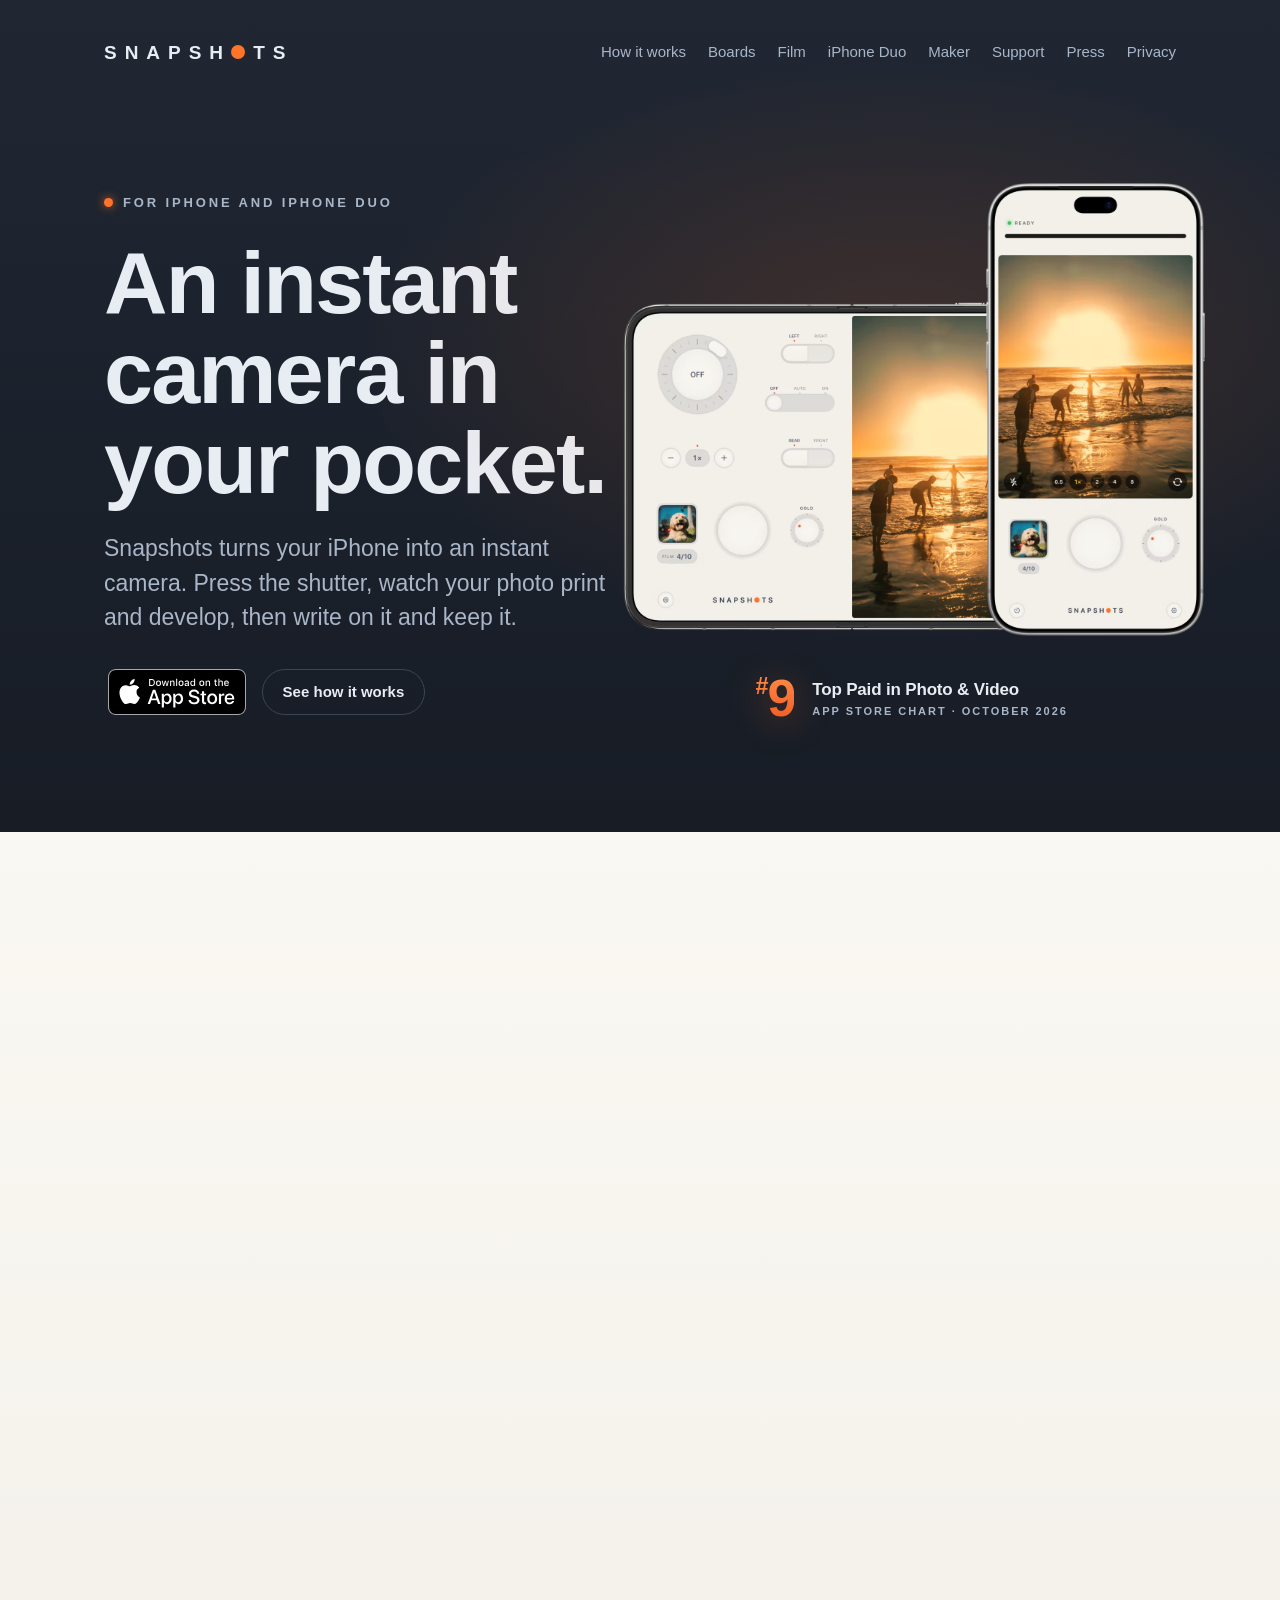
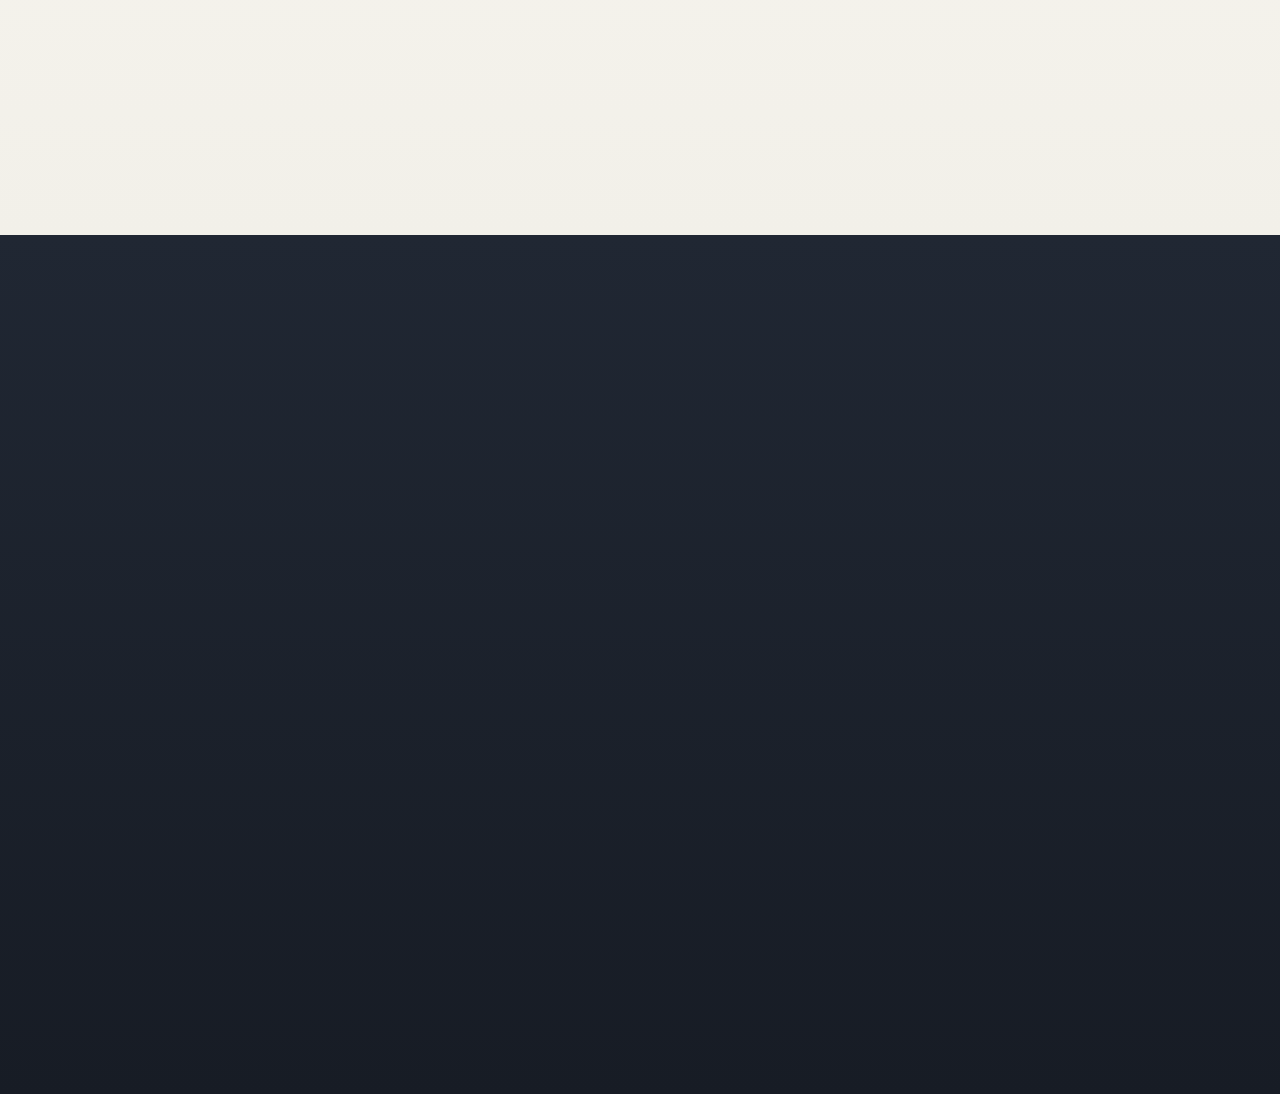
<file: index.html>
<!doctype html>
<html lang="en">
<head>
  <meta charset="utf-8">
  <title>Snapshots: Instant Film Camera</title>
  <link rel="icon" href="icons/favicon.svg" type="image/svg+xml">
  <link rel="icon" href="icons/favicon-32.png" type="image/png" sizes="32x32">
  <link rel="icon" href="icons/favicon-192.png" type="image/png" sizes="192x192">
  <link rel="apple-touch-icon" href="icons/apple-touch-icon.png">
  <link rel="canonical" href="https://cocktail5555.github.io/snapshots/app/">
  <meta http-equiv="refresh" content="0; url=app/">
</head>
<body>
<p><a href="app/">Snapshots: Instant Film Camera</a></p>
</body>
</html>
</file>
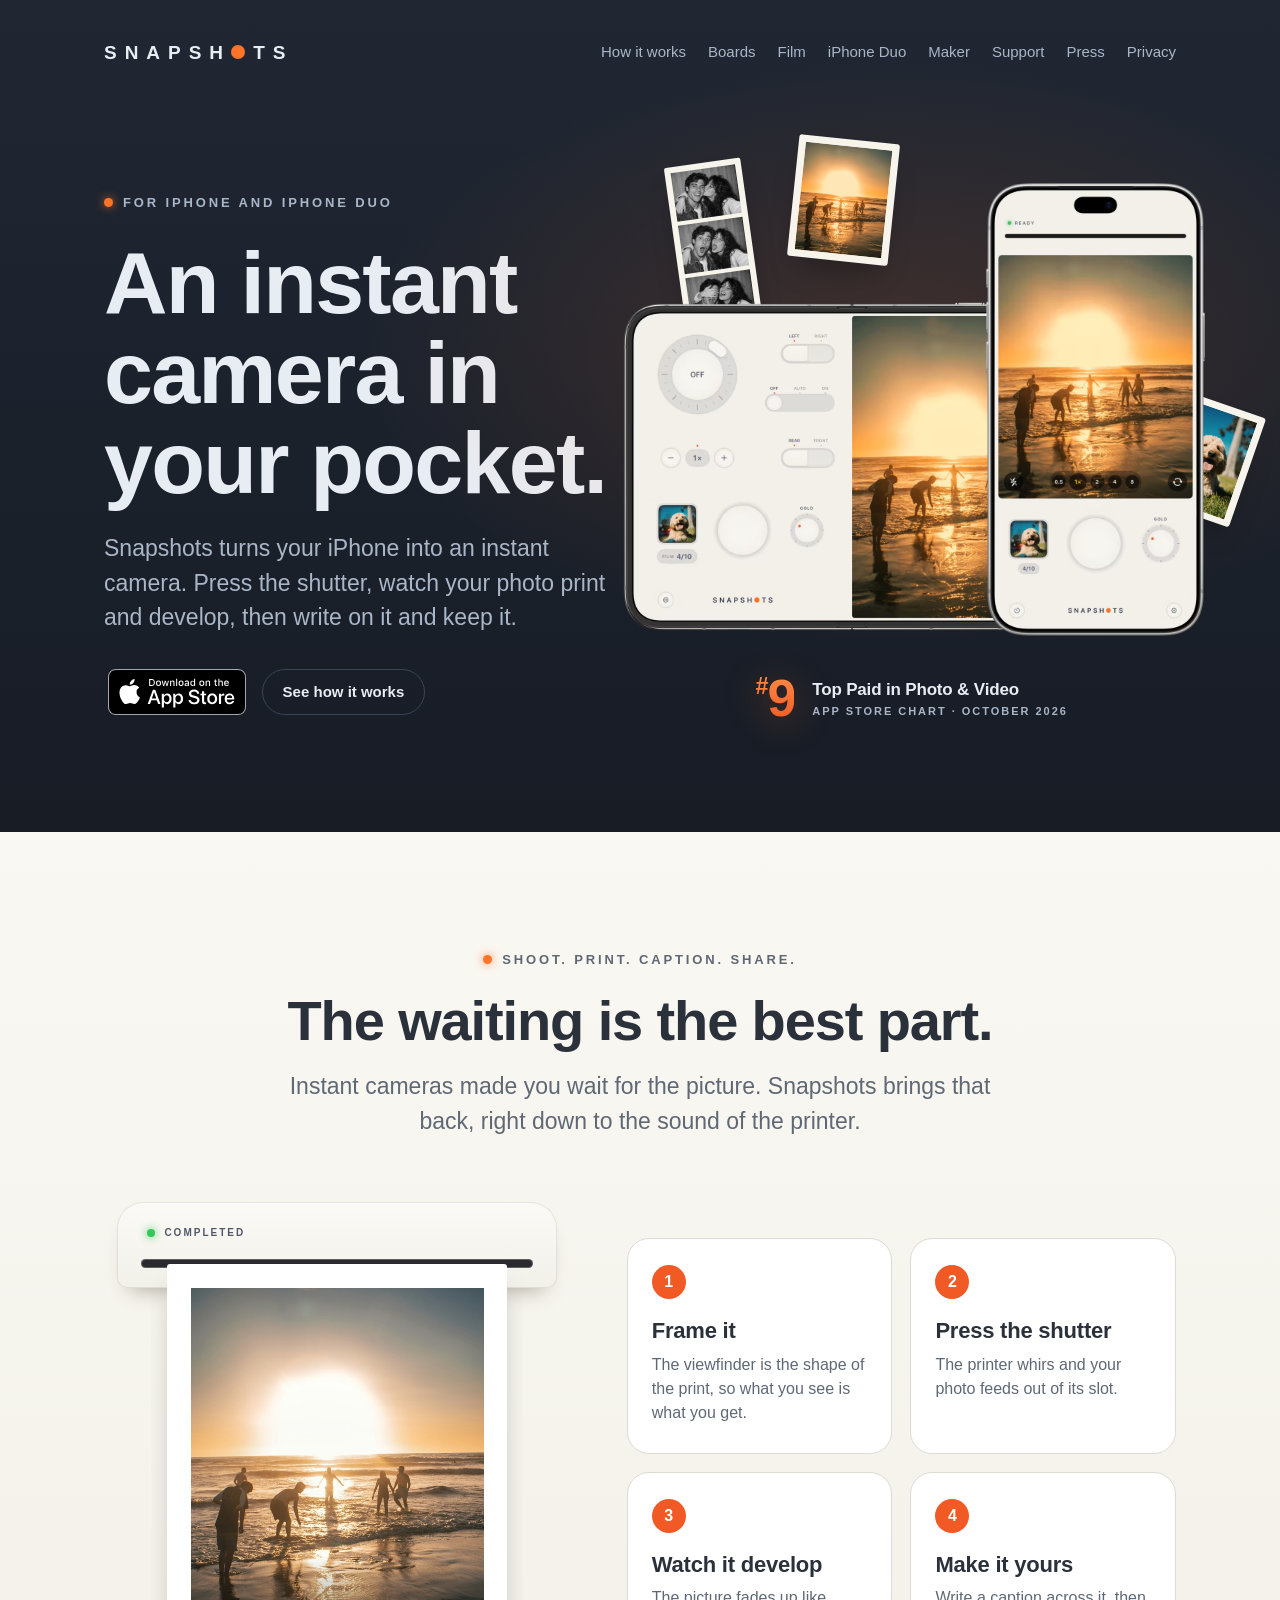
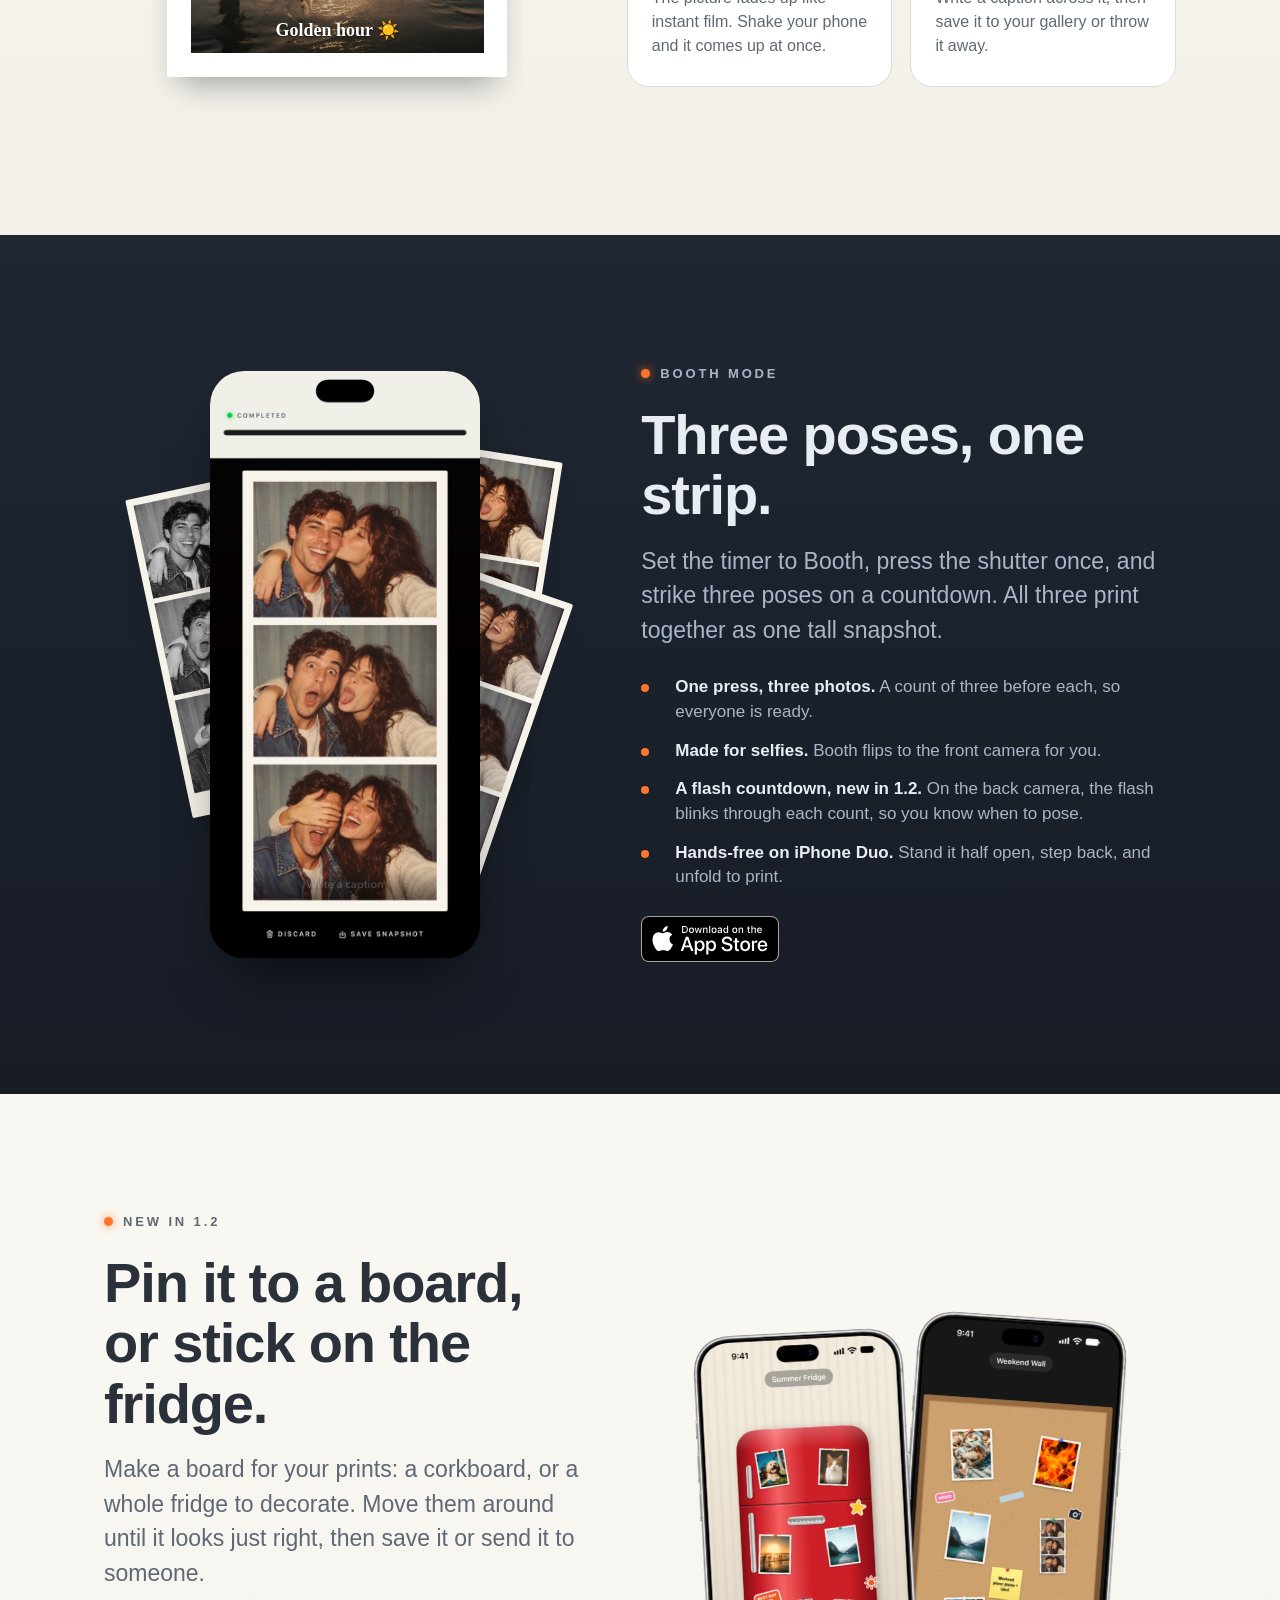
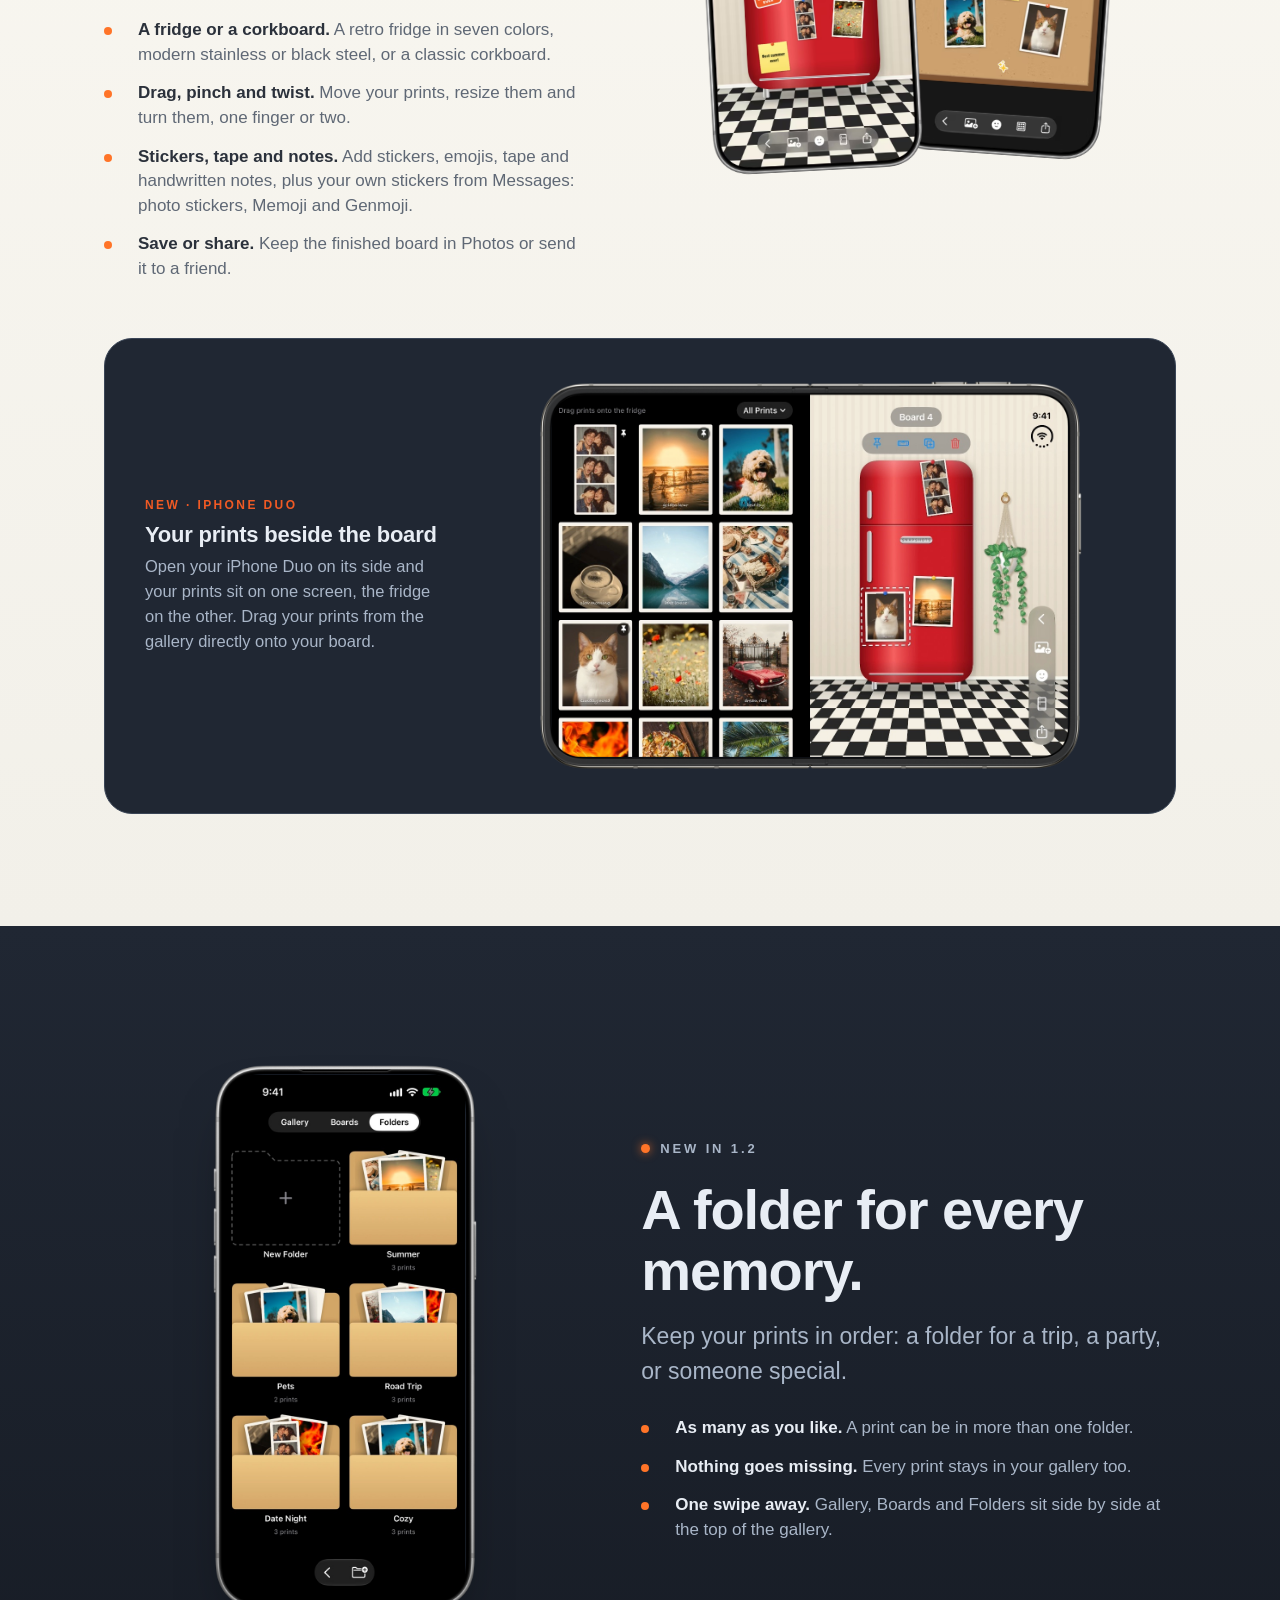
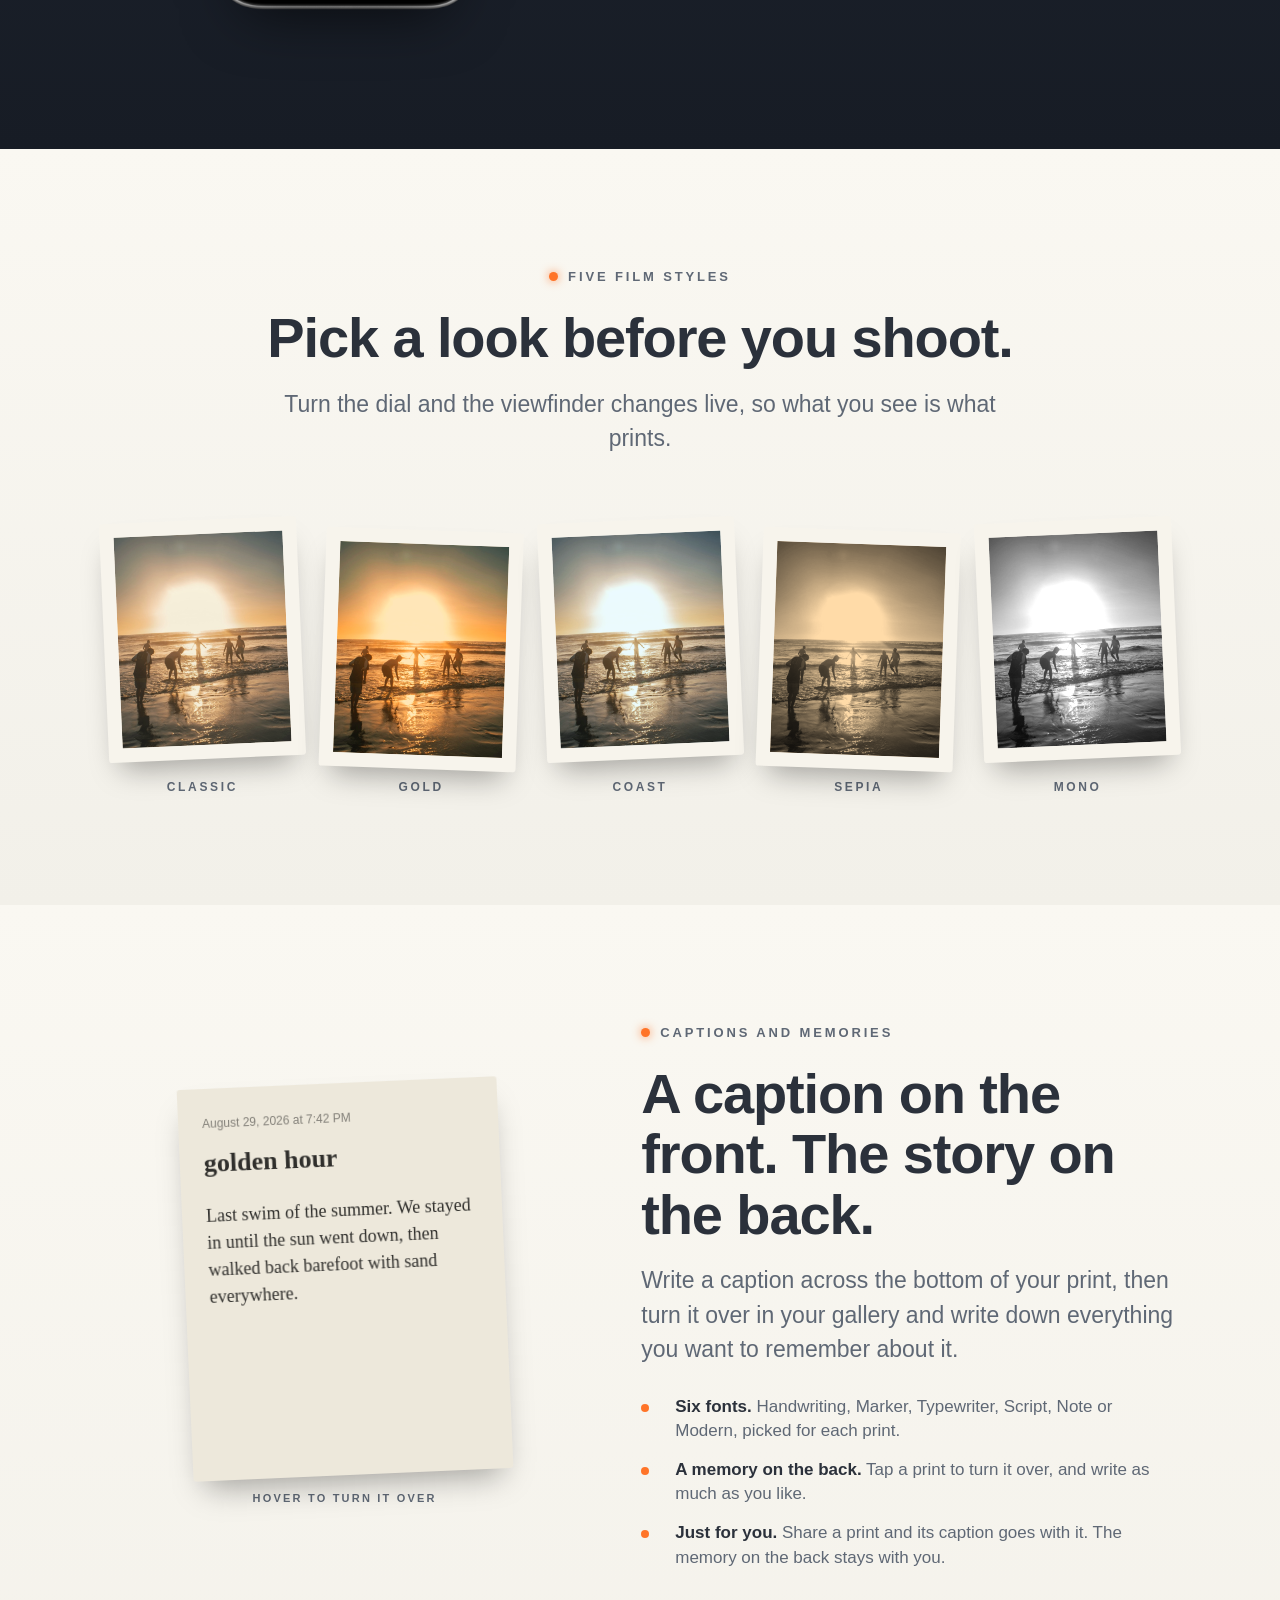
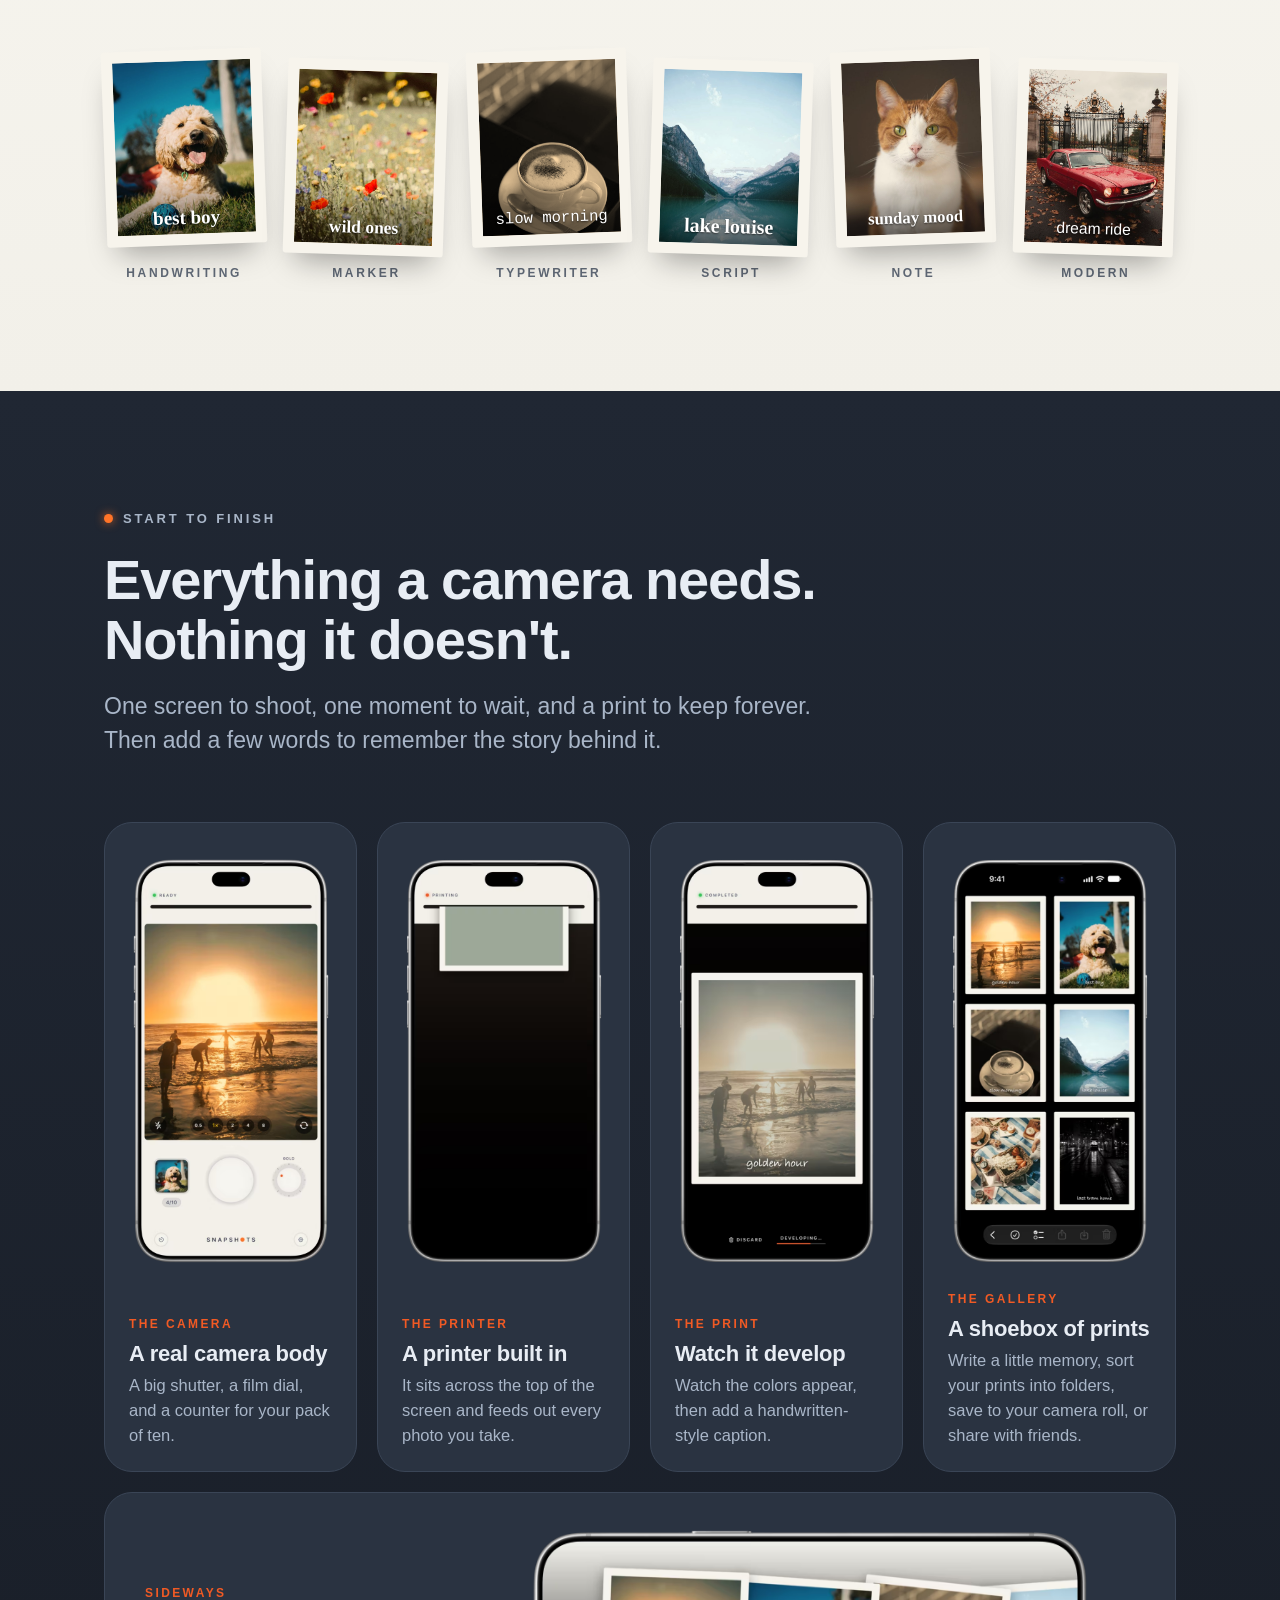
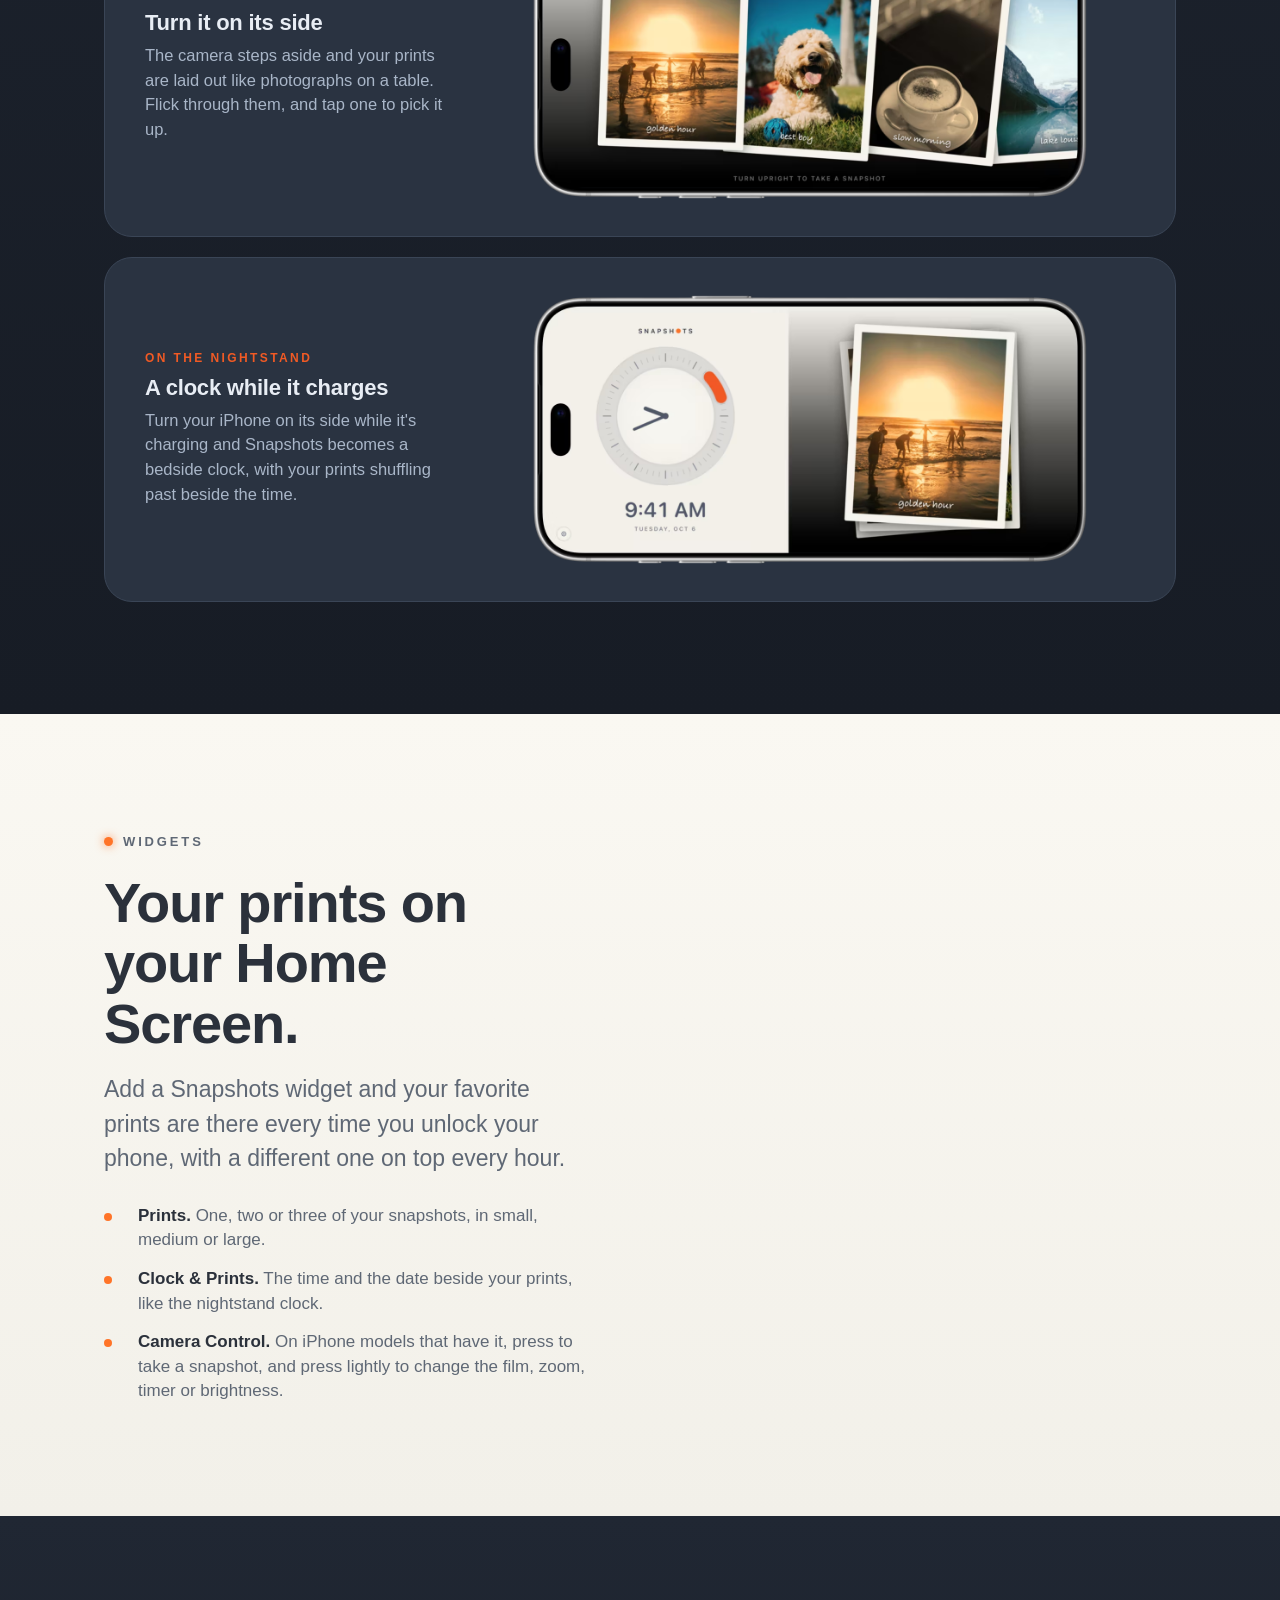
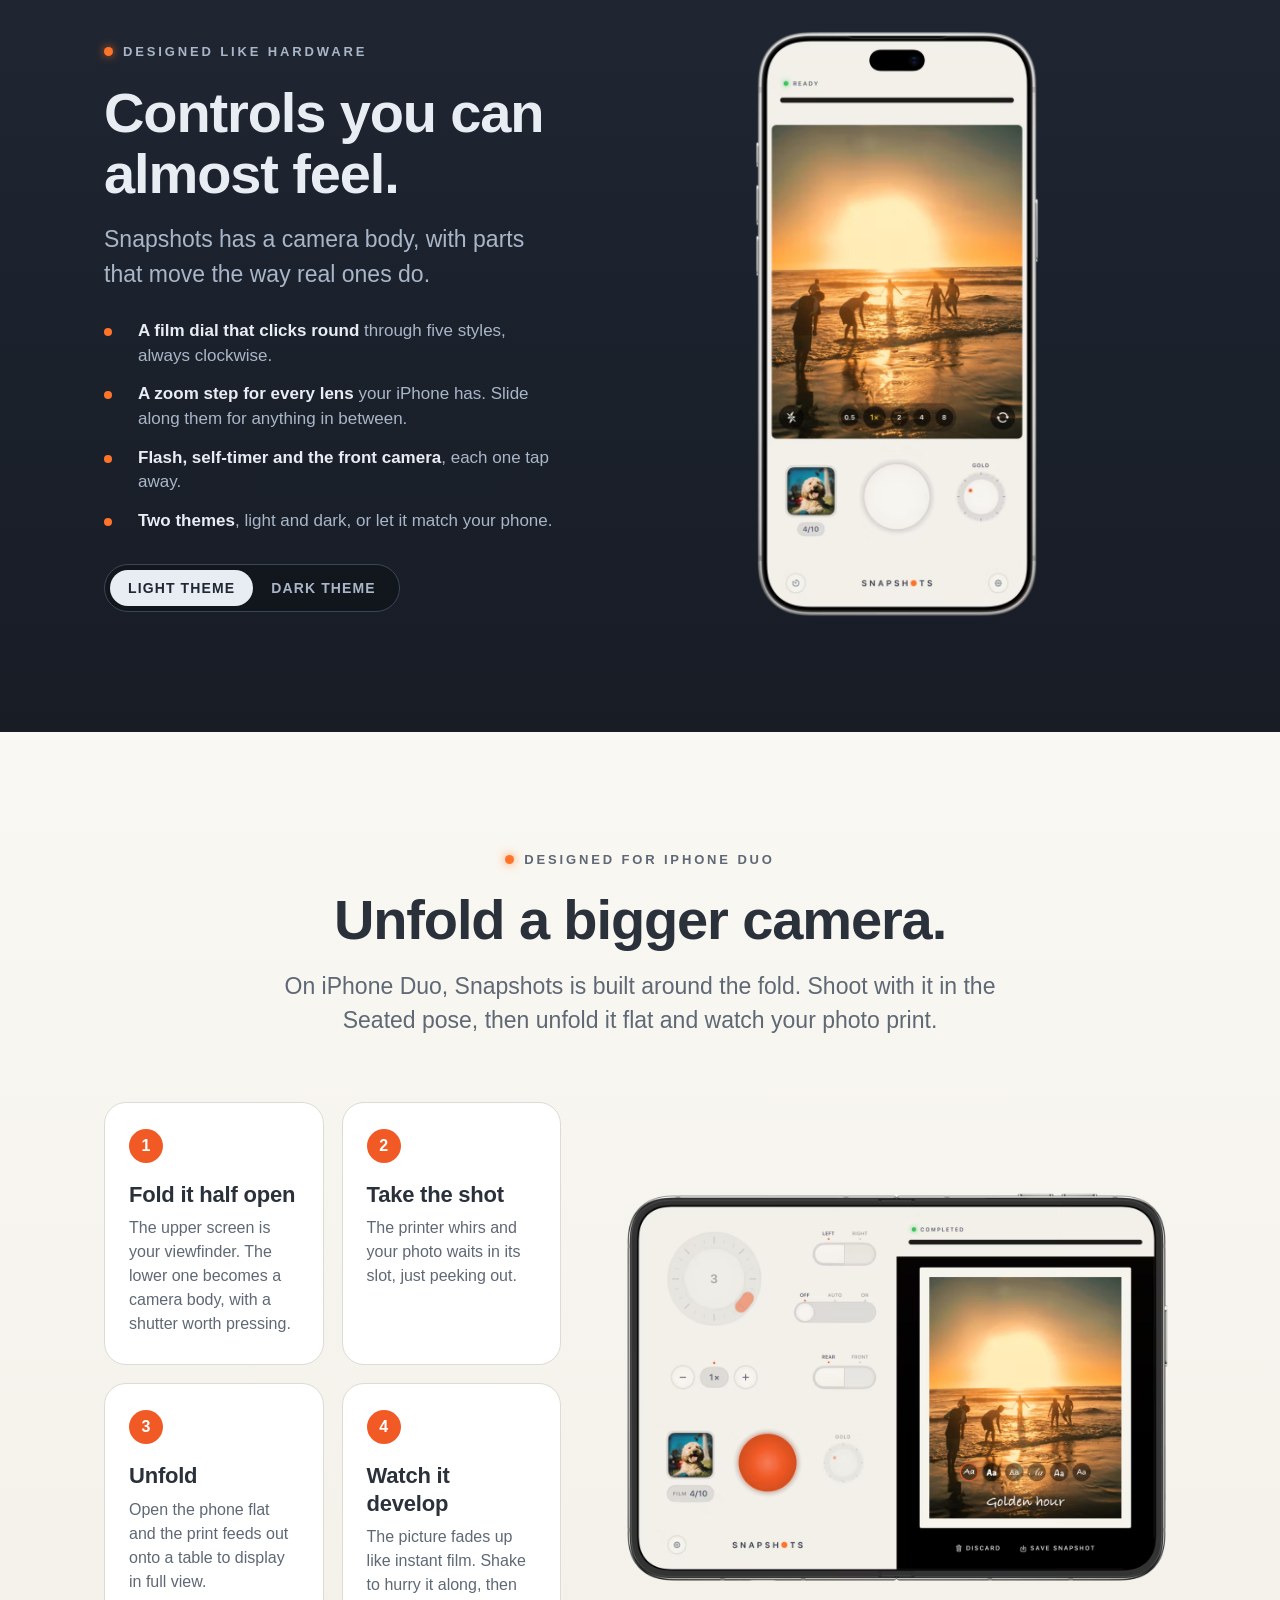
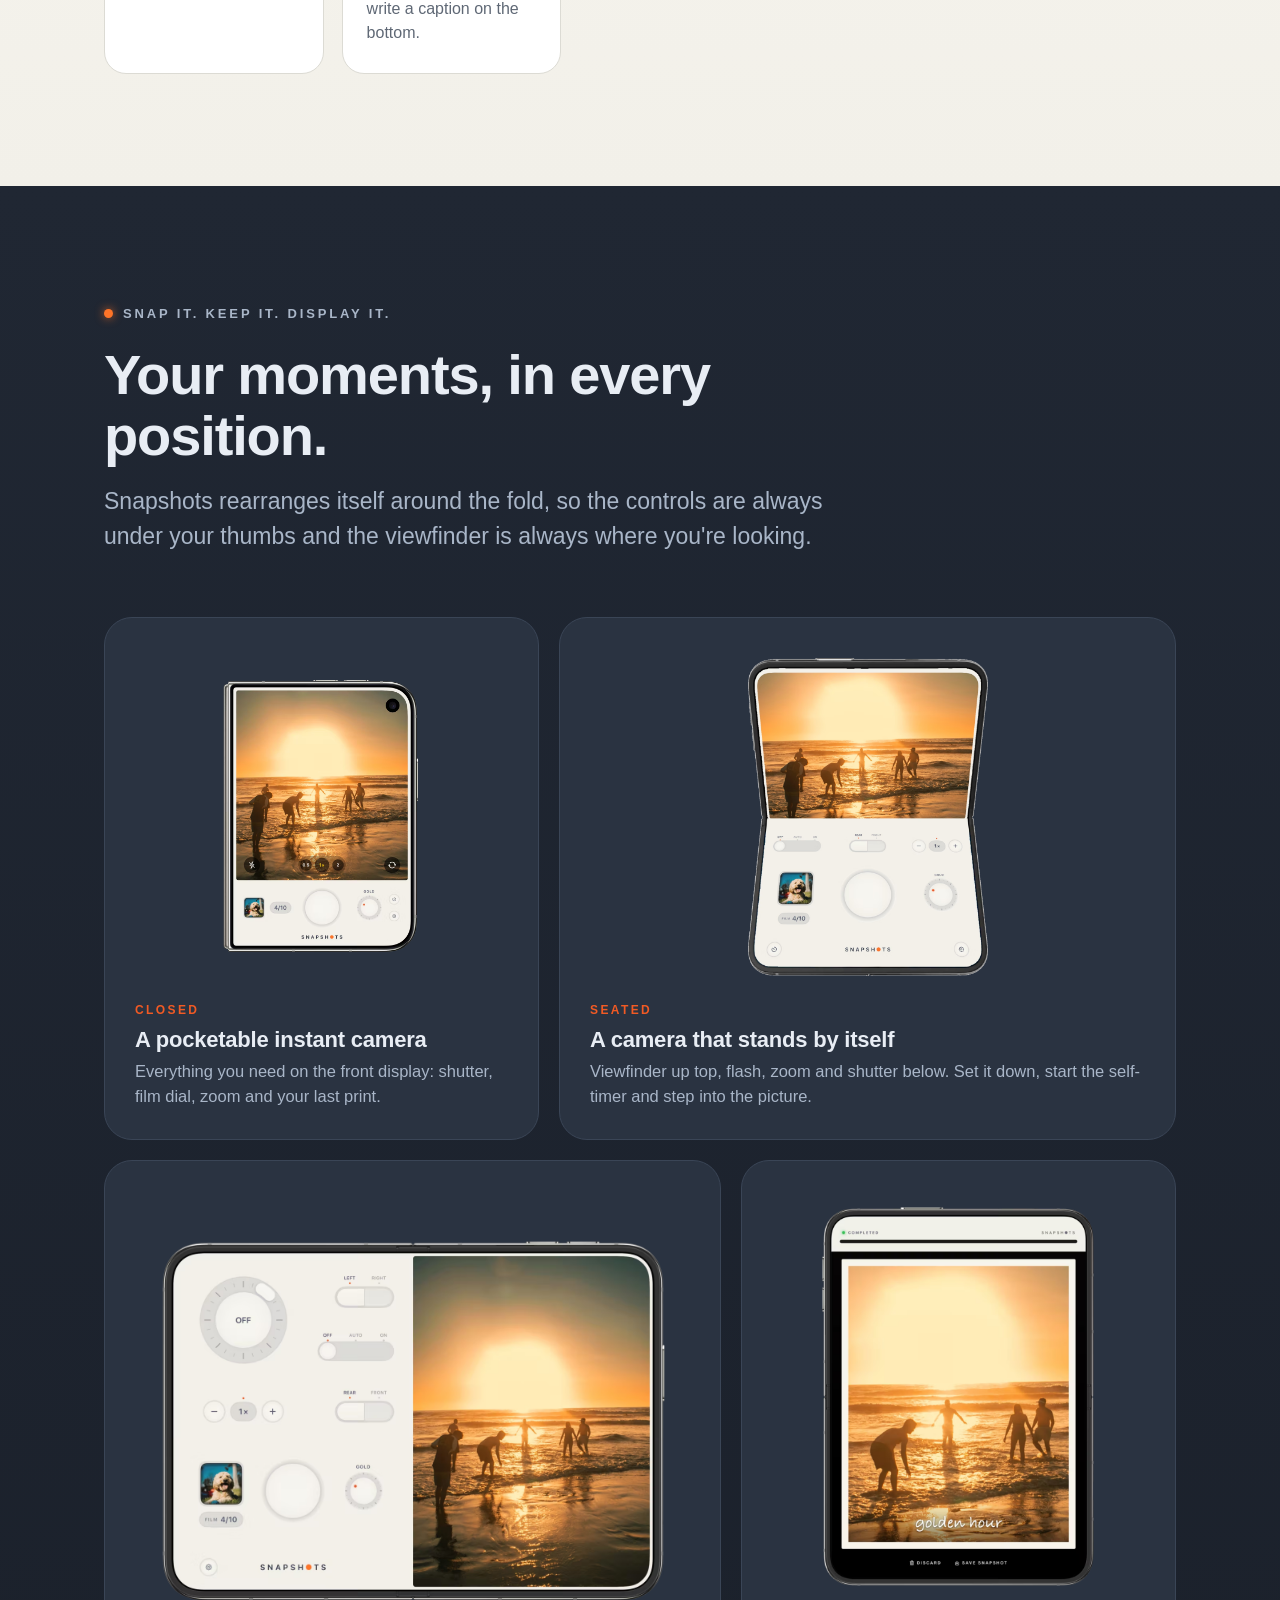
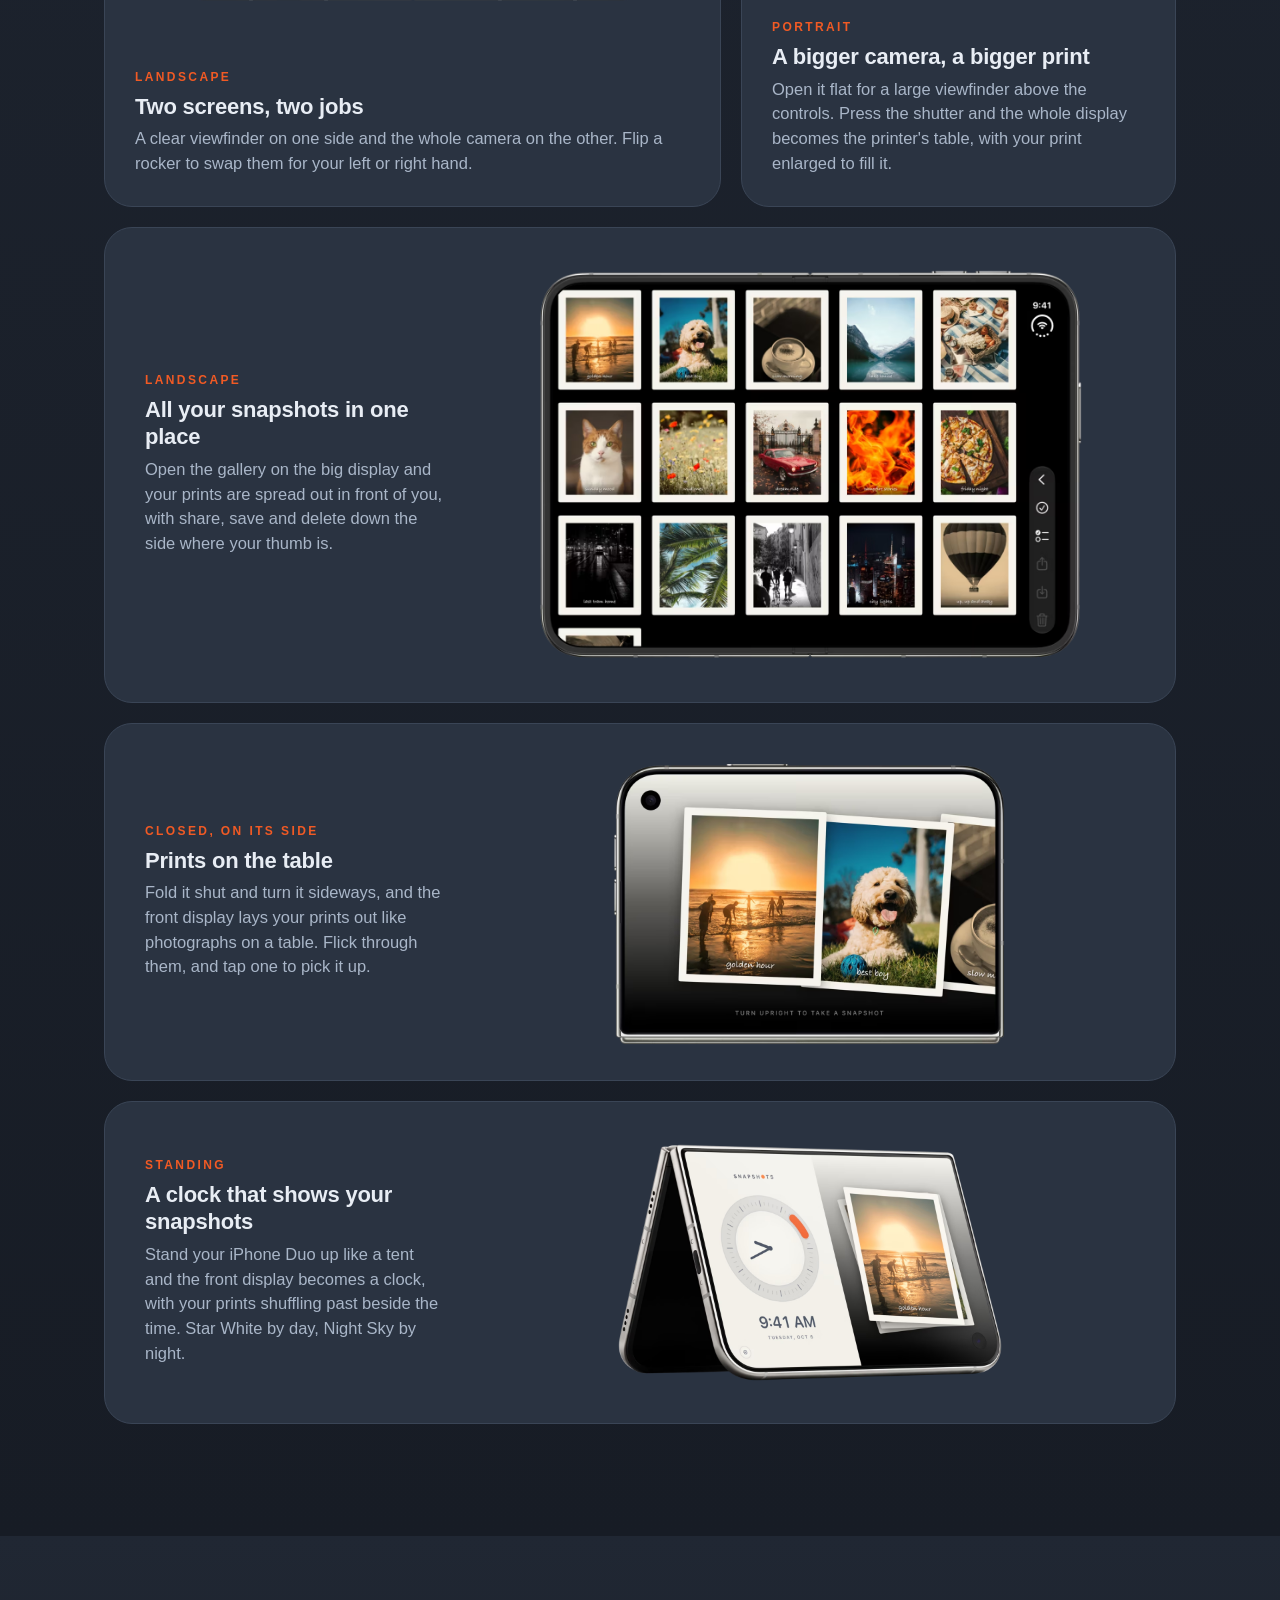
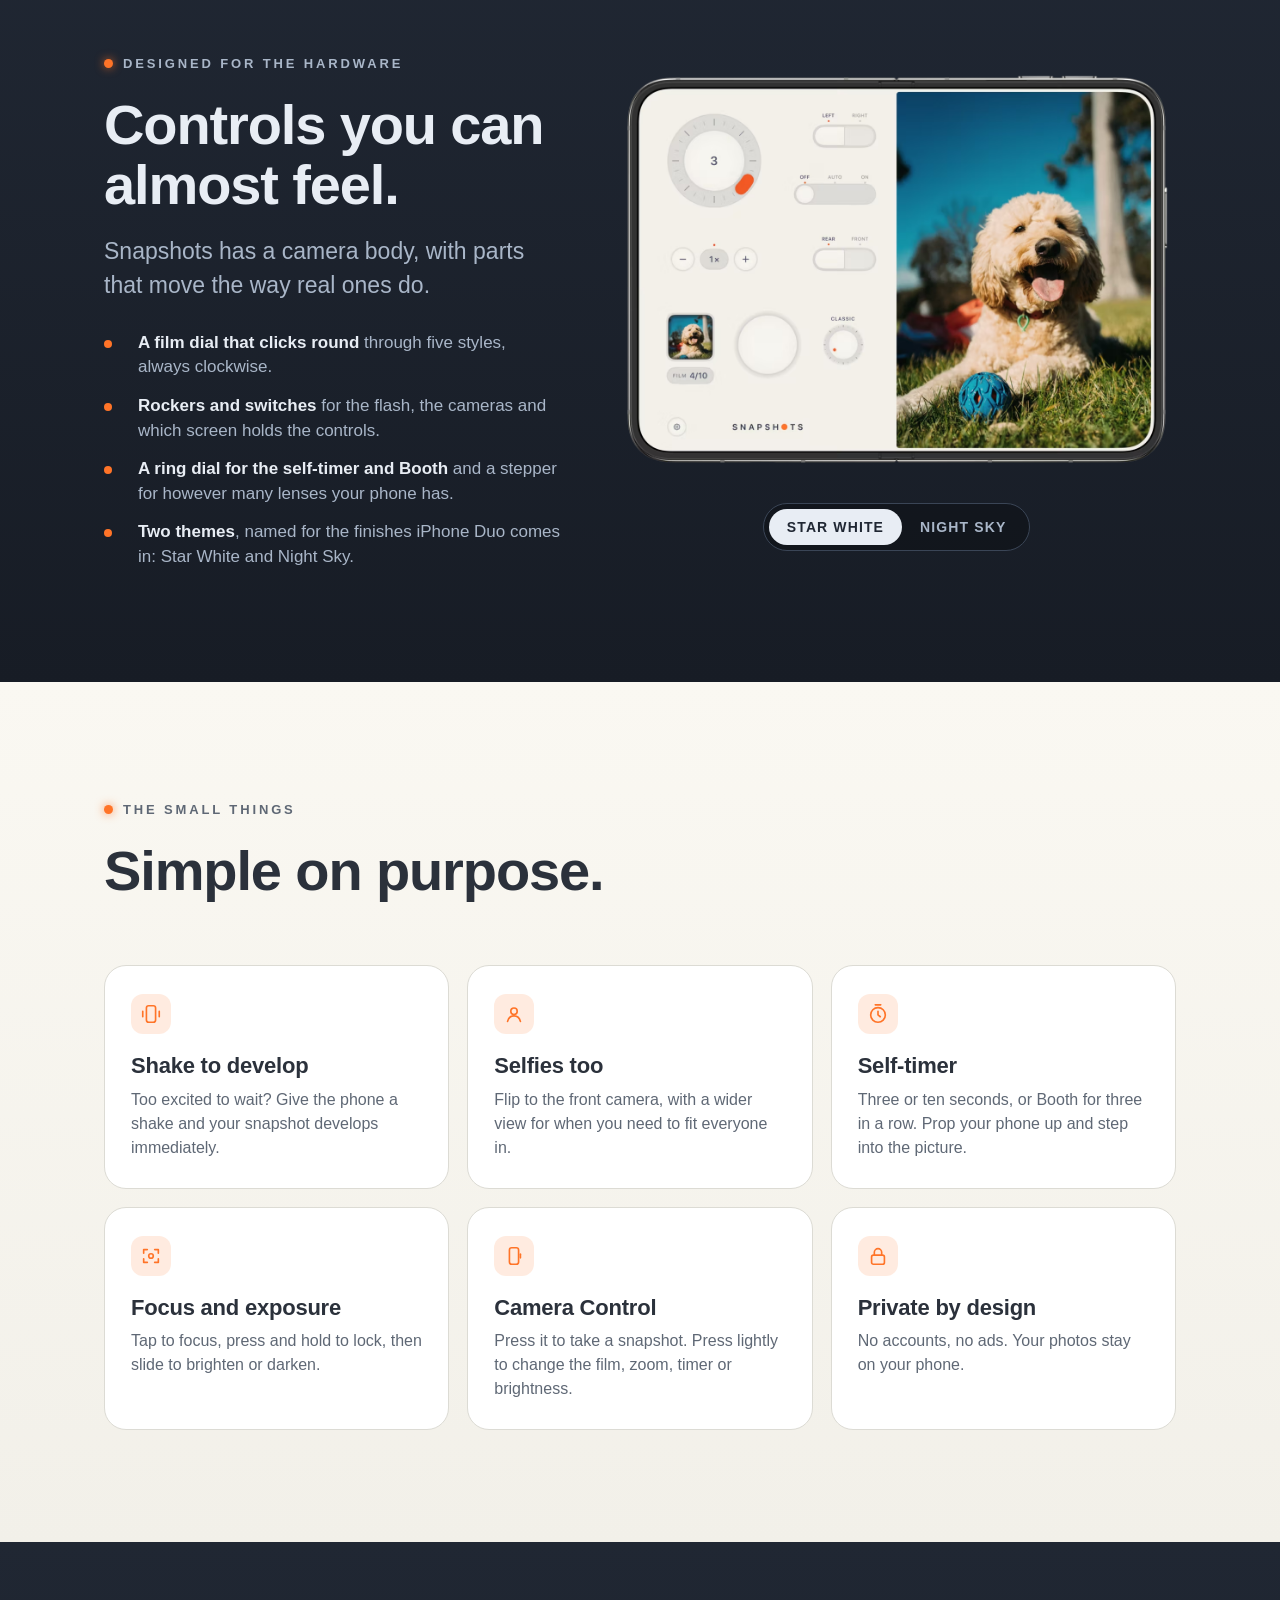
<file: app/index.html>
<!doctype html>
<html lang="en">
<head>
  <meta charset="utf-8">
  <meta name="viewport" content="width=device-width, initial-scale=1">
  <title>Snapshots: Instant Film Camera</title>
  <link rel="icon" href="../icons/favicon.svg" type="image/svg+xml">
  <link rel="icon" href="../icons/favicon-32.png" type="image/png" sizes="32x32">
  <link rel="icon" href="../icons/favicon-192.png" type="image/png" sizes="192x192">
  <link rel="apple-touch-icon" href="../icons/apple-touch-icon.png">
  <meta name="description" content="Snapshots turns your iPhone into an instant camera. Press the shutter, watch your photo print and develop, then write on it, keep it, and pin it to a board or stick it on the fridge. Designed for iPhone Duo, too.">
  <meta name="theme-color" content="#202733">
  <meta property="og:type" content="website">
  <meta property="og:site_name" content="Snapshots">
  <meta property="og:title" content="Snapshots: Instant Film Camera">
  <meta property="og:description" content="An instant camera in your pocket. Press the shutter, watch your photo print and develop, then write on it, keep it, and stick it on the fridge. For iPhone and iPhone Duo.">
  <meta property="og:url" content="https://cocktail5555.github.io/snapshots/app/">
  <meta property="og:image" content="https://cocktail5555.github.io/snapshots/share.png?v=3">
  <meta property="og:image:width" content="2400">
  <meta property="og:image:height" content="1260">
  <meta property="og:image:alt" content="Snapshots on an iPhone and an iPhone Duo, under the words: An instant camera in your pocket.">
  <meta name="twitter:card" content="summary_large_image">
  <meta name="twitter:image" content="https://cocktail5555.github.io/snapshots/share.png?v=3">
  <link rel="canonical" href="https://cocktail5555.github.io/snapshots/app/">
  <link rel="stylesheet" href="../duo.css?v=20261101a">
  <style>
    /* New in 1.1: the widgets, in turn, beside the copy. */
    .widgets { position: relative; width: min(100%, 340px); aspect-ratio: 364 / 430; margin: 0 auto; }
    .widgets .w { position: absolute; inset: 0 0 40px; margin: 0; display: grid; place-items: center; opacity: 0; animation: widget-turn 17.5s infinite; }
    .widgets .w img { display: block; width: 100%; height: auto; filter: drop-shadow(0 16px 24px rgba(0, 0, 0, 0.25)); }
    .widgets .p-small img { width: 50%; margin: 0 auto; }
    .widgets figcaption { position: absolute; left: 0; right: 0; bottom: -32px; text-align: center; font-size: 11px; font-weight: 600; letter-spacing: 0.16em; text-transform: uppercase; color: var(--muted); }
    .widgets .w2 { animation-delay: 3.5s; } .widgets .w3 { animation-delay: 7s; } .widgets .w4 { animation-delay: 10.5s; } .widgets .w5 { animation-delay: 14s; }
    @keyframes widget-turn { 0% { opacity: 0; transform: translateX(20px); } 3% { opacity: 1; transform: none; } 17% { opacity: 1; transform: none; } 20% { opacity: 0; transform: translateX(-20px); } 100% { opacity: 0; } }
    @media (prefers-reduced-motion: reduce) { .widgets .w { animation: none; } .widgets .w1 { opacity: 1; } }
    /* Captions and memories: the back of a print beside the copy, then a print in each font. */
    .memory-back { box-sizing: border-box; width: min(100%, 320px); aspect-ratio: 4 / 4.9; display: flex; flex-direction: column; gap: 14px; padding: 26px 24px; background: #EDE8DB; color: rgba(0, 0, 0, 0.8); border-radius: 3px; box-shadow: 0 18px 30px -12px rgba(0, 0, 0, 0.35); transform: rotate(-2.5deg); }
    .memory-back time { font-size: 12px; color: rgba(0, 0, 0, 0.45); }
    .memory-back .cap { font-size: 26px; line-height: 1.2; }
    .memory-back p { margin: 10px 0 0; font: 400 18px/1.5 "New York", "Iowan Old Style", Georgia, serif; }
    /* The print shows its back; hover (or tap) turns it over to the photo and its caption. */
    .flip { width: min(100%, 320px); aspect-ratio: 4 / 4.9; perspective: 1400px; transform: rotate(-2.5deg); cursor: pointer; outline: none; }
    .flip-inner { position: relative; width: 100%; height: 100%; transform-style: preserve-3d; transition: transform 0.8s cubic-bezier(0.3, 0.1, 0.2, 1); }
    @media (hover: hover) { .flip:hover .flip-inner { transform: rotateY(180deg); } }
    .flip.turned .flip-inner { transform: rotateY(180deg); }
    .flip .face { position: absolute; inset: 0; -webkit-backface-visibility: hidden; backface-visibility: hidden; }
    .flip .memory-back { width: 100%; height: 100%; transform: none; }
    .flip .front { transform: rotateY(180deg); box-sizing: border-box; }
    .flip .front .photo img { display: block; width: 100%; aspect-ratio: 4 / 5; object-fit: cover; }
    .flip .front .photo span { font-size: 24px; }
    .flip-hint { margin-top: 18px; font: 600 11px/1 var(--round); letter-spacing: 0.2em; text-transform: uppercase; color: var(--muted); text-align: center; }
    .flip-hint .by-tap { display: none; }
    @media (hover: none) { .flip-hint .by-hover { display: none; } .flip-hint .by-tap { display: inline; } }
    .flip:focus-visible { outline: 2px solid var(--orange-deep); outline-offset: 6px; }
    @media (prefers-reduced-motion: reduce) { .flip-inner { transition: none; } }
    .font-row { display: grid; grid-template-columns: repeat(6, minmax(0, 1fr)); gap: 22px; align-items: start; margin-top: 80px; }
    .font-row figure { margin: 0; }
    .font-row figure:nth-child(odd) .print { transform: rotate(-2deg); }
    .font-row figure:nth-child(even) .print { transform: rotate(1.8deg) translateY(10px); }
    .font-row figure:hover .print { transform: rotate(0) scale(1.04); }
    .font-row .photo img { display: block; width: 100%; height: auto; }
    .font-row .print .photo span { font-size: calc(clamp(14px, 1.5vw, 19px) * var(--s, 1)); }
    .font-row figcaption { text-align: center; margin-top: 22px; font: 600 12px/1 var(--round); letter-spacing: 0.22em; text-transform: uppercase; color: var(--muted); }
    #captions .cap.hand { font-family: "Bradley Hand", "Segoe Print", cursive; font-weight: 700; --s: 1; }
    #captions .cap.marker { font-family: "Marker Felt", "Comic Sans MS", fantasy; font-weight: 700; --s: 0.92; }
    #captions .cap.typewriter { font-family: "American Typewriter", "Courier New", monospace; font-weight: 400; --s: 0.82; }
    #captions .cap.script { font-family: "Snell Roundhand", "Brush Script MT", cursive; font-weight: 700; --s: 1.05; }
    #captions .cap.note { font-family: "Noteworthy", "Segoe Print", cursive; font-weight: 700; --s: 0.88; }
    #captions .cap.modern { font-family: "Avenir Next", "Segoe UI", sans-serif; font-weight: 500; --s: 0.82; }
    @media (max-width: 980px) { .font-row { grid-template-columns: repeat(3, minmax(0, 1fr)); row-gap: 40px; } }
    @media (max-width: 560px) { .font-row { grid-template-columns: repeat(2, minmax(0, 1fr)); margin-top: 56px; } .memory-back, .flip { width: min(100%, 280px); } .memory-back p { font-size: 16.5px; } }
    /* New in 1.2: two phones on a board, one behind the other. */
    .board-pair { position: relative; width: min(100%, 420px); aspect-ratio: 1 / 1.1; margin: 0 auto; }
    .board-pair .device.mock { position: absolute; width: 52%; }
    .board-pair .front { left: 0; bottom: 0; z-index: 2; transform: rotate(-3deg); }
    .board-pair .back { right: 0; top: 0; z-index: 1; transform: rotate(4deg); }
    #boards .pose.across { margin-top: 56px; }
    /* The Duo board clip: the screen recording, with Apple's bezel laid over it, on a navy card. */
    .pose.navy { --card: var(--night); --ink: var(--night-ink); --muted: var(--night-muted); --line: var(--night-line); color: var(--night-ink); }
    .duo-clip { position: relative; }
    .duo-clip video { position: absolute; left: 3.88%; top: 5.34%; width: 92.25%; height: 89.36%; object-fit: cover; border-radius: 3%; background: #000; }
    .duo-clip .bezel { position: relative; display: block; width: 100%; height: auto; pointer-events: none; }
    .folders-art .iphone-clip { width: min(100%, 270px); margin: 0 auto; }
    .iphone-clip video { left: 5.1%; top: 2.2%; width: 89.8%; height: 95.6%; border-radius: 12% / 5.6%; }
    @media (max-width: 560px) { .board-pair { width: min(100%, 330px); } #boards .pose.across { margin-top: 40px; } }
    /* The chart position, under the hero's buttons. */
    .chart-rank { display: inline-flex; align-items: center; gap: 18px; margin-top: 30px; padding-top: 26px; border-top: 1px solid var(--line); }
    .chart-rank .rank { font: 800 clamp(40px, 4.4vw, 52px)/0.9 var(--round); letter-spacing: -0.04em; background: linear-gradient(180deg, #FF8A45, var(--orange-deep)); -webkit-background-clip: text; background-clip: text; color: transparent; filter: drop-shadow(0 6px 18px rgba(255, 116, 40, 0.35)); }
    .chart-rank .rank sup { font-size: 0.45em; vertical-align: 0.95em; margin-right: 0.04em; }
    .chart-rank .rank-text { display: grid; gap: 6px; }
    .chart-rank strong { font: 700 clamp(15px, 1.4vw, 17px)/1.2 var(--round); color: var(--ink); letter-spacing: -0.01em; }
    .chart-rank small { font: 600 11px/1 var(--round); letter-spacing: 0.18em; text-transform: uppercase; color: var(--muted); white-space: nowrap; }
    .chart-rank .rank-text { text-align: left; }
    @media (max-width: 420px) { .chart-rank { gap: 14px; } .chart-rank small { font-size: 10.5px; letter-spacing: 0.14em; } }
    /* On a wide screen it sits centred under the phones; on a narrow one, under the buttons. */
    .hero-art { display: grid; justify-items: center; }
    .chart-rank-art { margin-top: 6px; border-top: 0; padding-top: 0; }
    @media (min-width: 901px) { .chart-rank-copy { display: none; } }
    @media (max-width: 900px) { .chart-rank-art { display: none; } }
    /* In the spotlight: the chart position, with the chart itself beside it. */
    .spotlight .wrap { display: grid; grid-template-columns: minmax(0, 1fr) minmax(0, 1.05fr); gap: 64px; align-items: center; }
    .spotlight h2 { margin: 18px 0 22px; }
    .spotlight h2 em { font-style: normal; color: var(--orange-deep); }
    .spotlight .store-badge img { height: 54px; }
    .spotlight .actions { margin-top: 30px; }
    .spotlight .rank-note { margin: 18px 0 0; font: 600 12px/1.4 var(--round); letter-spacing: 0.16em; text-transform: uppercase; color: var(--muted); }
    .spotlight .rank-note b { color: var(--orange-deep); font-weight: 700; }
    .chart-card { position: relative; margin: 0; padding: 22px 22px 16px; border-radius: 30px; background: linear-gradient(180deg, #232A35, #161B23); box-shadow: 0 40px 80px -30px rgba(23, 27, 35, 0.55), 0 0 0 1px rgba(255, 255, 255, 0.04) inset; }
    .chart-card .bar { display: flex; align-items: center; gap: 12px; margin: 0 4px 16px; font: 600 11px/1 var(--round); letter-spacing: 0.2em; text-transform: uppercase; color: #A9B6C8; }
    .chart-card .bar::before { content: ""; width: 8px; height: 8px; border-radius: 50%; background: var(--orange); box-shadow: 0 0 10px rgba(255, 116, 40, 0.8); }
    .chart-card .bar span { flex: 1; height: 1px; background: rgba(255, 255, 255, 0.1); }
    .chart-card img { display: block; width: 100%; height: auto; border-radius: 16px; }
    .chart-card figcaption { margin: 14px 4px 0; font-size: 12px; color: #8C97A8; }
    .chart-card .closer { position: absolute; right: 36px; bottom: 54px; display: inline-flex; align-items: center; gap: 8px; padding: 10px 16px; border: 0; border-radius: 12px; background: #F7F5EE; color: #2B313B; font: 600 13px/1 var(--round); box-shadow: 0 10px 24px -8px rgba(0, 0, 0, 0.5); cursor: zoom-in; }
    .chart-card .closer svg { width: 14px; height: 14px; fill: none; stroke: currentColor; stroke-width: 2; stroke-linecap: round; }
    .chart-zoom { padding: 0; border: 0; border-radius: 18px; background: #161B23; max-width: min(92vw, 900px); max-height: 92vh; }
    .chart-zoom::backdrop { background: rgba(10, 12, 16, 0.75); }
    .chart-zoom img { display: block; max-width: 100%; max-height: 92vh; width: auto; height: auto; }
    .chart-zoom form { position: absolute; top: 10px; right: 10px; margin: 0; }
    .chart-zoom button { border: 0; border-radius: 999px; width: 34px; height: 34px; background: rgba(0, 0, 0, 0.55); color: #fff; font-size: 18px; cursor: pointer; }
    @media (max-width: 900px) { .spotlight .wrap { grid-template-columns: 1fr; gap: 40px; } .chart-card .closer { right: 30px; bottom: 50px; } }
    @media (max-width: 560px) { .spotlight .rank-note { font-size: 10.5px; letter-spacing: 0.12em; } .chart-card { padding: 16px 14px 12px; border-radius: 24px; } .chart-card .bar { font-size: 9.5px; letter-spacing: 0.14em; white-space: nowrap; gap: 8px; } .chart-card .closer { right: 22px; bottom: 42px; padding: 8px 12px; font-size: 12px; } }
    /* The other apps a little softened, so Snapshots' tile (row 2, column 4 of the chart) stands out. */
    .chart-card .shot, .chart-zoom .shot { position: relative; }
    .chart-card .soft, .chart-zoom .soft { filter: blur(1px) saturate(0.75) brightness(0.8); }
    .chart-card .sharp, .chart-zoom .sharp { position: absolute; inset: 0; clip-path: inset(26.5% 20.8% 56.3% 60.5% round 2.2%); }

    /* The hero: Booth strips and prints, only ever behind the two phones. They fade in, one after another, and stay put. */
    .hero-pair { position: relative; }
    .hero-pair .device.mock.hero-iphone { width: 38%; justify-self: end; z-index: 2; }
    .hero-pair .device.mock.hero-duo { width: 80%; justify-self: start; z-index: 1; }
    .hero-prints { position: absolute; inset: 0 0 30px; z-index: 0; pointer-events: none; }
    .hp { position: absolute; width: var(--w); left: var(--l); top: var(--t); animation: hp-fade 3s ease var(--in) both; }
    .hp .print, .hp .hstrip { transform: rotate(var(--r)); }
    .hp .print { padding: 7%; }
    .hp .print .photo img { display: block; width: 100%; aspect-ratio: 4 / 5; object-fit: cover; }
    .hstrip { display: flex; flex-direction: column; gap: 4px; padding: 6px; background: var(--paper); border-radius: 2px; box-shadow: 0 18px 30px -14px rgba(0, 0, 0, 0.5); }
    .hstrip img { display: block; width: 100%; aspect-ratio: 4 / 3; object-fit: cover; }
    .hstrip.mono img { filter: grayscale(1) contrast(1.12); }
    @keyframes hp-fade { from { opacity: 0; } to { opacity: 1; } }
    /* Where each one sits, as a share of the phones' frame. */
    .hp.a { --w: 13%; --l: 10%;  --t: -4%;  --r: -8deg; --in: 0.5s; }
    .hp.b { --w: 17%; --l: 30%;  --t: -9%;  --r: 6deg;  --in: 1.5s; }
    .hp.c { --w: 16%; --l: 91%;  --t: 48%;  --r: 19deg; --in: 2.5s; }
    @media (max-width: 560px) { .hp.c { display: none; } .hp.a { --w: 15%; --l: 8%; --t: 2%; } .hp.b { --w: 20%; --l: 29%; --t: -2%; } }
    @media (prefers-reduced-motion: reduce) { .hp { animation: none; } }
    /* Reviews: quoted from the App Store as written, shortened only where a sentence is left out. */
    .rating { display: inline-flex; align-items: center; gap: 16px; margin-top: 8px; }
    .rating .score { font: 800 clamp(40px, 4.4vw, 52px)/0.9 var(--round); letter-spacing: -0.04em; color: var(--ink); }
    .rating .rating-text { display: grid; gap: 6px; text-align: left; }
    .rating small { font: 600 11px/1 var(--round); letter-spacing: 0.18em; text-transform: uppercase; color: var(--muted); white-space: nowrap; }
    .stars { color: var(--orange-deep); font-size: 17px; letter-spacing: 0.12em; line-height: 1; }
    .reviews { columns: 3; column-gap: 18px; }
    .review { break-inside: avoid; margin: 0 0 18px; background: var(--card); border: 1px solid var(--line); border-radius: 22px; padding: 26px 26px 24px; }
    .review h3 { font-size: 19px; margin: 14px 0 8px; }
    .review blockquote { margin: 0; color: var(--muted); font-size: 16px; line-height: 1.55; }
    .review figcaption { margin-top: 16px; font: 600 13px/1 var(--round); color: var(--ink); }
    .reviews-more { margin-top: 26px; text-align: center; }
    @media (max-width: 980px) { .reviews { columns: 2; } }
    /* On a phone, one row to swipe through. */
    @media (max-width: 560px) {
      .reviews { columns: auto; display: flex; gap: 14px; overflow-x: auto; scroll-snap-type: x mandatory; align-items: flex-start; margin: 0 -16px; padding: 0 16px 8px; scrollbar-width: none; }
      .reviews::-webkit-scrollbar { display: none; }
      .review { flex: 0 0 84%; margin: 0; scroll-snap-align: center; }
      .rating small { font-size: 10.5px; letter-spacing: 0.14em; }
    }
  </style>
<!-- X conversion tracking base code -->
<script>
!function(e,t,n,s,u,a){e.twq||(s=e.twq=function(){s.exe?s.exe.apply(s,arguments):s.queue.push(arguments);
},s.version='1.1',s.queue=[],u=t.createElement(n),u.async=!0,u.src='https://static.ads-twitter.com/uwt.js',
a=t.getElementsByTagName(n)[0],a.parentNode.insertBefore(u,a))}(window,document,'script');
twq('config','rhuu8');
</script>
<!-- End X conversion tracking base code -->
<!-- X conversion tracking event code: a click on any App Store link counts as a conversion. The
     App Store opens a moment later, so the event has time to send. -->
<script>
document.addEventListener('click', function (e) {
  var a = e.target.closest && e.target.closest('a[href^="https://apps.apple.com/"]');
  if (!a) return;
  twq('event', 'tw-rhuu8-rhuum', {
    conversion_id: null // unique ID for deduplication (e.g. order id '1a2b3c')
  });
  if (e.defaultPrevented || e.button !== 0 || e.metaKey || e.ctrlKey || e.shiftKey || e.altKey || a.target === '_blank') return;
  e.preventDefault();
  setTimeout(function () { location.href = a.href; }, 300);
});
</script>
<!-- End X conversion tracking event code -->
</head>
<body>

<nav>
  <div class="wrap">
    <a class="wordmark" href="./" aria-label="Snapshots">SNAPSH<span class="o"></span>TS</a>
    <div class="links">
      <a href="#how">How it works</a>
      <a href="#boards">Boards</a>
      <a href="#films">Film</a>
      <a href="#duo">iPhone Duo</a>
      <a href="#maker">Maker</a>
      <a href="../support/">Support</a>
      <a href="../press/">Press</a>
      <a href="../privacy/">Privacy</a>
    </div>
  </div>
</nav>

<section class="hero night">
  <div class="wrap">
    <div class="copy">
      <span class="eyebrow">For iPhone and iPhone Duo</span>
      <h1>An instant camera in your pocket.</h1>
      <p class="lead">Snapshots turns your iPhone into an instant camera. Press the shutter, watch your photo print and develop, then write on it and keep it.</p>
      <div class="actions">
        <a class="store-badge" href="https://apps.apple.com/app/id6818673560" aria-label="Download Snapshots on the App Store"><img src="badges/download-on-the-app-store.svg" width="160" height="53" alt="Download on the App Store"></a>
        <a class="pill ghost" href="#how">See how it works</a>
      </div>
      <div class="chart-rank chart-rank-copy" role="note" aria-label="Number 9 Top Paid in Photo and Video, App Store chart, October 2026">
        <span class="rank" aria-hidden="true"><sup>#</sup>9</span>
        <span class="rank-text" aria-hidden="true"><strong>Top Paid in Photo &amp; Video</strong><small>App Store chart · October 2026</small></span>
      </div>
    </div>
    <div class="hero-art">
      <figure class="hero-pair">
        <div class="hero-prints back" aria-hidden="true">
          <div class="hp a"><div class="hstrip mono"><img src="booth-1.jpg" alt=""><img src="booth-2.jpg" alt=""><img src="booth-3.jpg" alt=""></div></div>
          <div class="hp b"><div class="print gold"><div class="photo"><img src="photo.jpg" alt=""></div></div></div>
          <div class="hp c"><div class="print classic"><div class="photo"><img src="fonts/best-boy.jpg" alt=""></div></div></div>
        </div>
        <div class="device mock hero-iphone"><picture><source srcset="m/camera-hero.avif?v=4" type="image/avif"><img src="m/camera-hero.png?v=4" width="600" height="1224" alt="Snapshots on an iPhone: the camera."></picture></div>
        <div class="device mock hero-duo"><picture><source srcset="../duo/m/landscape.avif?v=5" type="image/avif"><img src="../duo/m/landscape.png?v=5" width="1300" height="944" alt="Snapshots on an iPhone Duo open in Landscape: viewfinder on one screen, camera controls on the other."></picture></div>
      </figure>
        <div class="chart-rank chart-rank-art" role="note" aria-label="Number 9 Top Paid in Photo and Video, App Store chart, October 2026">
        <span class="rank" aria-hidden="true"><sup>#</sup>9</span>
        <span class="rank-text" aria-hidden="true"><strong>Top Paid in Photo &amp; Video</strong><small>App Store chart · October 2026</small></span>
      </div>
    </div>
  </div>
</section>

<section class="white" id="how">
  <div class="wrap">
    <div class="head center reveal">
      <span class="eyebrow">Shoot. Print. Caption. Share.</span>
      <h2>The waiting is the best part.</h2>
      <p class="lead">Instant cameras made you wait for the picture. Snapshots brings that back, right down to the sound of the printer.</p>
    </div>
    <div class="how-cols">
      <figure class="printer reveal" aria-label="The Snapshots printer, with a print feeding out of its slot.">
        <div class="edge"><span class="status"><b>PRINTING</b><b>COMPLETED</b></span><span class="slot"></span></div>
        <div class="feed"><div class="print"><div class="photo"><img src="photo.jpg" alt="" loading="lazy"><span aria-hidden="true"><i style="--n:0">G</i><i style="--n:1">o</i><i style="--n:2">l</i><i style="--n:3">d</i><i style="--n:4">e</i><i style="--n:5">n</i> <i style="--n:7">h</i><i style="--n:8">o</i><i style="--n:9">u</i><i style="--n:10">r</i> <i style="--n:12">☀️</i></span></div></div></div>
      </figure>
      <div class="steps reveal">
        <div class="step">
          <h3>Frame it</h3>
          <p>The viewfinder is the shape of the print, so what you see is what you get.</p>
        </div>
        <div class="step">
          <h3>Press the shutter</h3>
          <p>The printer whirs and your photo feeds out of its slot.</p>
        </div>
        <div class="step">
          <h3>Watch it develop</h3>
          <p>The picture fades up like instant film. Shake your phone and it comes up at once.</p>
        </div>
        <div class="step">
          <h3>Make it yours</h3>
          <p>Write a caption across it, then save it to your gallery or throw it away.</p>
        </div>
      </div>
    </div>
  </div>
</section>

<section class="night" id="booth">
  <div class="wrap">
    <div class="booth-row reveal">
      <figure class="booth-art">
        <div class="strips" aria-hidden="true">
          <div class="strip s1 mono"><img src="booth-1.jpg" alt="" loading="lazy"><img src="booth-2.jpg" alt="" loading="lazy"><img src="booth-3.jpg" alt="" loading="lazy"></div>
          <div class="strip s2 gold"><img src="booth-2.jpg" alt="" loading="lazy"><img src="booth-3.jpg" alt="" loading="lazy"><img src="booth-1.jpg" alt="" loading="lazy"></div>
          <div class="strip s3 classic"><img src="booth-3.jpg" alt="" loading="lazy"><img src="booth-1.jpg" alt="" loading="lazy"><img src="booth-2.jpg" alt="" loading="lazy"></div>
        </div>
        <video autoplay muted loop playsinline preload="metadata" poster="booth-poster.jpg" aria-label="Booth in use: a countdown before each of three selfies of two friends, then the three printing and developing together as one tall snapshot.">
          <source src="booth.mp4?v=2" type="video/mp4">
        </video>
      </figure>
      <div class="booth-text">
        <span class="eyebrow">Booth Mode</span>
        <h2 style="margin: 18px 0">Three poses, one strip.</h2>
        <p class="lead">Set the timer to Booth, press the shutter once, and strike three poses on a countdown. All three print together as one tall snapshot.</p>
        <ul class="list">
          <li><span><strong>One press, three photos.</strong> A count of three before each, so everyone is ready.</span></li>
          <li><span><strong>Made for selfies.</strong> Booth flips to the front camera for you.</span></li>
          <li><span><strong>A flash countdown, new in 1.2.</strong> On the back camera, the flash blinks through each count, so you know when to pose.</span></li>
          <li><span><strong>Hands-free on iPhone Duo.</strong> Stand it half open, step back, and unfold to print.</span></li>
        </ul>
        <a class="store-badge booth-badge" href="https://apps.apple.com/app/id6818673560" aria-label="Download Snapshots on the App Store"><img src="badges/download-on-the-app-store.svg" width="160" height="53" alt="Download on the App Store" loading="lazy"></a>
      </div>
    </div>
  </div>
</section>

<section class="white" id="boards">
  <div class="wrap">
    <div class="booth-row reveal">
      <div class="booth-text">
        <span class="eyebrow">New in 1.2</span>
        <h2 style="margin: 18px 0">Pin it to a board, or stick on the fridge.</h2>
        <p class="lead">Make a board for your prints: a corkboard, or a whole fridge to decorate. Move them around until it looks just right, then save it or send it to someone.</p>
        <ul class="list">
          <li><span><strong>A fridge or a corkboard.</strong> A retro fridge in seven colors, modern stainless or black steel, or a classic corkboard.</span></li>
          <li><span><strong>Drag, pinch and twist.</strong> Move your prints, resize them and turn them, one finger or two.</span></li>
          <li><span><strong>Stickers, tape and notes.</strong> Add stickers, emojis, tape and handwritten notes, plus your own stickers from Messages: photo stickers, Memoji and Genmoji.</span></li>
          <li><span><strong>Save or share.</strong> Keep the finished board in Photos or send it to a friend.</span></li>
        </ul>
      </div>
      <figure class="booth-art">
        <div class="board-pair">
          <div class="device mock back"><picture><source srcset="m/board-cork.avif?v=1" type="image/avif"><img src="m/board-cork.png?v=1" width="560" height="1142" alt="A corkboard in Snapshots with prints pinned to it." loading="lazy"></picture></div>
          <div class="device mock front"><picture><source srcset="m/board-fridge.avif?v=1" type="image/avif"><img src="m/board-fridge.png?v=1" width="560" height="1142" alt="A red retro fridge in Snapshots, decorated with prints, stickers and notes." loading="lazy"></picture></div>
        </div>
      </figure>
    </div>
    <article class="pose across reveal navy">
      <div class="words">
        <div class="tag">New · iPhone Duo</div>
        <h3>Your prints beside the board</h3>
        <p>Open your iPhone Duo on its side and your prints sit on one screen, the fridge on the other. Drag your prints from the gallery directly onto your board.</p>
      </div>
      <div class="art"><div class="device mock duo-clip"><video autoplay muted loop playsinline preload="metadata" width="1200" height="844" poster="../duo/board-poster.jpg?v=3" aria-label="Snapshots on an iPhone Duo open on its side: three prints dragged one after another from the left screen onto a red fridge on the right."><source src="../duo/board.mp4?v=3" type="video/mp4"></video><img class="bezel" src="../duo/m/bezel-landscape.png?v=1" width="1300" height="944" alt="" loading="lazy"></div></div>
    </article>
  </div>
</section>

<section class="night" id="folders">
  <div class="wrap">
    <div class="booth-row reveal">
      <figure class="booth-art folders-art">
        <div class="device mock duo-clip iphone-clip"><video autoplay muted loop playsinline preload="metadata" poster="folders-poster.jpg?v=1" aria-label="The Folders tab in Snapshots on an iPhone: the Road Trip folder is tapped, its front falls open and its prints come out to fill the screen."><source src="folders.mp4?v=1" type="video/mp4"></video><img class="bezel" src="m/bezel-iphone.png?v=1" width="735" height="1500" alt="" aria-hidden="true"></div>
      </figure>
      <div class="booth-text">
        <span class="eyebrow">New in 1.2</span>
        <h2 style="margin: 18px 0">A folder for every memory.</h2>
        <p class="lead">Keep your prints in order: a folder for a trip, a party, or someone special.</p>
        <ul class="list">
          <li><span><strong>As many as you like.</strong> A print can be in more than one folder.</span></li>
          <li><span><strong>Nothing goes missing.</strong> Every print stays in your gallery too.</span></li>
          <li><span><strong>One swipe away.</strong> Gallery, Boards and Folders sit side by side at the top of the gallery.</span></li>
        </ul>
      </div>
    </div>
  </div>
</section>

<section class="white" id="films">
  <div class="wrap">
    <div class="head center reveal">
      <span class="eyebrow">Five film styles</span>
      <h2>Pick a look before you shoot.</h2>
      <p class="lead">Turn the dial and the viewfinder changes live, so what you see is what prints.</p>
    </div>
    <div class="films reveal">
      <figure class="classic"><div class="print"><div class="photo"><img src="photo.jpg" alt="A beach at sunset in the Classic film style." loading="lazy"></div></div><figcaption>CLASSIC</figcaption></figure>
      <figure class="gold"><div class="print"><div class="photo"><img src="photo.jpg" alt="The same photo in the Gold film style, warmer and richer." loading="lazy"></div></div><figcaption>GOLD</figcaption></figure>
      <figure class="coast"><div class="print"><div class="photo"><img src="photo.jpg" alt="The same photo in the Coast film style, cooler." loading="lazy"></div></div><figcaption>COAST</figcaption></figure>
      <figure class="sepia"><div class="print"><div class="photo"><img src="photo.jpg" alt="The same photo in the Sepia film style, brown-toned." loading="lazy"></div></div><figcaption>SEPIA</figcaption></figure>
      <figure class="mono"><div class="print"><div class="photo"><img src="photo.jpg" alt="The same photo in the Mono film style, black and white." loading="lazy"></div></div><figcaption>MONO</figcaption></figure>
    </div>
  </div>
</section>

<section class="white" id="captions">
  <div class="wrap">
    <div class="booth-row reveal">
      <figure class="booth-art">
        <div class="flip" tabindex="0" role="button" aria-pressed="false" aria-label="A print shown from the back, with its date, caption and memory. Hover or tap to turn it over to the photo.">
          <div class="flip-inner">
            <div class="memory-back face">
              <time datetime="2026-08-29T19:42">August 29, 2026 at 7:42 PM</time>
              <span class="cap hand">golden hour</span>
              <p>Last swim of the summer. We stayed in until the sun went down, then walked back barefoot with sand everywhere.</p>
            </div>
            <div class="print front face"><div class="photo"><img src="photo.jpg" alt="Friends in the sea at sunset, captioned golden hour with a sun emoji." loading="lazy"><span class="cap hand">golden hour ☀️</span></div></div>
          </div>
        </div>
        <figcaption class="flip-hint"><span class="by-hover">Hover to turn it over</span><span class="by-tap">Tap to turn it over</span></figcaption>
      </figure>
      <div class="booth-text">
        <span class="eyebrow">Captions and memories</span>
        <h2 style="margin: 18px 0">A caption on the front. The story on the back.</h2>
        <p class="lead">Write a caption across the bottom of your print, then turn it over in your gallery and write down everything you want to remember about it.</p>
        <ul class="list">
          <li><span><strong>Six fonts.</strong> Handwriting, Marker, Typewriter, Script, Note or Modern, picked for each print.</span></li>
          <li><span><strong>A memory on the back.</strong> Tap a print to turn it over, and write as much as you like.</span></li>
          <li><span><strong>Just for you.</strong> Share a print and its caption goes with it. The memory on the back stays with you.</span></li>
        </ul>
      </div>
    </div>
    <div class="font-row reveal">
      <figure class="classic"><div class="print"><div class="photo"><img src="fonts/best-boy.jpg" alt="A dog on the grass, captioned best boy in Handwriting." loading="lazy"><span class="cap hand">best boy</span></div></div><figcaption>Handwriting</figcaption></figure>
      <figure class="gold"><div class="print"><div class="photo"><img src="fonts/wild-ones.jpg" alt="Wildflowers, captioned wild ones in Marker." loading="lazy"><span class="cap marker">wild ones</span></div></div><figcaption>Marker</figcaption></figure>
      <figure class="sepia"><div class="print"><div class="photo"><img src="fonts/slow-morning.jpg" alt="A cappuccino, captioned slow morning in Typewriter." loading="lazy"><span class="cap typewriter">slow morning</span></div></div><figcaption>Typewriter</figcaption></figure>
      <figure class="coast"><div class="print"><div class="photo"><img src="fonts/lake-louise.jpg" alt="A mountain lake, captioned lake louise in Script." loading="lazy"><span class="cap script">lake louise</span></div></div><figcaption>Script</figcaption></figure>
      <figure class="classic"><div class="print"><div class="photo"><img src="fonts/sunday-mood.jpg" alt="A cat, captioned sunday mood in Note." loading="lazy"><span class="cap note">sunday mood</span></div></div><figcaption>Note</figcaption></figure>
      <figure class="classic"><div class="print"><div class="photo"><img src="fonts/dream-ride.jpg" alt="A red car by iron gates, captioned dream ride in Modern." loading="lazy"><span class="cap modern">dream ride</span></div></div><figcaption>Modern</figcaption></figure>
    </div>
  </div>
</section>

<section class="night" id="screens">
  <div class="wrap">
    <div class="head reveal">
      <span class="eyebrow">Start to finish</span>
      <h2>Everything a camera needs. Nothing it doesn't.</h2>
      <p class="lead">One screen to shoot, one moment to wait, and a print to keep forever. Then add a few words to remember the story behind it.</p>
    </div>
    <div class="poses">
      <article class="pose quarter reveal">
        <div class="art"><div class="device mock"><picture><source srcset="m/camera-light.avif?v=4" type="image/avif"><img src="m/camera-light.png?v=4" width="600" height="1224" alt="The Snapshots camera on an iPhone: viewfinder, shutter, film dial and film counter." loading="lazy"></picture></div></div>
        <div class="tag">The camera</div>
        <h3>A real camera body</h3>
        <p>A big shutter, a film dial, and a counter for your pack of ten.</p>
      </article>
      <article class="pose quarter reveal">
        <div class="art"><div class="device mock"><picture><source srcset="m/printing.avif?v=2" type="image/avif"><img src="m/printing.png?v=2" width="560" height="1142" alt="A print feeding out of the printer at the top of the screen." loading="lazy"></picture></div></div>
        <div class="tag">The printer</div>
        <h3>A printer built in</h3>
        <p>It sits across the top of the screen and feeds out every photo you take.</p>
      </article>
      <article class="pose quarter reveal">
        <div class="art"><div class="device mock"><picture><source srcset="m/developing.avif?v=3" type="image/avif"><img src="m/developing.png?v=3" width="560" height="1142" alt="A print part-way through developing, its colors still faint." loading="lazy"></picture></div></div>
        <div class="tag">The print</div>
        <h3>Watch it develop</h3>
        <p>Watch the colors appear, then add a handwritten-style caption.</p>
      </article>
      <article class="pose quarter reveal">
        <div class="art"><div class="device mock"><picture><source srcset="m/gallery.avif?v=3" type="image/avif"><img src="m/gallery.png?v=3" width="560" height="1142" alt="The Snapshots gallery: a grid of kept prints." loading="lazy"></picture></div></div>
        <div class="tag">The gallery</div>
        <h3>A shoebox of prints</h3>
        <p>Write a little memory, sort your prints into folders, save to your camera roll, or share with friends.</p>
      </article>
      <article class="pose across reveal">
        <div class="words">
          <div class="tag">Sideways</div>
          <h3>Turn it on its side</h3>
          <p>The camera steps aside and your prints are laid out like photographs on a table. Flick through them, and tap one to pick it up.</p>
        </div>
        <div class="art"><div class="device mock"><picture><source srcset="m/showcase.avif?v=2" type="image/avif"><img src="m/showcase.png?v=2" width="1300" height="638" alt="Snapshots on an iPhone turned sideways: prints laid out in an overlapping row." loading="lazy"></picture></div></div>
      </article>
      <article class="pose across reveal">
        <div class="words">
          <div class="tag">On the nightstand</div>
          <h3>A clock while it charges</h3>
          <p>Turn your iPhone on its side while it's charging and Snapshots becomes a bedside clock, with your prints shuffling past beside the time.</p>
        </div>
        <div class="art"><div class="device mock"><picture><source srcset="m/nightstand.avif?v=1" type="image/avif"><img src="m/nightstand.png?v=1" width="1300" height="638" alt="Snapshots on an iPhone on its side: a clock on the left and a small pile of prints on the right." loading="lazy"></picture></div></div>
      </article>
    </div>
  </div>
</section>

<section class="white" id="widgets">
  <div class="wrap">
    <div class="booth-row reveal">
      <div class="booth-text">
        <span class="eyebrow">Widgets</span>
        <h2 style="margin: 18px 0">Your prints on your Home Screen.</h2>
        <p class="lead">Add a Snapshots widget and your favorite prints are there every time you unlock your phone, with a different one on top every hour.</p>
        <ul class="list">
          <li><span><strong>Prints.</strong> One, two or three of your snapshots, in small, medium or large.</span></li>
          <li><span><strong>Clock &amp; Prints.</strong> The time and the date beside your prints, like the nightstand clock.</span></li>
          <li><span><strong>Camera Control.</strong> On iPhone models that have it, press to take a snapshot, and press lightly to change the film, zoom, timer or brightness.</span></li>
        </ul>
      </div>
      <figure class="booth-art">
        <div class="widgets" role="img" aria-label="The Snapshots widgets in turn: Clock and Prints in medium and large, and Prints in small, medium and large, each showing prints from the gallery.">
        <figure class="w w1 c-medium"><picture><source srcset="widgets/c-medium-dark.avif?v=2" media="(prefers-color-scheme: dark)"><img src="widgets/c-medium-light.avif?v=2" alt="" loading="lazy"></picture><figcaption>Clock &amp; Prints, medium</figcaption></figure>
        <figure class="w w2 c-large"><picture><source srcset="widgets/c-large-dark.avif?v=2" media="(prefers-color-scheme: dark)"><img src="widgets/c-large-light.avif?v=2" alt="" loading="lazy"></picture><figcaption>Clock &amp; Prints, large</figcaption></figure>
        <figure class="w w3 p-small"><picture><source srcset="widgets/p-small-dark.avif?v=2" media="(prefers-color-scheme: dark)"><img src="widgets/p-small-light.avif?v=2" alt="" loading="lazy"></picture><figcaption>Prints, small</figcaption></figure>
        <figure class="w w4 p-medium"><picture><source srcset="widgets/p-medium-dark.avif?v=2" media="(prefers-color-scheme: dark)"><img src="widgets/p-medium-light.avif?v=2" alt="" loading="lazy"></picture><figcaption>Prints, medium</figcaption></figure>
        <figure class="w w5 p-large"><picture><source srcset="widgets/p-large-dark.avif?v=2" media="(prefers-color-scheme: dark)"><img src="widgets/p-large-light.avif?v=2" alt="" loading="lazy"></picture><figcaption>Prints, large</figcaption></figure>
      </div>
      </figure>
    </div>
  </div>
</section>

<section class="night" id="finishes" data-finish="white">
  <div class="wrap finishes">
    <div class="reveal">
      <span class="eyebrow">Designed like hardware</span>
      <h2 style="margin: 18px 0">Controls you can almost feel.</h2>
      <p class="lead">Snapshots has a camera body, with parts that move the way real ones do.</p>
      <ul class="list">
        <li><span><strong>A film dial that clicks round</strong> through five styles, always clockwise.</span></li>
        <li><span><strong>A zoom step for every lens</strong> your iPhone has. Slide along them for anything in between.</span></li>
        <li><span><strong>Flash, self-timer and the front camera</strong>, each one tap away.</span></li>
        <li><span><strong>Two themes</strong>, light and dark, or let it match your phone.</span></li>
      </ul>
      <div class="toggle" role="group" aria-label="Theme">
        <button type="button" data-set="white" aria-pressed="true">LIGHT THEME</button>
        <button type="button" data-set="night" aria-pressed="false">DARK THEME</button>
      </div>
    </div>
    <div class="swap-col reveal">
      <div class="swap narrow">
        <div class="device mock light"><picture><source srcset="m/camera-light.avif?v=4" type="image/avif"><img src="m/camera-light.png?v=4" width="600" height="1224" alt="The Snapshots camera in its light theme." loading="lazy"></picture></div>
        <div class="device mock dark"><picture><source srcset="m/camera-dark.avif?v=4" type="image/avif"><img src="m/camera-dark.png?v=4" width="600" height="1224" alt="The Snapshots camera in its dark theme." loading="lazy"></picture></div>
      </div>
    </div>
  </div>
</section>

<section class="white" id="duo">
  <div class="wrap">
    <div class="head center reveal">
      <span class="eyebrow">Designed for iPhone Duo</span>
      <h2>Unfold a bigger camera.</h2>
      <p class="lead">On iPhone Duo, Snapshots is built around the fold. Shoot with it in the Seated pose, then unfold it flat and watch your photo print.</p>
    </div>
    <div class="how-cols wide-art">
      <div class="steps reveal">
        <div class="step">
          <h3>Fold it half open</h3>
          <p>The upper screen is your viewfinder. The lower one becomes a camera body, with a shutter worth pressing.</p>
        </div>
        <div class="step">
          <h3>Take the shot</h3>
          <p>The printer whirs and your photo waits in its slot, just peeking out.</p>
        </div>
        <div class="step">
          <h3>Unfold</h3>
          <p>Open the phone flat and the print feeds out onto a table to display in full view.</p>
        </div>
        <div class="step">
          <h3>Watch it develop</h3>
          <p>The picture fades up like instant film. Shake to hurry it along, then write a caption on the bottom.</p>
        </div>
      </div>
      <div class="device mock reveal"><picture><source srcset="../duo/m/landscape-print.avif?v=1" type="image/avif"><img src="../duo/m/landscape-print.png?v=1" width="1300" height="944" alt="Snapshots on an iPhone Duo open in Landscape: the camera controls on the left screen, a finished print captioned Golden hour on the right." loading="lazy"></picture></div>
    </div>
  </div>
</section>

<section class="night" id="poses">
  <div class="wrap">
    <div class="head reveal">
      <span class="eyebrow">Snap it. Keep it. Display it.</span>
      <h2>Your moments, in every position.</h2>
      <p class="lead">Snapshots rearranges itself around the fold, so the controls are always under your thumbs and the viewfinder is always where you're looking.</p>
    </div>
    <div class="poses">
      <article class="pose closed reveal">
        <div class="art"><div class="device mock"><picture><source srcset="../duo/m/closed.avif?v=4" type="image/avif"><img src="../duo/m/closed.png?v=4" width="760" height="1060" alt="Snapshots on the front display of a closed iPhone Duo." loading="lazy"></picture></div></div>
        <div class="tag">Closed</div>
        <h3>A pocketable instant camera</h3>
        <p>Everything you need on the front display: shutter, film dial, zoom and your last print.</p>
      </article>
      <article class="pose laptop reveal">
        <div class="art"><div class="device mock"><picture><source srcset="../duo/m/seated.avif?v=8" type="image/avif"><img src="../duo/m/seated.png?v=8" width="800" height="1058" alt="Snapshots on an iPhone Duo in the Seated pose: the viewfinder on the upper half of the screen, the camera controls on the lower half." loading="lazy"></picture></div></div>
        <div class="tag">Seated</div>
        <h3>A camera that stands by itself</h3>
        <p>Viewfinder up top, flash, zoom and shutter below. Set it down, start the self-timer and step into the picture.</p>
      </article>
      <article class="pose book reveal">
        <div class="art"><div class="device mock"><picture><source srcset="../duo/m/landscape.avif?v=5" type="image/avif"><img src="../duo/m/landscape.png?v=5" width="1300" height="944" alt="Snapshots on an iPhone Duo open in Landscape: controls on the left screen, viewfinder on the right." loading="lazy"></picture></div></div>
        <div class="tag">Landscape</div>
        <h3>Two screens, two jobs</h3>
        <p>A clear viewfinder on one side and the whole camera on the other. Flip a rocker to swap them for your left or right hand.</p>
      </article>
      <article class="pose flat reveal">
        <div class="art"><div class="device mock"><picture><source srcset="../duo/m/portrait.avif?v=3" type="image/avif"><img src="../duo/m/portrait.png?v=3" width="800" height="1102" alt="Snapshots on an iPhone Duo open in Portrait: a printer across the top of the display with a finished print below it." loading="lazy"></picture></div></div>
        <div class="tag">Portrait</div>
        <h3>A bigger camera, a bigger print</h3>
        <p>Open it flat for a large viewfinder above the controls. Press the shutter and the whole display becomes the printer's table, with your print enlarged to fill it.</p>
      </article>
      <article class="pose across reveal">
        <div class="words">
          <div class="tag">Landscape</div>
          <h3>All your snapshots in one place</h3>
          <p>Open the gallery on the big display and your prints are spread out in front of you, with share, save and delete down the side where your thumb is.</p>
        </div>
        <div class="art"><div class="device mock"><picture><source srcset="../duo/m/gallery.avif?v=3" type="image/avif"><img src="../duo/m/gallery.png?v=3" width="1300" height="944" alt="The Snapshots gallery on an iPhone Duo open in Landscape: three rows of prints across both screens." loading="lazy"></picture></div></div>
      </article>
      <article class="pose across reveal">
        <div class="words">
          <div class="tag">Closed, on its side</div>
          <h3>Prints on the table</h3>
          <p>Fold it shut and turn it sideways, and the front display lays your prints out like photographs on a table. Flick through them, and tap one to pick it up.</p>
        </div>
        <div class="art"><div class="device mock outer"><picture><source srcset="../duo/m/closed-landscape.avif?v=3" type="image/avif"><img src="../duo/m/closed-landscape.png?v=3" width="1100" height="790" alt="Snapshots on the front display of a closed iPhone Duo turned on its side: prints laid out in an overlapping row." loading="lazy"></picture></div></div>
      </article>
      <article class="pose across reveal">
        <div class="words">
          <div class="tag">Standing</div>
          <h3>A clock that shows your snapshots</h3>
          <p>Stand your iPhone Duo up like a tent and the front display becomes a clock, with your prints shuffling past beside the time. Star White by day, Night Sky by night.</p>
        </div>
        <div class="art"><div class="device mock outer"><picture><source srcset="../duo/m/tent.avif?v=6" type="image/avif"><img src="../duo/m/tent.png?v=6" width="1200" height="760" alt="Snapshots on the front display of an iPhone Duo: a clock on the left and a small pile of prints on the right." loading="lazy"></picture></div></div>
      </article>
    </div>
  </div>
</section>

<section class="night" id="duo-finishes" data-finish="white">
  <div class="wrap finishes">
    <div class="reveal">
      <span class="eyebrow">Designed for the hardware</span>
      <h2 style="margin: 18px 0">Controls you can almost feel.</h2>
      <p class="lead">Snapshots has a camera body, with parts that move the way real ones do.</p>
      <ul class="list">
        <li><span><strong>A film dial that clicks round</strong> through five styles, always clockwise.</span></li>
        <li><span><strong>Rockers and switches</strong> for the flash, the cameras and which screen holds the controls.</span></li>
        <li><span><strong>A ring dial for the self-timer and Booth</strong> and a stepper for however many lenses your phone has.</span></li>
        <li><span><strong>Two themes</strong>, named for the finishes iPhone Duo comes in: Star White and Night Sky.</span></li>
      </ul>
    </div>
    <div class="swap-col reveal">
      <div class="swap">
        <div class="device mock light"><picture><source srcset="../duo/m/controls-white.avif?v=4" type="image/avif"><img src="../duo/m/controls-white.png?v=4" width="1300" height="944" alt="The Snapshots camera body in Star White." loading="lazy"></picture></div>
        <div class="device mock dark"><picture><source srcset="../duo/m/controls-night.avif?v=4" type="image/avif"><img src="../duo/m/controls-night.png?v=4" width="1300" height="944" alt="The Snapshots camera body in Night Sky." loading="lazy"></picture></div>
      </div>
      <div class="toggle" role="group" aria-label="Theme">
        <button type="button" data-set="white" aria-pressed="true">STAR WHITE</button>
        <button type="button" data-set="night" aria-pressed="false">NIGHT SKY</button>
      </div>
    </div>
  </div>
</section>

<section class="white">
  <div class="wrap">
    <div class="head reveal">
      <span class="eyebrow">The small things</span>
      <h2>Simple on purpose.</h2>
    </div>
    <div class="grid reveal">
      <div class="cell">
        <div class="dot"><svg viewBox="0 0 24 24"><rect x="7" y="3" width="10" height="18" rx="2.5"/><path d="M3 9v6M21 9v6"/></svg></div>
        <h3>Shake to develop</h3>
        <p>Too excited to wait? Give the phone a shake and your snapshot develops immediately.</p>
      </div>
      <div class="cell">
        <div class="dot"><svg viewBox="0 0 24 24"><circle cx="12" cy="9" r="3.5"/><path d="M5 20c1-4 4-6 7-6s6 2 7 6"/></svg></div>
        <h3>Selfies too</h3>
        <p>Flip to the front camera, with a wider view for when you need to fit everyone in.</p>
      </div>
      <div class="cell">
        <div class="dot"><svg viewBox="0 0 24 24"><circle cx="12" cy="13" r="8"/><path d="M12 9v4l2.5 2M9 2h6"/></svg></div>
        <h3>Self-timer</h3>
        <p>Three or ten seconds, or Booth for three in a row. Prop your phone up and step into the picture.</p>
      </div>
      <div class="cell">
        <div class="dot"><svg viewBox="0 0 24 24"><path d="M4 9V5h4M20 9V5h-4M4 15v4h4M20 15v4h-4"/><circle cx="12" cy="12" r="2.5"/></svg></div>
        <h3>Focus and exposure</h3>
        <p>Tap to focus, press and hold to lock, then slide to brighten or darken.</p>
      </div>
      <div class="cell">
        <div class="dot"><svg viewBox="0 0 24 24"><rect x="7" y="3" width="10" height="18" rx="2.5"/><path d="M19 10v4"/></svg></div>
        <h3>Camera Control</h3>
        <p>Press it to take a snapshot. Press lightly to change the film, zoom, timer or brightness.</p>
      </div>
      <div class="cell">
        <div class="dot"><svg viewBox="0 0 24 24"><rect x="5" y="11" width="14" height="10" rx="2"/><path d="M8 11V8a4 4 0 0 1 8 0v3"/></svg></div>
        <h3>Private by design</h3>
        <p>No accounts, no ads. Your photos stay on your phone.</p>
      </div>
    </div>
  </div>
</section>

<section class="night spotlight" id="spotlight">
  <div class="wrap">
    <div class="copy reveal">
      <span class="eyebrow">In the spotlight</span>
      <h2>A little camera.<br>A little <em>main character energy.</em></h2>
      <p class="lead">For the moments that deserve more than a camera roll. Shoot, print, caption, and keep a little piece of your day.</p>
      <div class="actions">
        <a class="store-badge" href="https://apps.apple.com/app/id6818673560" aria-label="Download Snapshots on the App Store"><img src="badges/download-on-the-app-store.svg" width="160" height="53" alt="Download on the App Store" loading="lazy"></a>
      </div>
      <p class="rank-note"><b>#9 Top Paid</b> · Photo &amp; Video · October 2026</p>
    </div>
    <figure class="chart-card reveal">
      <div class="bar" aria-hidden="true">App Store chart<span></span>Photo &amp; Video · Top Paid</div>
      <div class="shot">
      <img class="soft" src="chart-top-paid-2026-10.jpg" width="1662" height="1790" alt="The App Store's Top Paid chart for Photo and Video in October 2026, with Snapshots: Instant Film Camera at number 9." loading="lazy">
      <img class="sharp" src="chart-top-paid-2026-10.jpg" width="1662" height="1790" alt="" aria-hidden="true" loading="lazy">
      </div>
      <button class="closer" type="button" onclick="document.getElementById('chart-zoom').showModal()"><svg viewBox="0 0 16 16" aria-hidden="true"><path d="M10 2h4v4M14 2l-5 5M6 14H2v-4M2 14l5-5"/></svg>Take a closer look</button>
      <figcaption>Screenshot of the App Store's Top Paid chart, Photo &amp; Video, October 2026.</figcaption>
    </figure>
  </div>
  <dialog class="chart-zoom" id="chart-zoom" aria-label="The App Store chart, full size" onclick="if (event.target === this) this.close()">
    <div class="shot"><img class="soft" src="chart-top-paid-2026-10.jpg" width="1662" height="1790" alt="The App Store's Top Paid chart for Photo and Video in October 2026, with Snapshots at number 9."><img class="sharp" src="chart-top-paid-2026-10.jpg" width="1662" height="1790" alt="" aria-hidden="true"></div>
    <form method="dialog"><button aria-label="Close">×</button></form>
  </dialog>
</section>

<section class="white" id="reviews">
  <div class="wrap">
    <div class="head center reveal">
      <span class="eyebrow">Reviews</span>
      <h2>Five stars, one print at a time.</h2>
      <div class="rating">
        <span class="score">5.0</span>
        <span class="rating-text"><span class="stars" aria-label="5 out of 5 stars">★★★★★</span><small>App Store Reviews</small></span>
      </div>
    </div>
    <div class="reviews reveal">
      <figure class="review">
        <div class="stars" aria-label="5 out of 5 stars">★★★★★</div>
        <h3>So cool!</h3>
        <blockquote>Very clean app, super fun to use. All the charm that Instagram USED to have and has been chipped away at throughout the years. I especially like the unique share-ability with the photo boards and fridge.</blockquote>
        <figcaption>BudYourLife</figcaption>
      </figure>
      <figure class="review">
        <div class="stars" aria-label="5 out of 5 stars">★★★★★</div>
        <h3>Replaced My Camera App!</h3>
        <blockquote>I absolutely LOVE this app. … It lets me stay in the moment and not take multiple pics of the same thing to find the “best” one. … I also found a cool feature that if you turn the phone on its side, it shows you a gallery of all your pics. Love, love, love. I put the app in place of my native camera app!</blockquote>
        <figcaption>NamasteOuttaBed</figcaption>
      </figure>
      <figure class="review">
        <div class="stars" aria-label="5 out of 5 stars">★★★★★</div>
        <h3>a MUST download! 💯</h3>
        <blockquote>this camera app is so fun! love how user friendly it is! it’s been so fun taking pictures &amp; i love the nostalgic feel to it!</blockquote>
        <figcaption>tessa wade</figcaption>
      </figure>
      <figure class="review">
        <div class="stars" aria-label="5 out of 5 stars">★★★★★</div>
        <h3>Fun!!</h3>
        <blockquote>Okay this is a FUN little app!! Straightforward and easy to use. … My toddler loves the way the phone vibrates when you snap a pic. We’re having a lot of fun with photobooth mode!!</blockquote>
        <figcaption>Eileen Hollis</figcaption>
      </figure>
      <figure class="review">
        <div class="stars" aria-label="5 out of 5 stars">★★★★★</div>
        <h3>Love it!</h3>
        <blockquote>Fricking love this app! The photos are great but the interface itself is next level. My photos are gonna finally find their way off my camera roll!</blockquote>
        <figcaption>L U X Y</figcaption>
      </figure>
      <figure class="review">
        <div class="stars" aria-label="5 out of 5 stars">★★★★★</div>
        <h3>Great photo app</h3>
        <blockquote>What an amazing photo app to use with my new folding iPhone. … Totally worth the low price for this app. Go for it!</blockquote>
        <figcaption>No Hassles</figcaption>
      </figure>
      <figure class="review">
        <div class="stars" aria-label="5 out of 5 stars">★★★★★</div>
        <h3>Get this app!</h3>
        <blockquote>This app is so amazing for taking old school-style photos right from your phone. No need to carry another device around! The interface is simple and easy to use. The photo booth setting is so fun!!</blockquote>
        <figcaption>ceals3</figcaption>
      </figure>
      <figure class="review">
        <div class="stars" aria-label="5 out of 5 stars">★★★★★</div>
        <h3>Love it 😍</h3>
        <blockquote>Great app, simple minimal user interface. Love the nightstand mode …</blockquote>
        <figcaption>quinnandrew</figcaption>
      </figure>
    </div>
    <p class="reviews-more reveal"><a class="pill ghost" href="https://apps.apple.com/app/id6818673560?see-all=reviews">Read every review on the App Store</a></p>
  </div>
</section>

<section class="night" id="maker">
  <div class="wrap maker">
    <figure class="reveal">
      <div class="print"><div class="photo"><img src="../duo/ryan.jpg" alt="Ryan Fredericks, who made Snapshots, sitting on a stool and smiling, a camera lens in his hand." loading="lazy"><span>Hey there! 👋🏻</span></div></div>
    </figure>
    <div class="reveal">
      <span class="eyebrow">Meet the maker</span>
      <h2 style="margin: 18px 0 24px">Hi, I'm Ryan.</h2>
      <p>I've always been a huge fan of Apple products. I waited in line for the original iPhone, and I still remember the feeling of holding it for the first time: new, exciting and fun, like nothing I'd held before. It felt like the future!</p>
      <p>Ever since that day I've wanted to build an app of my own. I just never found a reason big enough to start. <strong>iPhone Duo is that reason.</strong></p>
      <p>It brings that same feeling back, and inspired me to create something for it straight away. Snapshots is my first app, and the first thing I've ever felt compelled to make and share with the world.</p>
      <p>I hope Snapshots gives you a little of that feeling too, and a shoebox full of memories worth keeping.</p>
      <p class="signature">Ryan Fredericks</p>
    </div>
  </div>
</section>

<footer>
  <div class="wrap">
    <div>
      <a class="wordmark" href="./" aria-label="Snapshots" style="margin-bottom: 18px">SNAPSH<span class="o"></span>TS</a>
      <p>Snapshots: Instant Film Camera. iPhone Duo screens shown were captured in Apple's iPhone Duo simulator. iPhone is a trademark of Apple Inc.</p>
    </div>
    <p>© 2026 Ryan Fredericks · <a href="../support/">Support</a> · <a href="../press/">Press</a> · <a href="../privacy/">Privacy</a></p>
  </div>
</footer>

<script>
// Light or dark, in each of the two sections that have the choice.
document.querySelectorAll('.toggle').forEach(function (toggle) {
  var buttons = toggle.querySelectorAll('button');
  buttons.forEach(function (button) {
    button.addEventListener('click', function () {
      toggle.closest('section').dataset.finish = button.dataset.set;
      buttons.forEach(function (other) { other.setAttribute('aria-pressed', String(other === button)); });
    });
  });
});

// Sections ease in as they are scrolled to.
if ('IntersectionObserver' in window) {
  var seen = new IntersectionObserver(function (entries) {
    entries.forEach(function (entry) { if (entry.isIntersecting) { entry.target.classList.add('in'); seen.unobserve(entry.target); } });
  }, { threshold: 0.12 });
  document.querySelectorAll('.reveal').forEach(function (el) { seen.observe(el); });
} else {
  document.querySelectorAll('.reveal').forEach(function (el) { el.classList.add('in'); });
}

</script>
<script>
  // Counts the visit, anonymously and without cookies. A link ending ?r=name is counted under that name.
  window.goatcounter = { path: function (p) {
    var r = new URLSearchParams(location.search).get('r');
    return r ? p + '?r=' + r.replace(/[^a-z0-9-]/gi, '') : p;
  } };
</script>
<script data-goatcounter="https://snapshots.goatcounter.com/count" async src="https://gc.zgo.at/count.js"></script>
<script>
  // Tap to turn the print over on touch screens (hover does it with a mouse).
  document.querySelectorAll('.flip').forEach(function (card) {
    function turn() { var on = card.classList.toggle('turned'); card.setAttribute('aria-pressed', on ? 'true' : 'false'); }
    card.addEventListener('click', function () { if (!window.matchMedia('(hover: hover)').matches) turn(); });
    card.addEventListener('keydown', function (e) { if (e.key === 'Enter' || e.key === ' ') { e.preventDefault(); turn(); } });
  });
</script>
</body>
</html>
</file>
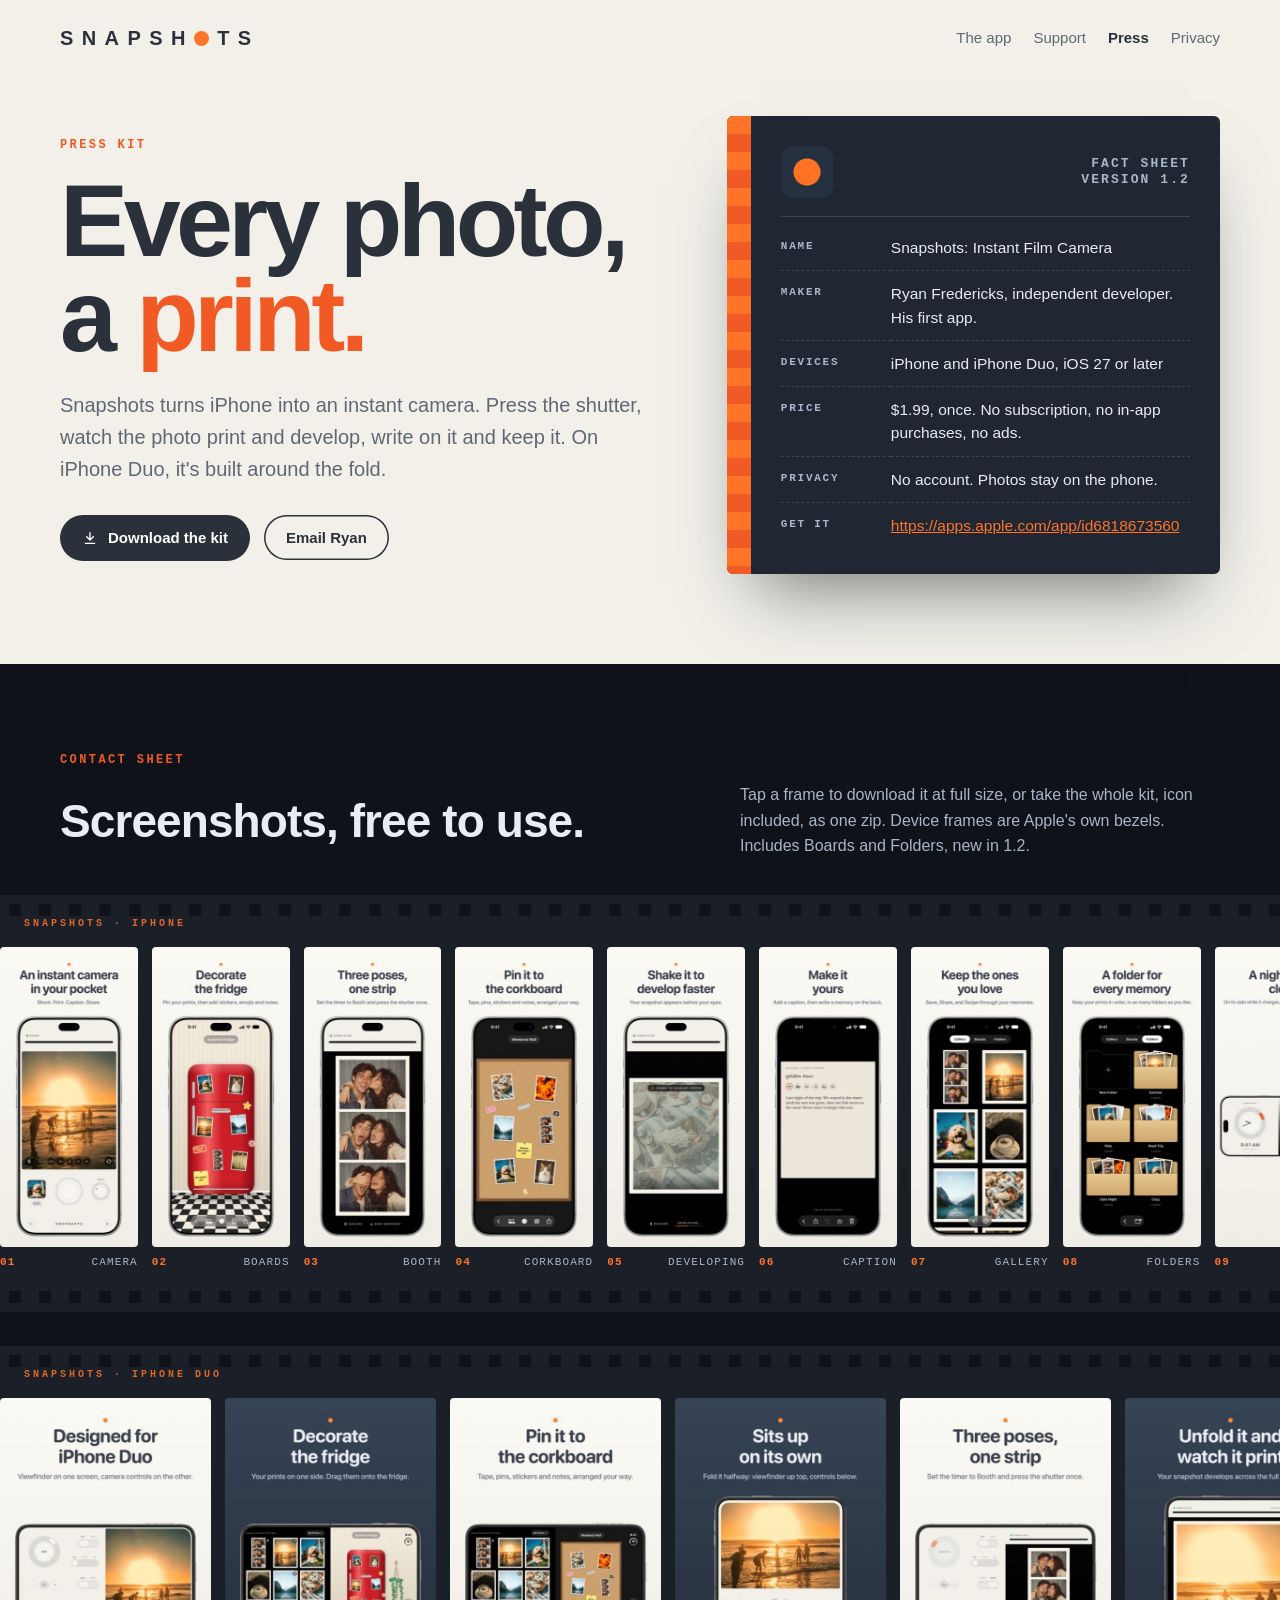
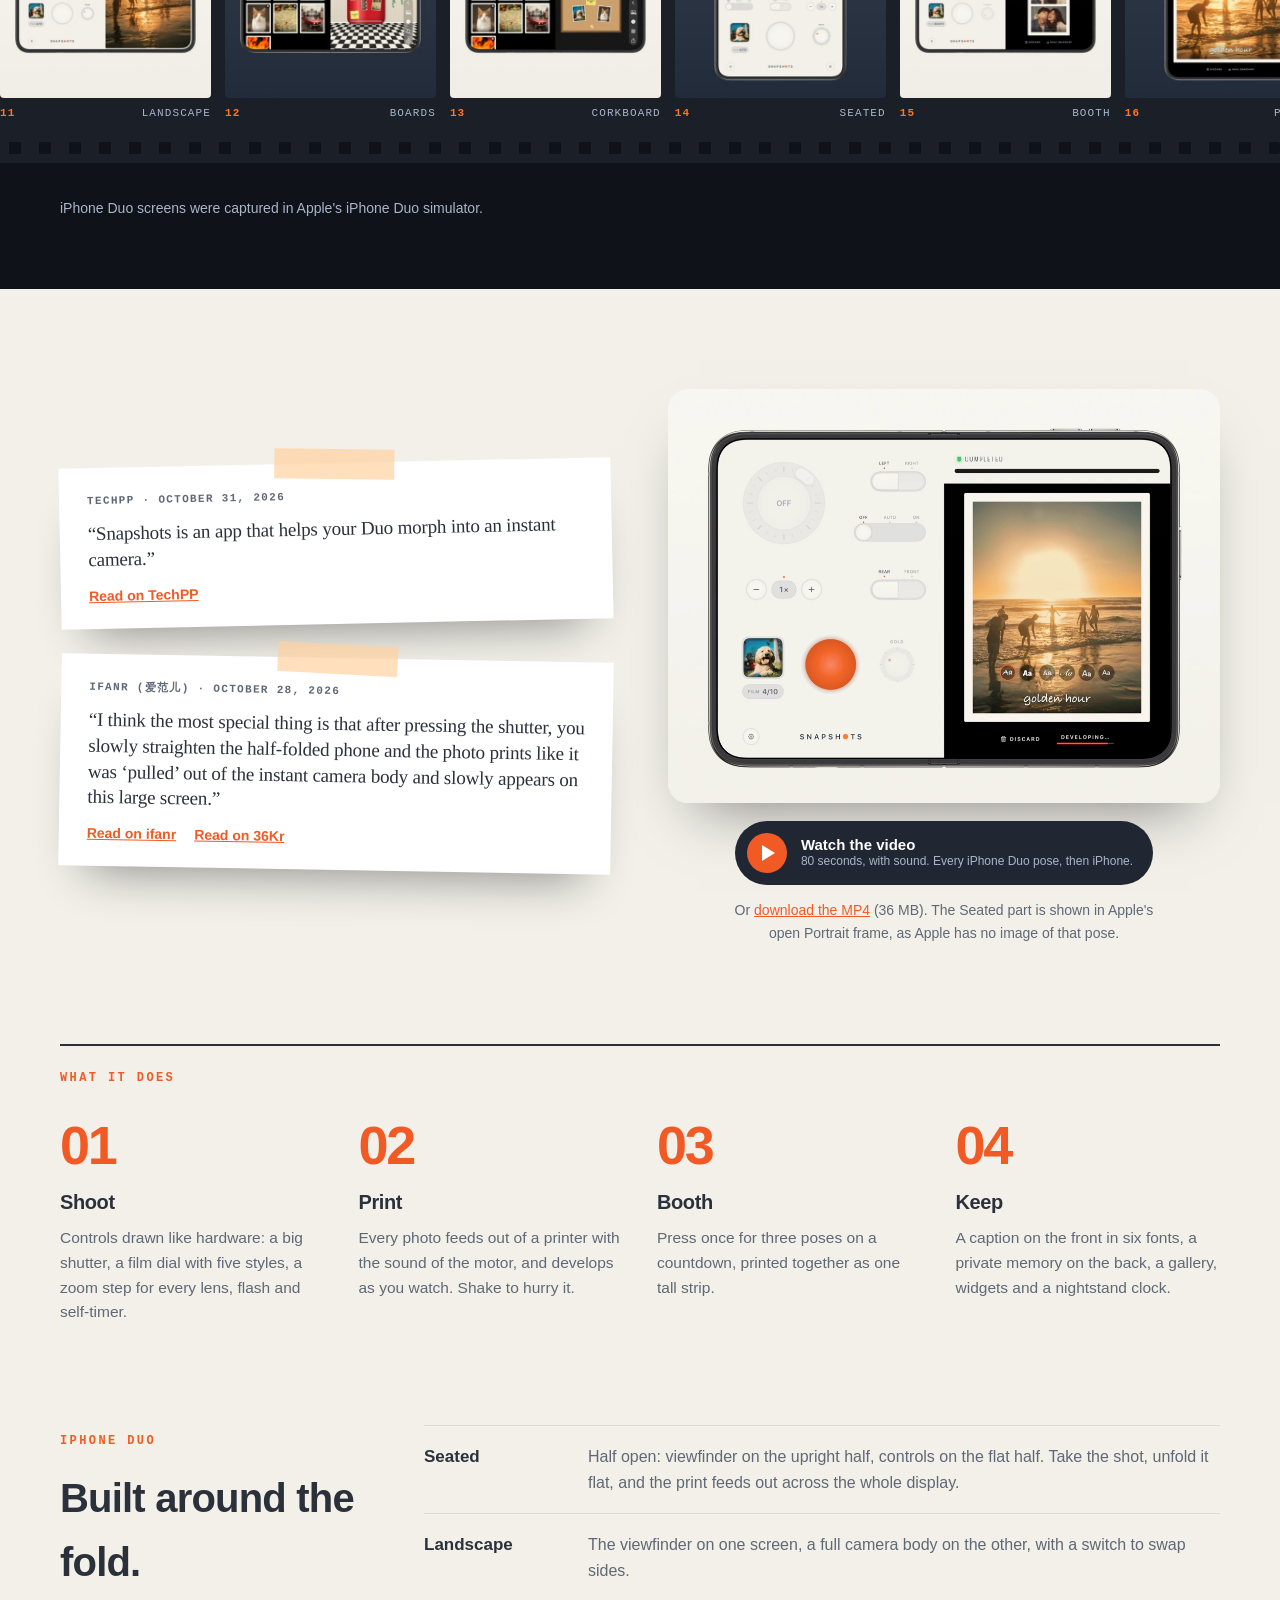
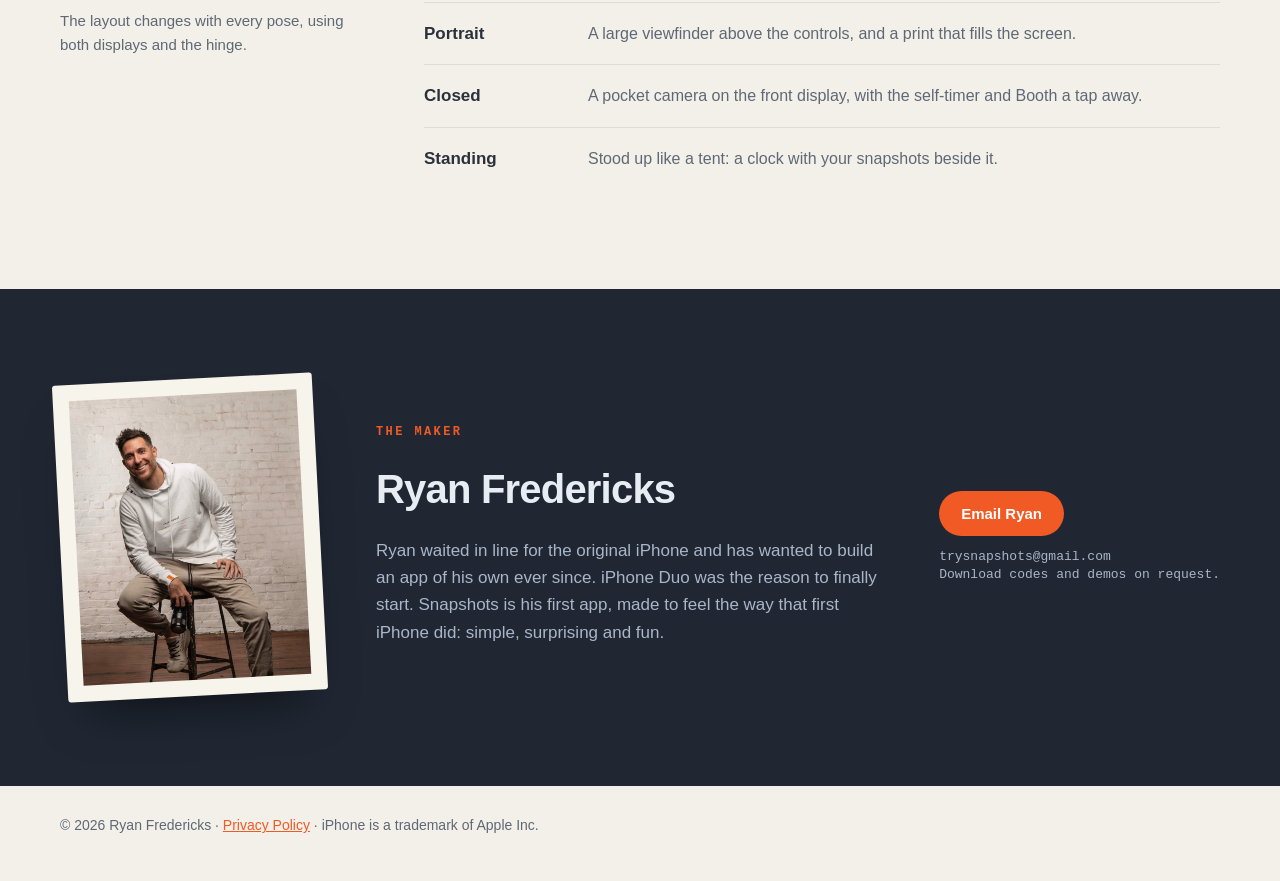
<file: press/index.html>
<!doctype html>
<html lang="en">
<head>
  <meta charset="utf-8">
  <meta name="viewport" content="width=device-width, initial-scale=1">
  <title>Snapshots Press Kit</title>
  <link rel="icon" href="../icons/favicon.svg" type="image/svg+xml">
  <link rel="icon" href="../icons/favicon-32.png" type="image/png" sizes="32x32">
  <link rel="icon" href="../icons/favicon-192.png" type="image/png" sizes="192x192">
  <link rel="apple-touch-icon" href="../icons/apple-touch-icon.png">
  <meta name="description" content="Press information, screenshots and contact for Snapshots: Instant Film Camera, for iPhone and iPhone Duo.">
  <style>
    :root {
      --night: #202733; --night-deep: #171C25; --night-ink: #E8EDF4; --night-muted: #A9B6C8; --night-line: #3A4556;
      --paper: #F2F0E9; --card: #FAF8F2; --ink: #2B313B; --muted: #5F6875; --line: #DCDBD4;
      --orange: #FF7428; --orange-deep: #F15A24; --print: #F7F4EC;
      --round: ui-rounded, "SF Pro Rounded", -apple-system, BlinkMacSystemFont, "Helvetica Neue", Arial, sans-serif;
      --text: -apple-system, BlinkMacSystemFont, "SF Pro Text", "Helvetica Neue", Arial, sans-serif;
      --mono: ui-monospace, "SF Mono", Menlo, monospace;
    }
    * { box-sizing: border-box; }
    body { margin: 0; background: var(--paper); color: var(--ink); font: 17px/1.6 var(--text); -webkit-font-smoothing: antialiased; }
    a { color: var(--orange-deep); }
    .wrap { width: min(1160px, 100% - 40px); margin: 0 auto; }
    h1, h2, h3 { font-family: var(--round); letter-spacing: -0.02em; margin: 0; }
    .label { font: 600 12px/1 var(--mono); letter-spacing: 0.2em; text-transform: uppercase; color: var(--orange-deep); }
    .muted { color: var(--muted); }

    nav { display: flex; justify-content: space-between; align-items: center; gap: 16px; flex-wrap: wrap; padding: 26px 0; }
    .wordmark { display: inline-flex; align-items: center; font: 600 20px/1 var(--round); letter-spacing: 0.42em; color: var(--ink); text-decoration: none; }
    .wordmark .o { width: 0.75em; height: 0.75em; border-radius: 50%; background: var(--orange); margin-right: 0.42em; }
    nav .links { display: flex; gap: 22px; font-size: 15px; }
    nav .links a { color: var(--muted); text-decoration: none; }
    nav .links a[aria-current] { color: var(--ink); font-weight: 600; }

    /* The top: the title on the left, and the facts printed like the label on the side of a film box. */
    .intro { display: grid; grid-template-columns: minmax(0, 1.1fr) minmax(0, 0.9fr); gap: 64px; align-items: center; padding: 40px 0 90px; }
    .intro h1 { font-size: clamp(56px, 8vw, 104px); line-height: 0.92; letter-spacing: -0.045em; margin: 18px 0 26px; }
    .intro h1 span { color: var(--orange-deep); }
    .intro .lead { font-size: 20px; color: var(--muted); max-width: 30em; margin: 0 0 30px; }
    .actions { display: flex; flex-wrap: wrap; align-items: center; gap: 14px; }
    .btn { display: inline-flex; align-items: center; gap: 10px; padding: 15px 22px; border-radius: 999px; background: var(--ink); color: #fff; font: 600 15px/1 var(--round); text-decoration: none; }
    .btn.line { background: transparent; color: var(--ink); box-shadow: inset 0 0 0 1.5px var(--ink); }
    .btn svg { width: 16px; height: 16px; stroke: currentColor; fill: none; stroke-width: 2; stroke-linecap: round; stroke-linejoin: round; }
    .box { position: relative; background: var(--night); color: var(--night-ink); border-radius: 6px; padding: 30px 30px 26px 54px; box-shadow: 0 40px 70px -30px rgba(23, 27, 35, 0.6); }
    .box::before { content: ""; position: absolute; left: 0; top: 0; bottom: 0; width: 24px; border-radius: 6px 0 0 6px; background: repeating-linear-gradient(180deg, var(--orange) 0 18px, var(--orange-deep) 18px 36px); }
    .box .top { display: flex; justify-content: space-between; align-items: center; padding-bottom: 18px; margin-bottom: 8px; border-bottom: 1px solid var(--night-line); }
    .box .top img { width: 52px; height: 52px; border-radius: 12px; }
    .box .top span { font: 700 13px/1.2 var(--mono); letter-spacing: 0.16em; text-align: right; color: var(--night-muted); }
    .box dl { margin: 0; display: grid; grid-template-columns: 110px minmax(0, 1fr); }
    .box dt, .box dd { margin: 0; padding: 11px 0; border-bottom: 1px dashed var(--night-line); }
    .box dt { font: 600 11px/1.9 var(--mono); letter-spacing: 0.16em; text-transform: uppercase; color: var(--night-muted); }
    .box dd { font-size: 15.5px; line-height: 1.5; }
    .box dd:last-of-type, .box dt:last-of-type { border-bottom: 0; }
    .box dd a { color: var(--orange); }

    /* The screenshots as a contact sheet: a length of film, frame numbers along the edge, each frame a download. */
    .sheet { background: #0F1218; color: var(--night-ink); padding: 80px 0 70px; }
    .sheet header { display: flex; justify-content: space-between; align-items: end; gap: 24px; flex-wrap: wrap; margin-bottom: 36px; }
    .sheet h2 { font-size: clamp(32px, 4vw, 46px); margin-top: 14px; }
    .sheet header p { margin: 0; color: var(--night-muted); max-width: 30em; font-size: 16px; }
    .film { position: relative; margin-bottom: 34px; background: #1B1F27; padding: 30px 0; }
    .film::before, .film::after { content: ""; position: absolute; left: 0; right: 0; height: 12px; background: repeating-linear-gradient(90deg, transparent 0 9px, #0F1218 9px 21px, transparent 21px 30px); border-radius: 2px; }
    .film::before { top: 9px; }
    .film::after { bottom: 9px; }
    .film .edge { position: absolute; top: 24px; left: 24px; font: 600 10px/1 var(--mono); letter-spacing: 0.3em; color: var(--orange); opacity: 0.85; }
    .frames { display: flex; gap: 14px; overflow-x: auto; padding: 22px 24px 14px; scroll-snap-type: x proximity; scrollbar-width: thin; scrollbar-color: var(--night-line) transparent; }
    .frame { flex: 0 0 auto; scroll-snap-align: start; text-decoration: none; color: var(--night-muted); }
    .frame img { display: block; height: 300px; width: auto; border-radius: 4px; background: #262B35; transition: transform 0.25s ease, box-shadow 0.25s ease; }
    .frame.duo img { height: 300px; }
    .frame:hover img { transform: translateY(-4px); box-shadow: 0 0 0 2px var(--orange); }
    .frame span { display: flex; justify-content: space-between; gap: 12px; margin-top: 10px; font: 500 11px/1 var(--mono); letter-spacing: 0.1em; text-transform: uppercase; }
    .frame span b { color: var(--orange); font-weight: 600; }
    .sheet .note { color: var(--night-muted); font-size: 14px; margin: 0; }

    /* Coverage, pinned up like a clipping; the video beside it. */
    .wall { display: grid; grid-template-columns: minmax(0, 1fr) minmax(0, 1fr); gap: 56px; align-items: center; padding: 100px 0; }
    .clip { position: relative; background: #fff; padding: 26px 28px 22px; transform: rotate(-1.2deg); box-shadow: 0 30px 50px -28px rgba(0, 0, 0, 0.45); }
    .clip::before { content: ""; position: absolute; top: -14px; left: 50%; width: 120px; height: 30px; margin-left: -60px; background: rgba(255, 210, 160, 0.7); transform: rotate(2deg); }
    .clip .src { font: 600 11px/1.4 var(--mono); letter-spacing: 0.12em; text-transform: uppercase; color: var(--muted); }
    .clip blockquote { margin: 12px 0 12px; font: 500 19px/1.35 "New York", "Iowan Old Style", Georgia, serif; letter-spacing: -0.01em; }
    .clip .links { display: flex; gap: 18px; font-size: 14px; font-weight: 600; }
    .clips { display: grid; gap: 34px; }
    .clips .clip:nth-child(2) { transform: rotate(1deg); }
    .reel { display: block; color: #fff; text-decoration: none; }
    .reel img { display: block; width: 100%; height: auto; aspect-ratio: 4 / 3; object-fit: cover; object-position: center 82%; border-radius: 20px; box-shadow: 0 30px 60px -30px rgba(0, 0, 0, 0.5); }
    .reel .play { width: fit-content; margin: 18px auto 0; display: flex; align-items: center; gap: 14px; padding: 12px 20px 12px 12px; border-radius: 999px; background: var(--night); font: 600 15px/1.2 var(--round); }
    .reel .play i { width: 40px; height: 40px; border-radius: 50%; background: var(--orange-deep); display: grid; place-items: center; }
    .reel .play i::after { content: ""; border-left: 13px solid #fff; border-top: 8px solid transparent; border-bottom: 8px solid transparent; margin-left: 4px; }
    .reel .play small { display: block; font: 500 12px/1.3 var(--text); color: var(--night-muted); }
    .reel-dl { margin: 14px auto 0; max-width: 32em; font-size: 14px; text-align: center; }

    /* What it does, in four frames across. */
    .story { border-top: 2px solid var(--ink); padding: 26px 0 100px; }
    .story > .label { display: block; margin-bottom: 34px; }
    .four { display: grid; grid-template-columns: repeat(4, minmax(0, 1fr)); gap: 34px; }
    .four b { display: block; font: 700 54px/1 var(--round); letter-spacing: -0.04em; color: var(--orange-deep); margin-bottom: 14px; }
    .four h3 { font-size: 20px; margin-bottom: 8px; }
    .four p { margin: 0; font-size: 15.5px; color: var(--muted); }

    /* iPhone Duo: each pose as a row. */
    .poses { display: grid; grid-template-columns: 300px minmax(0, 1fr); gap: 64px; padding-bottom: 100px; }
    .poses h2 { font-size: clamp(30px, 3.4vw, 40px); margin: 14px 0 14px; }
    .poses aside p { color: var(--muted); font-size: 15px; }
    .rows { margin: 0; }
    .rows div { display: grid; grid-template-columns: 140px minmax(0, 1fr); gap: 24px; padding: 18px 0; border-top: 1px solid var(--line); }
    .rows dt { font: 700 17px/1.5 var(--round); }
    .rows dd { margin: 0; color: var(--muted); font-size: 16px; }

    /* The maker, with his photo as a print. */
    .maker { background: var(--night); color: var(--night-ink); padding: 90px 0; }
    .maker .wrap { display: grid; grid-template-columns: 260px minmax(0, 1fr) auto; gap: 56px; align-items: center; }
    .maker .print { background: var(--print); padding: 16px; border-radius: 3px; transform: rotate(-3deg); box-shadow: 0 30px 50px -24px rgba(0, 0, 0, 0.6); }
    .maker .print img { display: block; width: 100%; aspect-ratio: 4 / 5; object-fit: cover; }
    .maker h2 { font-size: clamp(30px, 3.4vw, 40px); margin: 14px 0 16px; }
    .maker p { color: var(--night-muted); max-width: 34em; margin: 0 0 14px; }
    .maker .contact { display: grid; gap: 12px; justify-items: start; }
    .maker .btn { background: var(--orange-deep); }
    .maker .contact small { font: 500 13px/1.4 var(--mono); color: var(--night-muted); }
    footer { padding: 28px 0 44px; font-size: 14px; color: var(--muted); }

    @media (max-width: 1000px) {
      .intro, .wall { grid-template-columns: 1fr; gap: 48px; }
      .four { grid-template-columns: repeat(2, minmax(0, 1fr)); row-gap: 44px; }
      .poses { grid-template-columns: 1fr; gap: 24px; }
      .maker .wrap { grid-template-columns: 200px minmax(0, 1fr); }
      .maker .contact { grid-column: 2; }
    }
    @media (max-width: 600px) {
      .intro { padding-bottom: 60px; }
      .box { padding: 24px 20px 20px 42px; }
      .box::before { width: 18px; }
      .box dl { grid-template-columns: 1fr; }
      .box dt { padding-bottom: 0; border-bottom: 0; }
      .frame img, .frame.duo img { height: 230px; }
      .four { grid-template-columns: 1fr; }
      .rows div { grid-template-columns: 1fr; gap: 4px; }
      .clip { padding: 22px 20px 18px; }
      .clip blockquote { font-size: 17px; }
      .maker .wrap { grid-template-columns: 1fr; gap: 40px; }
      .maker .print { width: 220px; }
      .maker .contact { grid-column: auto; }
    }
    @media (prefers-reduced-motion: reduce) { .frame img { transition: none; } }
  </style>
<!-- X conversion tracking base code -->
<script>
!function(e,t,n,s,u,a){e.twq||(s=e.twq=function(){s.exe?s.exe.apply(s,arguments):s.queue.push(arguments);
},s.version='1.1',s.queue=[],u=t.createElement(n),u.async=!0,u.src='https://static.ads-twitter.com/uwt.js',
a=t.getElementsByTagName(n)[0],a.parentNode.insertBefore(u,a))}(window,document,'script');
twq('config','rhuu8');
</script>
<!-- End X conversion tracking base code -->
<!-- X conversion tracking event code: a click on any App Store link counts as a conversion. The
     App Store opens a moment later, so the event has time to send. -->
<script>
document.addEventListener('click', function (e) {
  var a = e.target.closest && e.target.closest('a[href^="https://apps.apple.com/"]');
  if (!a) return;
  twq('event', 'tw-rhuu8-rhuum', {
    conversion_id: null // unique ID for deduplication (e.g. order id '1a2b3c')
  });
  if (e.defaultPrevented || e.button !== 0 || e.metaKey || e.ctrlKey || e.shiftKey || e.altKey || a.target === '_blank') return;
  e.preventDefault();
  setTimeout(function () { location.href = a.href; }, 300);
});
</script>
<!-- End X conversion tracking event code -->
</head>
<body>

<div class="wrap">
  <nav>
    <a class="wordmark" href="../app/" aria-label="Snapshots">SNAPSH<span class="o"></span>TS</a>
    <div class="links">
      <a href="../app/">The app</a>
      <a href="../support/">Support</a>
      <a href="./" aria-current="page">Press</a>
      <a href="../privacy/">Privacy</a>
    </div>
  </nav>

  <section class="intro">
    <div>
      <span class="label">Press kit</span>
      <h1>Every photo,<br>a <span>print.</span></h1>
      <p class="lead">Snapshots turns iPhone into an instant camera. Press the shutter, watch the photo print and develop, write on it and keep it. On iPhone Duo, it's built around the fold.</p>
      <div class="actions">
        <a class="btn" href="snapshots-press-kit.zip"><svg viewBox="0 0 24 24" aria-hidden="true"><path d="M12 4v11M7 10l5 5 5-5M5 20h14"/></svg>Download the kit</a>
        <a class="btn line" href="mailto:trysnapshots@gmail.com?subject=Snapshots%20press">Email Ryan</a>
      </div>
    </div>

    <aside class="box" aria-label="Fact sheet">
      <div class="top">
        <img src="kit/snapshots-icon.png" width="52" height="52" alt="The Snapshots app icon">
        <span>FACT SHEET<br>VERSION 1.2</span>
      </div>
      <dl>
        <dt>Name</dt><dd>Snapshots: Instant Film Camera</dd>
        <dt>Maker</dt><dd>Ryan Fredericks, independent developer. His first app.</dd>
        <dt>Devices</dt><dd>iPhone and iPhone Duo, iOS 27 or later</dd>
        <dt>Price</dt><dd>$1.99, once. No subscription, no in-app purchases, no ads.</dd>
        <dt>Privacy</dt><dd>No account. Photos stay on the phone.</dd>
        <dt>Get it</dt><dd><a href="https://apps.apple.com/app/id6818673560">https://apps.apple.com/app/id6818673560</a></dd>
      </dl>
    </aside>
  </section>
</div>

<section class="sheet" aria-labelledby="sheet-title">
  <div class="wrap">
    <header>
      <div>
        <span class="label">Contact sheet</span>
        <h2 id="sheet-title">Screenshots, free to use.</h2>
      </div>
      <p>Tap a frame to download it at full size, or take the whole kit, icon included, as one zip. Device frames are Apple's own bezels. Includes Boards and Folders, new in 1.2.</p>
    </header>
  </div>

  <div class="film">
    <span class="edge">SNAPSHOTS · IPHONE</span>
    <div class="frames">
      <a class="frame" href="kit/iphone-1-camera.jpg" download><img src="kit/thumbs/iphone-1-camera.jpg" alt="Camera" loading="lazy" width="138" height="300"><span><b>01</b>Camera</span></a>
      <a class="frame" href="kit/iphone-2-boards.jpg" download><img src="kit/thumbs/iphone-2-boards.jpg" alt="Boards" loading="lazy" width="138" height="300"><span><b>02</b>Boards</span></a>
      <a class="frame" href="kit/iphone-3-booth.jpg" download><img src="kit/thumbs/iphone-3-booth.jpg" alt="Booth" loading="lazy" width="138" height="300"><span><b>03</b>Booth</span></a>
      <a class="frame" href="kit/iphone-4-corkboard.jpg" download><img src="kit/thumbs/iphone-4-corkboard.jpg" alt="Corkboard" loading="lazy" width="138" height="300"><span><b>04</b>Corkboard</span></a>
      <a class="frame" href="kit/iphone-5-developing.jpg" download><img src="kit/thumbs/iphone-5-developing.jpg" alt="Developing" loading="lazy" width="138" height="300"><span><b>05</b>Developing</span></a>
      <a class="frame" href="kit/iphone-6-caption.jpg" download><img src="kit/thumbs/iphone-6-caption.jpg" alt="Caption" loading="lazy" width="138" height="300"><span><b>06</b>Caption</span></a>
      <a class="frame" href="kit/iphone-7-gallery.jpg" download><img src="kit/thumbs/iphone-7-gallery.jpg" alt="Gallery" loading="lazy" width="138" height="300"><span><b>07</b>Gallery</span></a>
      <a class="frame" href="kit/iphone-8-folders.jpg" download><img src="kit/thumbs/iphone-8-folders.jpg" alt="Folders" loading="lazy" width="138" height="300"><span><b>08</b>Folders</span></a>
      <a class="frame" href="kit/iphone-9-nightstand.jpg" download><img src="kit/thumbs/iphone-9-nightstand.jpg" alt="Clock" loading="lazy" width="138" height="300"><span><b>09</b>Clock</span></a>
      <a class="frame" href="kit/iphone-10-widgets.jpg" download><img src="kit/thumbs/iphone-10-widgets.jpg" alt="Widgets" loading="lazy" width="138" height="300"><span><b>10</b>Widgets</span></a>
    </div>
  </div>

  <div class="film">
    <span class="edge">SNAPSHOTS · IPHONE DUO</span>
    <div class="frames">
      <a class="frame duo" href="kit/iphone-duo-1-landscape.jpg" download><img src="kit/thumbs/iphone-duo-1-landscape.jpg" alt="Landscape" loading="lazy" width="211" height="300"><span><b>11</b>Landscape</span></a>
      <a class="frame duo" href="kit/iphone-duo-2-boards.jpg" download><img src="kit/thumbs/iphone-duo-2-boards.jpg" alt="Boards" loading="lazy" width="211" height="300"><span><b>12</b>Boards</span></a>
      <a class="frame duo" href="kit/iphone-duo-3-corkboard.jpg" download><img src="kit/thumbs/iphone-duo-3-corkboard.jpg" alt="Corkboard" loading="lazy" width="211" height="300"><span><b>13</b>Corkboard</span></a>
      <a class="frame duo" href="kit/iphone-duo-4-seated.jpg" download><img src="kit/thumbs/iphone-duo-4-seated.jpg" alt="Seated" loading="lazy" width="211" height="300"><span><b>14</b>Seated</span></a>
      <a class="frame duo" href="kit/iphone-duo-5-booth.jpg" download><img src="kit/thumbs/iphone-duo-5-booth.jpg" alt="Booth" loading="lazy" width="211" height="300"><span><b>15</b>Booth</span></a>
      <a class="frame duo" href="kit/iphone-duo-6-portrait.jpg" download><img src="kit/thumbs/iphone-duo-6-portrait.jpg" alt="Portrait" loading="lazy" width="211" height="300"><span><b>16</b>Portrait</span></a>
      <a class="frame duo" href="kit/iphone-duo-7-memory.jpg" download><img src="kit/thumbs/iphone-duo-7-memory.jpg" alt="Memory" loading="lazy" width="211" height="300"><span><b>17</b>Memory</span></a>
      <a class="frame duo" href="kit/iphone-duo-8-closed.jpg" download><img src="kit/thumbs/iphone-duo-8-closed.jpg" alt="Closed" loading="lazy" width="211" height="300"><span><b>18</b>Closed</span></a>
      <a class="frame duo" href="kit/iphone-duo-9-gallery.jpg" download><img src="kit/thumbs/iphone-duo-9-gallery.jpg" alt="Gallery" loading="lazy" width="211" height="300"><span><b>19</b>Gallery</span></a>
      <a class="frame duo" href="kit/iphone-duo-10-gallery-portrait.jpg" download><img src="kit/thumbs/iphone-duo-10-gallery-portrait.jpg" alt="Gallery" loading="lazy" width="211" height="300"><span><b>20</b>Gallery</span></a>
      <a class="frame duo" href="kit/iphone-duo-11-folders.jpg" download><img src="kit/thumbs/iphone-duo-11-folders.jpg" alt="Folders" loading="lazy" width="211" height="300"><span><b>21</b>Folders</span></a>
      <a class="frame duo" href="kit/iphone-duo-12-tent.jpg" download><img src="kit/thumbs/iphone-duo-12-tent.jpg" alt="Standing" loading="lazy" width="211" height="300"><span><b>22</b>Standing</span></a>
      <a class="frame duo" href="kit/iphone-duo-13-widgets.jpg" download><img src="kit/thumbs/iphone-duo-13-widgets.jpg" alt="Widgets" loading="lazy" width="211" height="300"><span><b>23</b>Widgets</span></a>
    </div>
  </div>

  <div class="wrap">
    <p class="note">iPhone Duo screens were captured in Apple's iPhone Duo simulator.</p>
  </div>
</section>

<div class="wrap">
  <section class="wall">
    <div class="clips">
    <figure class="clip" style="margin: 0">
      <div class="src">TechPP · October 31, 2026</div>
      <blockquote>“Snapshots is an app that helps your Duo morph into an instant camera.”</blockquote>
      <div class="links"><a href="https://techpp.com/2026/10/31/iphone-duo-apps-fun" target="_blank" rel="noopener">Read on TechPP</a></div>
    </figure>
    <figure class="clip" style="margin: 0">
      <div class="src">ifanr (爱范儿) · October 28, 2026</div>
      <blockquote>“I think the most special thing is that after pressing the shutter, you slowly straighten the half-folded phone and the photo prints like it was ‘pulled’ out of the instant camera body and slowly appears on this large screen.”</blockquote>
      <div class="links"><a href="https://mp.weixin.qq.com/s?__biz=MjgzMTAwODI0MA==&amp;mid=2652472834&amp;idx=1&amp;sn=96b652eff23a03b74f58a1cbee2ba7aa" target="_blank" rel="noopener">Read on ifanr</a><a href="https://www.36kr.com/p/4045375582983301" target="_blank" rel="noopener">Read on 36Kr</a></div>
    </figure>
    </div>

    <div>
      <a class="reel" href="video/">
        <img src="video/poster.jpg" alt="Snapshots on iPhone Duo, with the viewfinder on one screen and the controls on the other." loading="lazy">
        <span class="play"><i aria-hidden="true"></i><span>Watch the video<small>80 seconds, with sound. Every iPhone Duo pose, then iPhone.</small></span></span>
      </a>
      <p class="reel-dl muted">Or <a href="snapshots-iphone-duo.mp4" download>download the MP4</a> (36 MB). The Seated part is shown in Apple's open Portrait frame, as Apple has no image of that pose.</p>
    </div>
  </section>

  <section class="story">
    <span class="label">What it does</span>
    <div class="four">
      <div><b>01</b><h3>Shoot</h3><p>Controls drawn like hardware: a big shutter, a film dial with five styles, a zoom step for every lens, flash and self-timer.</p></div>
      <div><b>02</b><h3>Print</h3><p>Every photo feeds out of a printer with the sound of the motor, and develops as you watch. Shake to hurry it.</p></div>
      <div><b>03</b><h3>Booth</h3><p>Press once for three poses on a countdown, printed together as one tall strip.</p></div>
      <div><b>04</b><h3>Keep</h3><p>A caption on the front in six fonts, a private memory on the back, a gallery, widgets and a nightstand clock.</p></div>
    </div>
  </section>

  <section class="poses">
    <aside>
      <span class="label">iPhone Duo</span>
      <h2>Built around the fold.</h2>
      <p>The layout changes with every pose, using both displays and the hinge.</p>
    </aside>
    <dl class="rows">
      <div><dt>Seated</dt><dd>Half open: viewfinder on the upright half, controls on the flat half. Take the shot, unfold it flat, and the print feeds out across the whole display.</dd></div>
      <div><dt>Landscape</dt><dd>The viewfinder on one screen, a full camera body on the other, with a switch to swap sides.</dd></div>
      <div><dt>Portrait</dt><dd>A large viewfinder above the controls, and a print that fills the screen.</dd></div>
      <div><dt>Closed</dt><dd>A pocket camera on the front display, with the self-timer and Booth a tap away.</dd></div>
      <div><dt>Standing</dt><dd>Stood up like a tent: a clock with your snapshots beside it.</dd></div>
    </dl>
  </section>
</div>

<section class="maker">
  <div class="wrap">
    <div class="print"><img src="../duo/ryan.jpg" alt="Ryan Fredericks, who made Snapshots." loading="lazy"></div>
    <div>
      <span class="label">The maker</span>
      <h2>Ryan Fredericks</h2>
      <p>Ryan waited in line for the original iPhone and has wanted to build an app of his own ever since. iPhone Duo was the reason to finally start. Snapshots is his first app, made to feel the way that first iPhone did: simple, surprising and fun.</p>
    </div>
    <div class="contact">
      <a class="btn" href="mailto:trysnapshots@gmail.com?subject=Snapshots%20press">Email Ryan</a>
      <small>trysnapshots@gmail.com<br>Download codes and demos on request.</small>
    </div>
  </div>
</section>

<div class="wrap">
  <footer>© 2026 Ryan Fredericks · <a href="../privacy/">Privacy Policy</a> · iPhone is a trademark of Apple Inc.</footer>
</div>
<script>
  // Counts the visit, anonymously and without cookies. A link ending ?r=name is counted under that name.
  window.goatcounter = { path: function (p) {
    var r = new URLSearchParams(location.search).get('r');
    return r ? p + '?r=' + r.replace(/[^a-z0-9-]/gi, '') : p;
  } };
</script>
<script data-goatcounter="https://snapshots.goatcounter.com/count" async src="https://gc.zgo.at/count.js"></script>
</body>
</html>
</file>
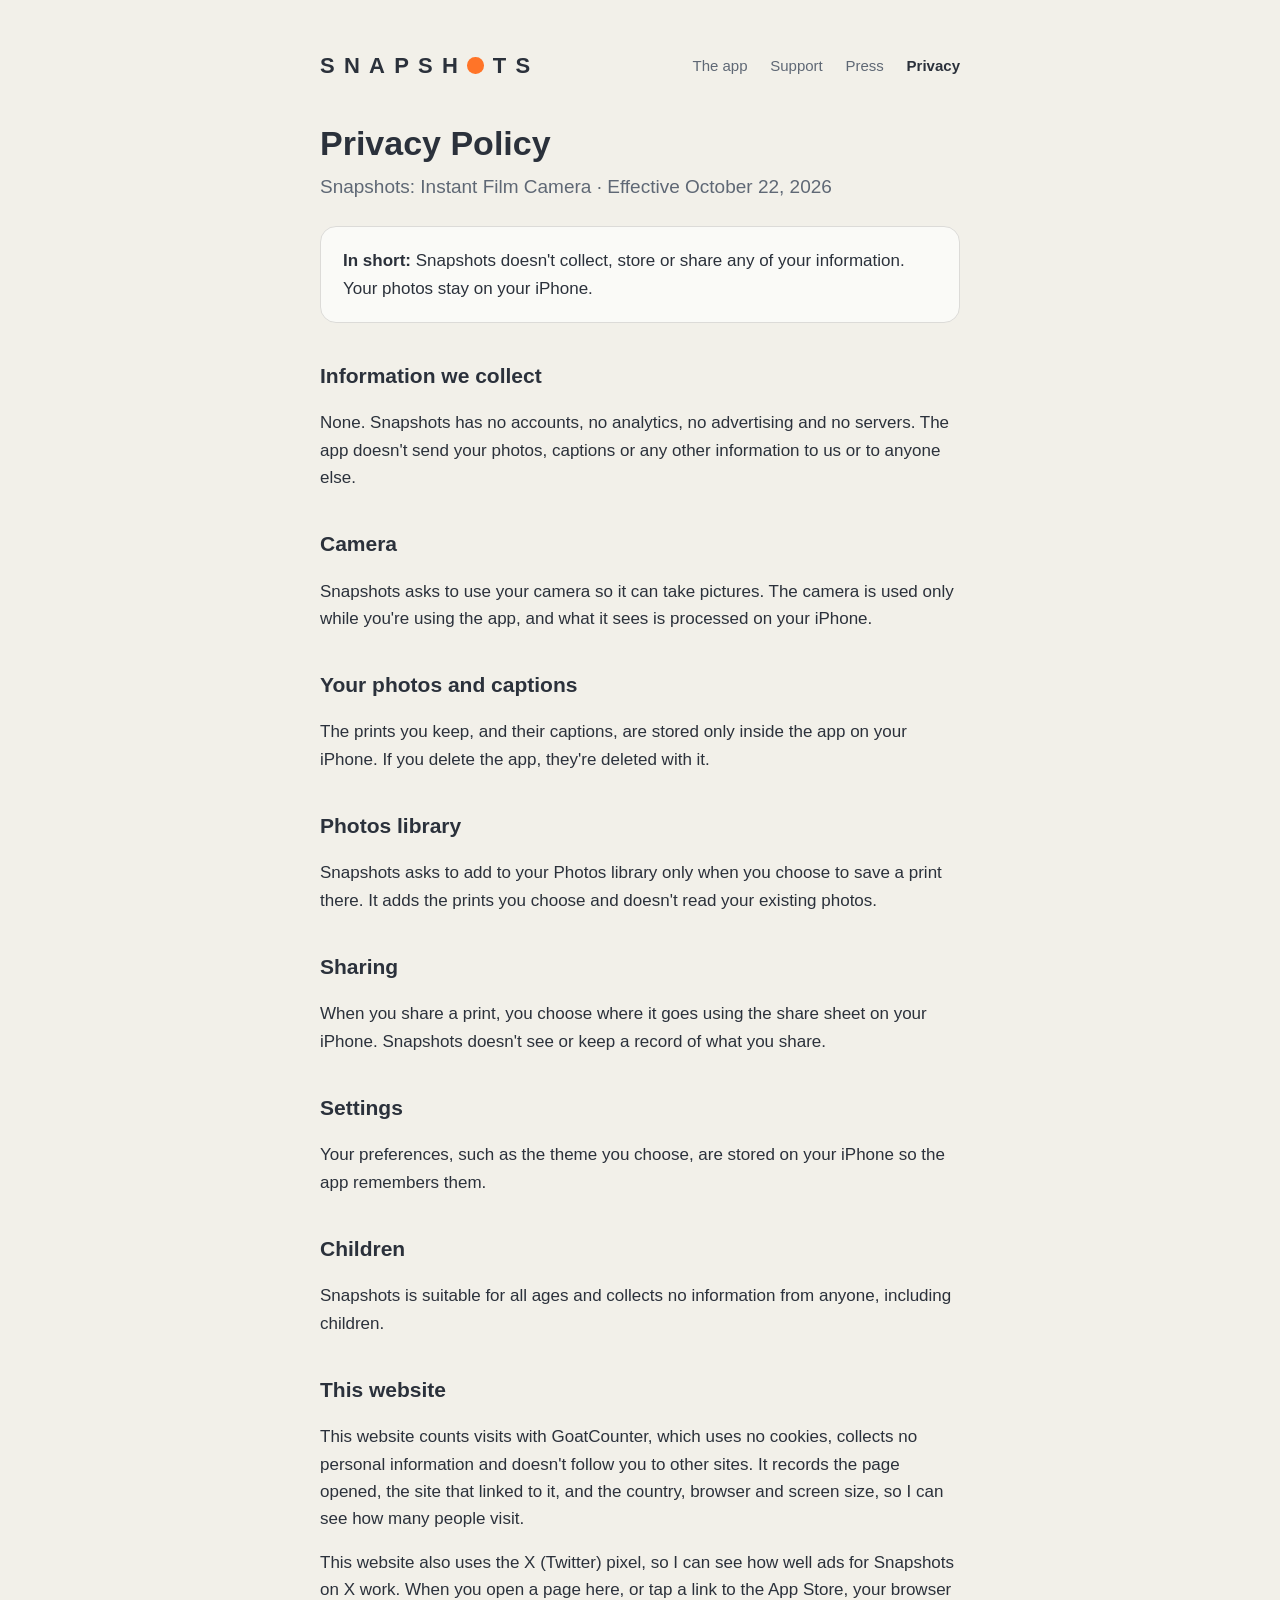
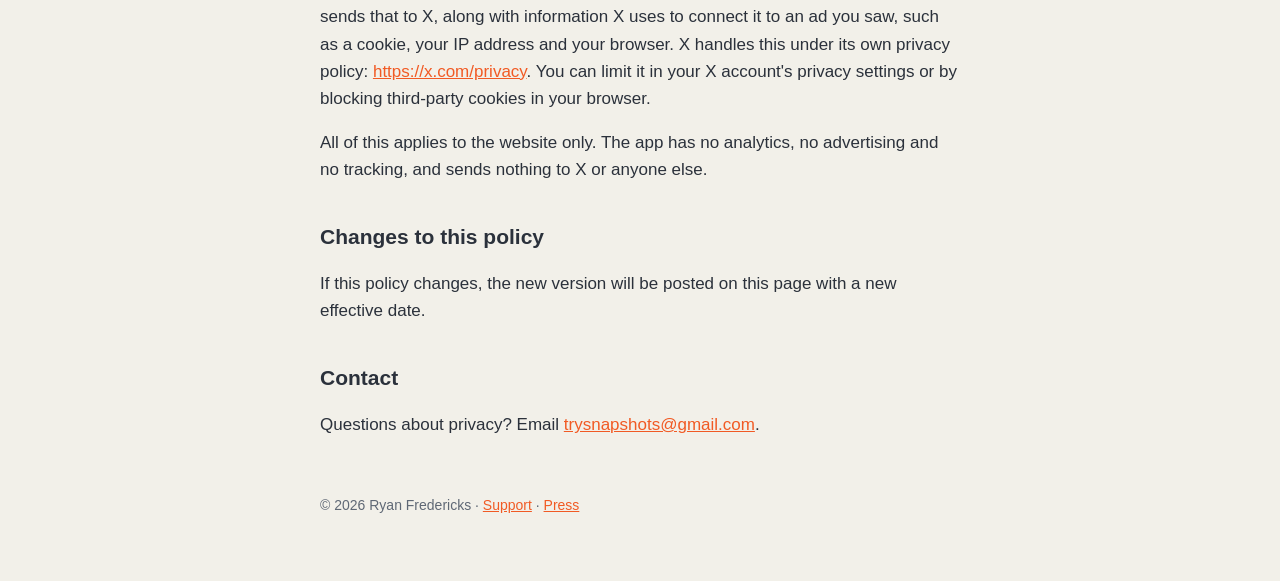
<file: privacy/index.html>
<!doctype html>
<html lang="en">
<head>
  <meta charset="utf-8">
  <meta name="viewport" content="width=device-width, initial-scale=1">
  <title>Snapshots Privacy Policy</title>
  <link rel="icon" href="../icons/favicon.svg" type="image/svg+xml">
  <link rel="icon" href="../icons/favicon-32.png" type="image/png" sizes="32x32">
  <link rel="icon" href="../icons/favicon-192.png" type="image/png" sizes="192x192">
  <link rel="apple-touch-icon" href="../icons/apple-touch-icon.png">
  <meta name="description" content="Privacy policy for Snapshots: Instant Film Camera for iPhone.">
  <link rel="stylesheet" href="../style.css">
<!-- X conversion tracking base code -->
<script>
!function(e,t,n,s,u,a){e.twq||(s=e.twq=function(){s.exe?s.exe.apply(s,arguments):s.queue.push(arguments);
},s.version='1.1',s.queue=[],u=t.createElement(n),u.async=!0,u.src='https://static.ads-twitter.com/uwt.js',
a=t.getElementsByTagName(n)[0],a.parentNode.insertBefore(u,a))}(window,document,'script');
twq('config','rhuu8');
</script>
<!-- End X conversion tracking base code -->
<!-- X conversion tracking event code: a click on any App Store link counts as a conversion. The
     App Store opens a moment later, so the event has time to send. -->
<script>
document.addEventListener('click', function (e) {
  var a = e.target.closest && e.target.closest('a[href^="https://apps.apple.com/"]');
  if (!a) return;
  twq('event', 'tw-rhuu8-rhuum', {
    conversion_id: null // unique ID for deduplication (e.g. order id '1a2b3c')
  });
  if (e.defaultPrevented || e.button !== 0 || e.metaKey || e.ctrlKey || e.shiftKey || e.altKey || a.target === '_blank') return;
  e.preventDefault();
  setTimeout(function () { location.href = a.href; }, 300);
});
</script>
<!-- End X conversion tracking event code -->
</head>
<body>
<main>
  <nav>
    <a class="wordmark" href="../app/" aria-label="Snapshots">SNAPSH<span class="o"></span>TS</a>
    <div class="links">
      <a href="../app/">The app</a>
      <a href="../support/">Support</a>
      <a href="../press/">Press</a>
      <a href="./" aria-current="page">Privacy</a>
    </div>
  </nav>

  <h1>Privacy Policy</h1>
  <p class="lead">Snapshots: Instant Film Camera · Effective October 22, 2026</p>

  <div class="card">
    <p style="margin:0"><strong>In short:</strong> Snapshots doesn't collect, store or share any of your information. Your photos stay on your iPhone.</p>
  </div>

  <h2>Information we collect</h2>
  <p>None. Snapshots has no accounts, no analytics, no advertising and no servers. The app doesn't send your photos, captions or any other information to us or to anyone else.</p>

  <h2>Camera</h2>
  <p>Snapshots asks to use your camera so it can take pictures. The camera is used only while you're using the app, and what it sees is processed on your iPhone.</p>

  <h2>Your photos and captions</h2>
  <p>The prints you keep, and their captions, are stored only inside the app on your iPhone. If you delete the app, they're deleted with it.</p>

  <h2>Photos library</h2>
  <p>Snapshots asks to add to your Photos library only when you choose to save a print there. It adds the prints you choose and doesn't read your existing photos.</p>

  <h2>Sharing</h2>
  <p>When you share a print, you choose where it goes using the share sheet on your iPhone. Snapshots doesn't see or keep a record of what you share.</p>

  <h2>Settings</h2>
  <p>Your preferences, such as the theme you choose, are stored on your iPhone so the app remembers them.</p>

  <h2>Children</h2>
  <p>Snapshots is suitable for all ages and collects no information from anyone, including children.</p>

  <h2>This website</h2>
  <p>This website counts visits with GoatCounter, which uses no cookies, collects no personal information and doesn't follow you to other sites. It records the page opened, the site that linked to it, and the country, browser and screen size, so I can see how many people visit.</p>
  <p>This website also uses the X (Twitter) pixel, so I can see how well ads for Snapshots on X work. When you open a page here, or tap a link to the App Store, your browser sends that to X, along with information X uses to connect it to an ad you saw, such as a cookie, your IP address and your browser. X handles this under its own privacy policy: <a href="https://x.com/privacy">https://x.com/privacy</a>. You can limit it in your X account's privacy settings or by blocking third-party cookies in your browser.</p>
  <p>All of this applies to the website only. The app has no analytics, no advertising and no tracking, and sends nothing to X or anyone else.</p>

  <h2>Changes to this policy</h2>
  <p>If this policy changes, the new version will be posted on this page with a new effective date.</p>

  <h2>Contact</h2>
  <p>Questions about privacy? Email <a href="mailto:trysnapshots@gmail.com?subject=Snapshots%20privacy">trysnapshots@gmail.com</a>.</p>

  <footer>
    © 2026 Ryan Fredericks · <a href="../support/">Support</a> · <a href="../press/">Press</a>
  </footer>
</main>
<script>
  // Counts the visit, anonymously and without cookies. A link ending ?r=name is counted under that name.
  window.goatcounter = { path: function (p) {
    var r = new URLSearchParams(location.search).get('r');
    return r ? p + '?r=' + r.replace(/[^a-z0-9-]/gi, '') : p;
  } };
</script>
<script data-goatcounter="https://snapshots.goatcounter.com/count" async src="https://gc.zgo.at/count.js"></script>
</body>
</html>
</file>
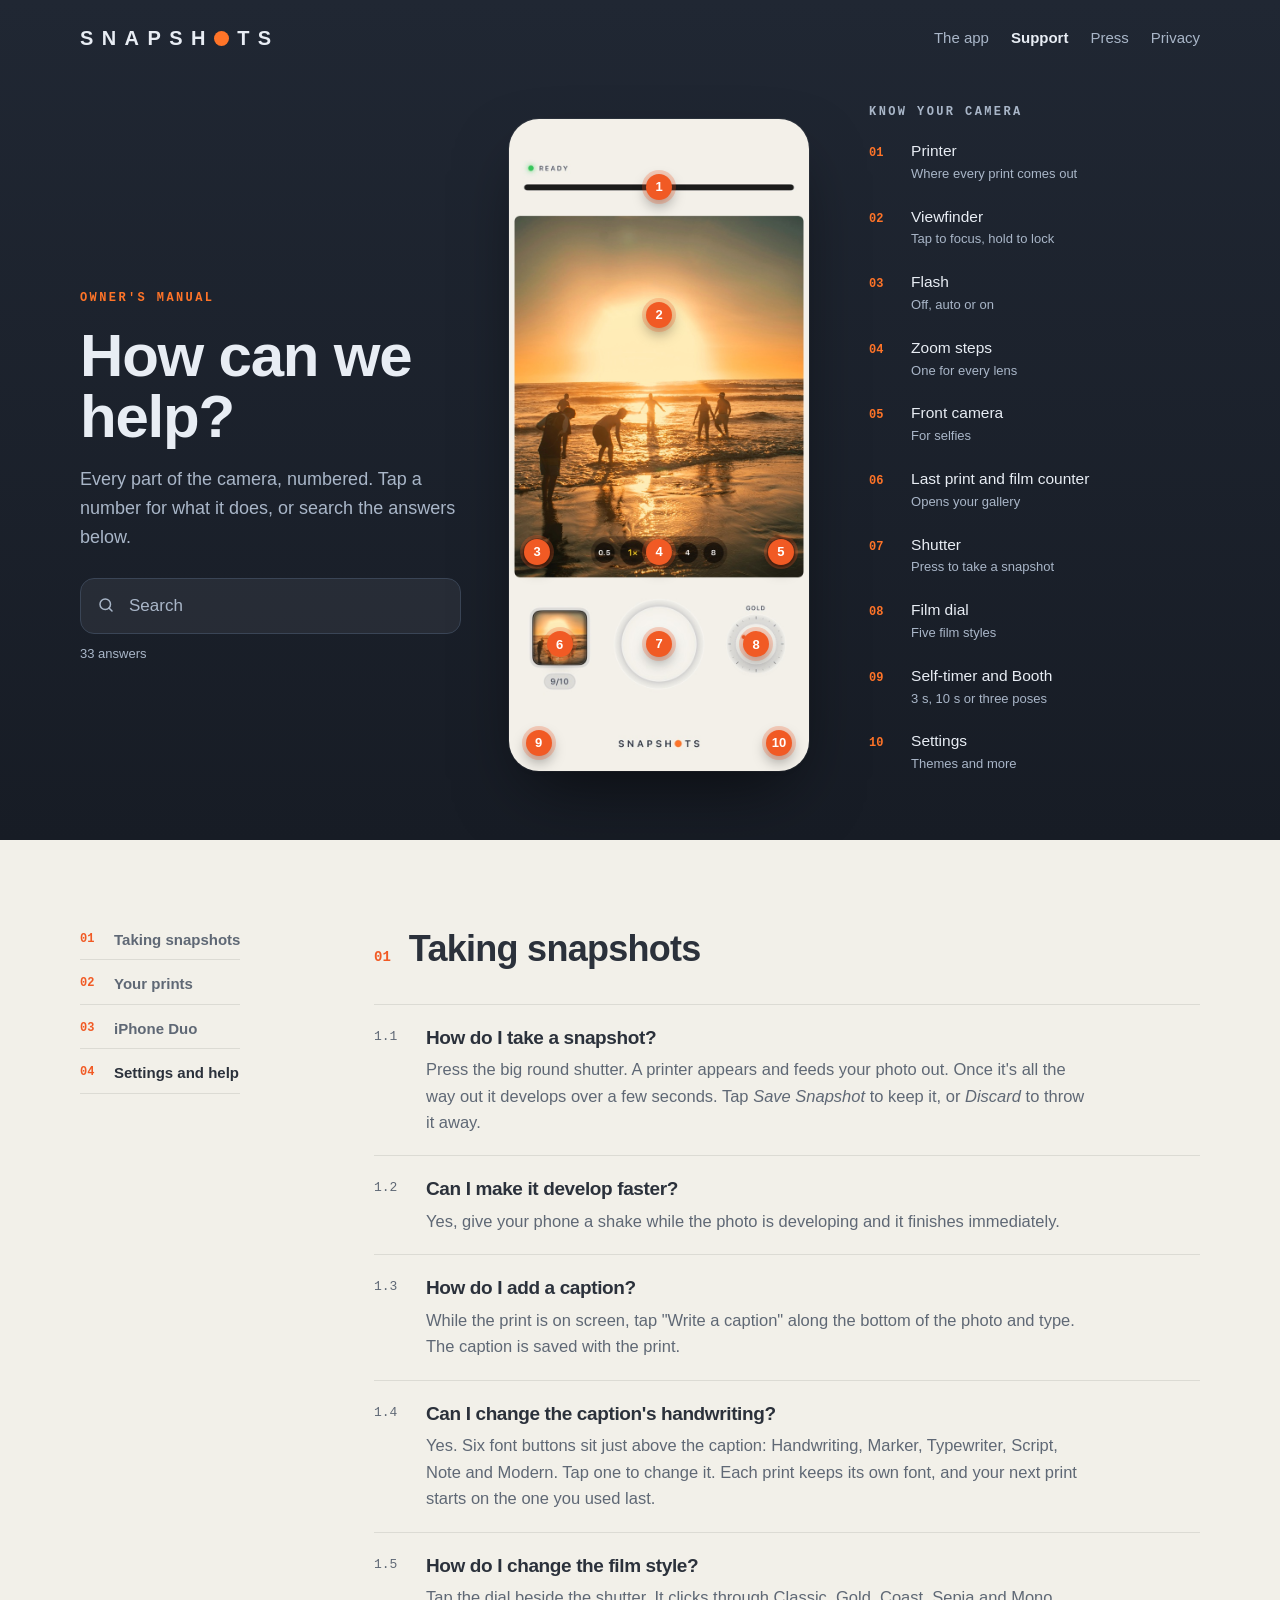
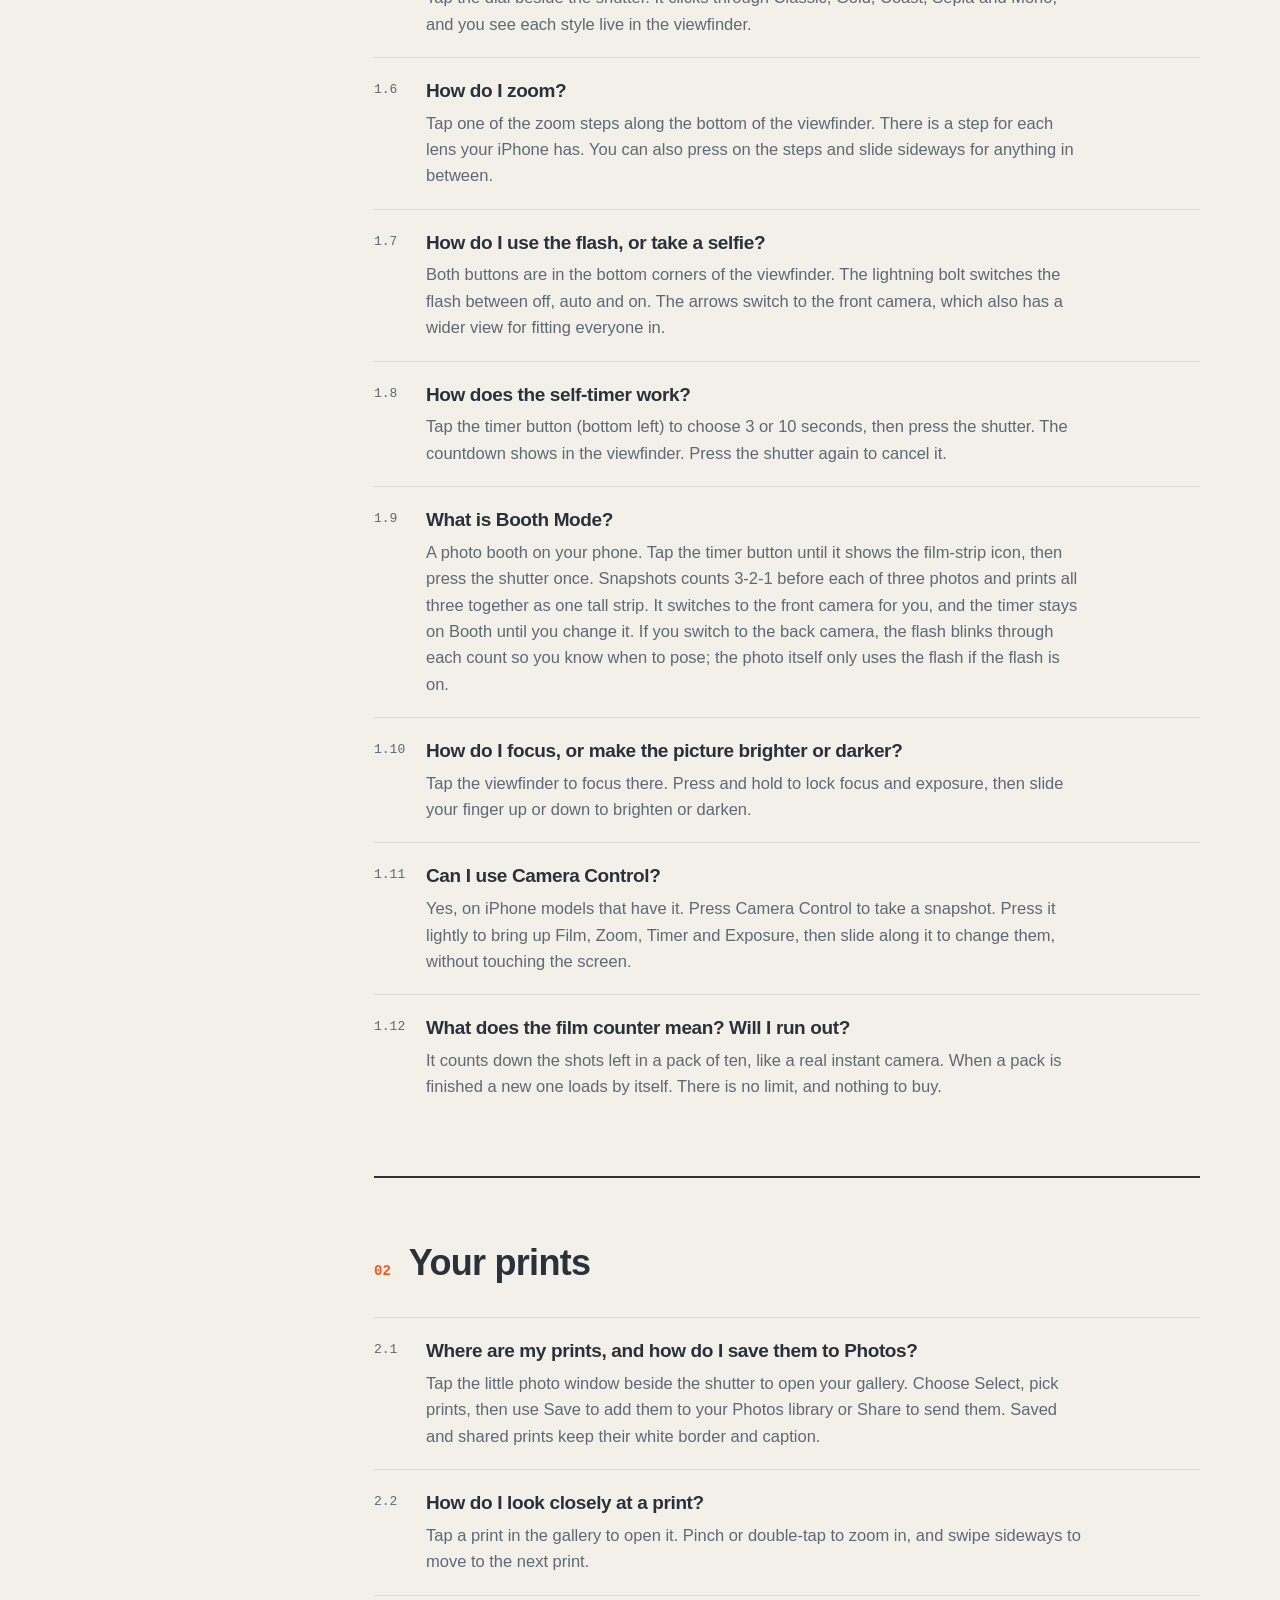
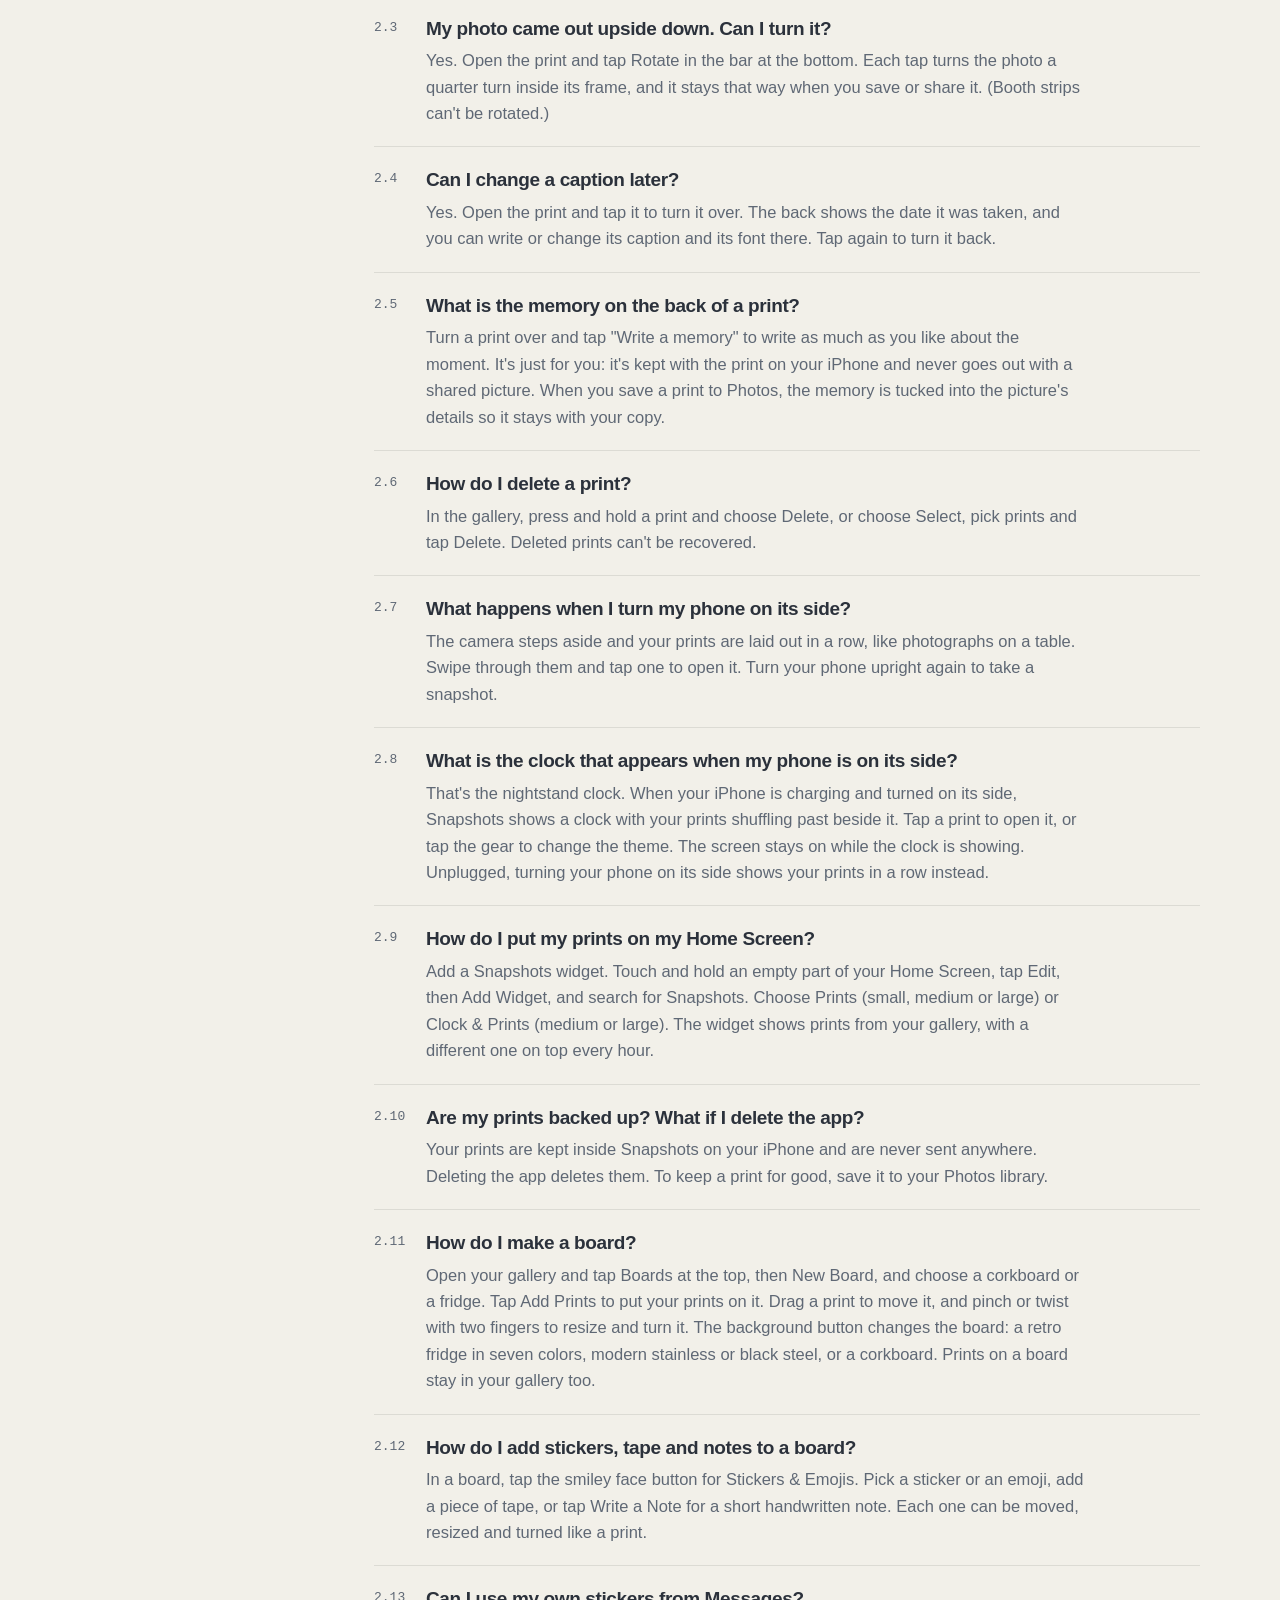
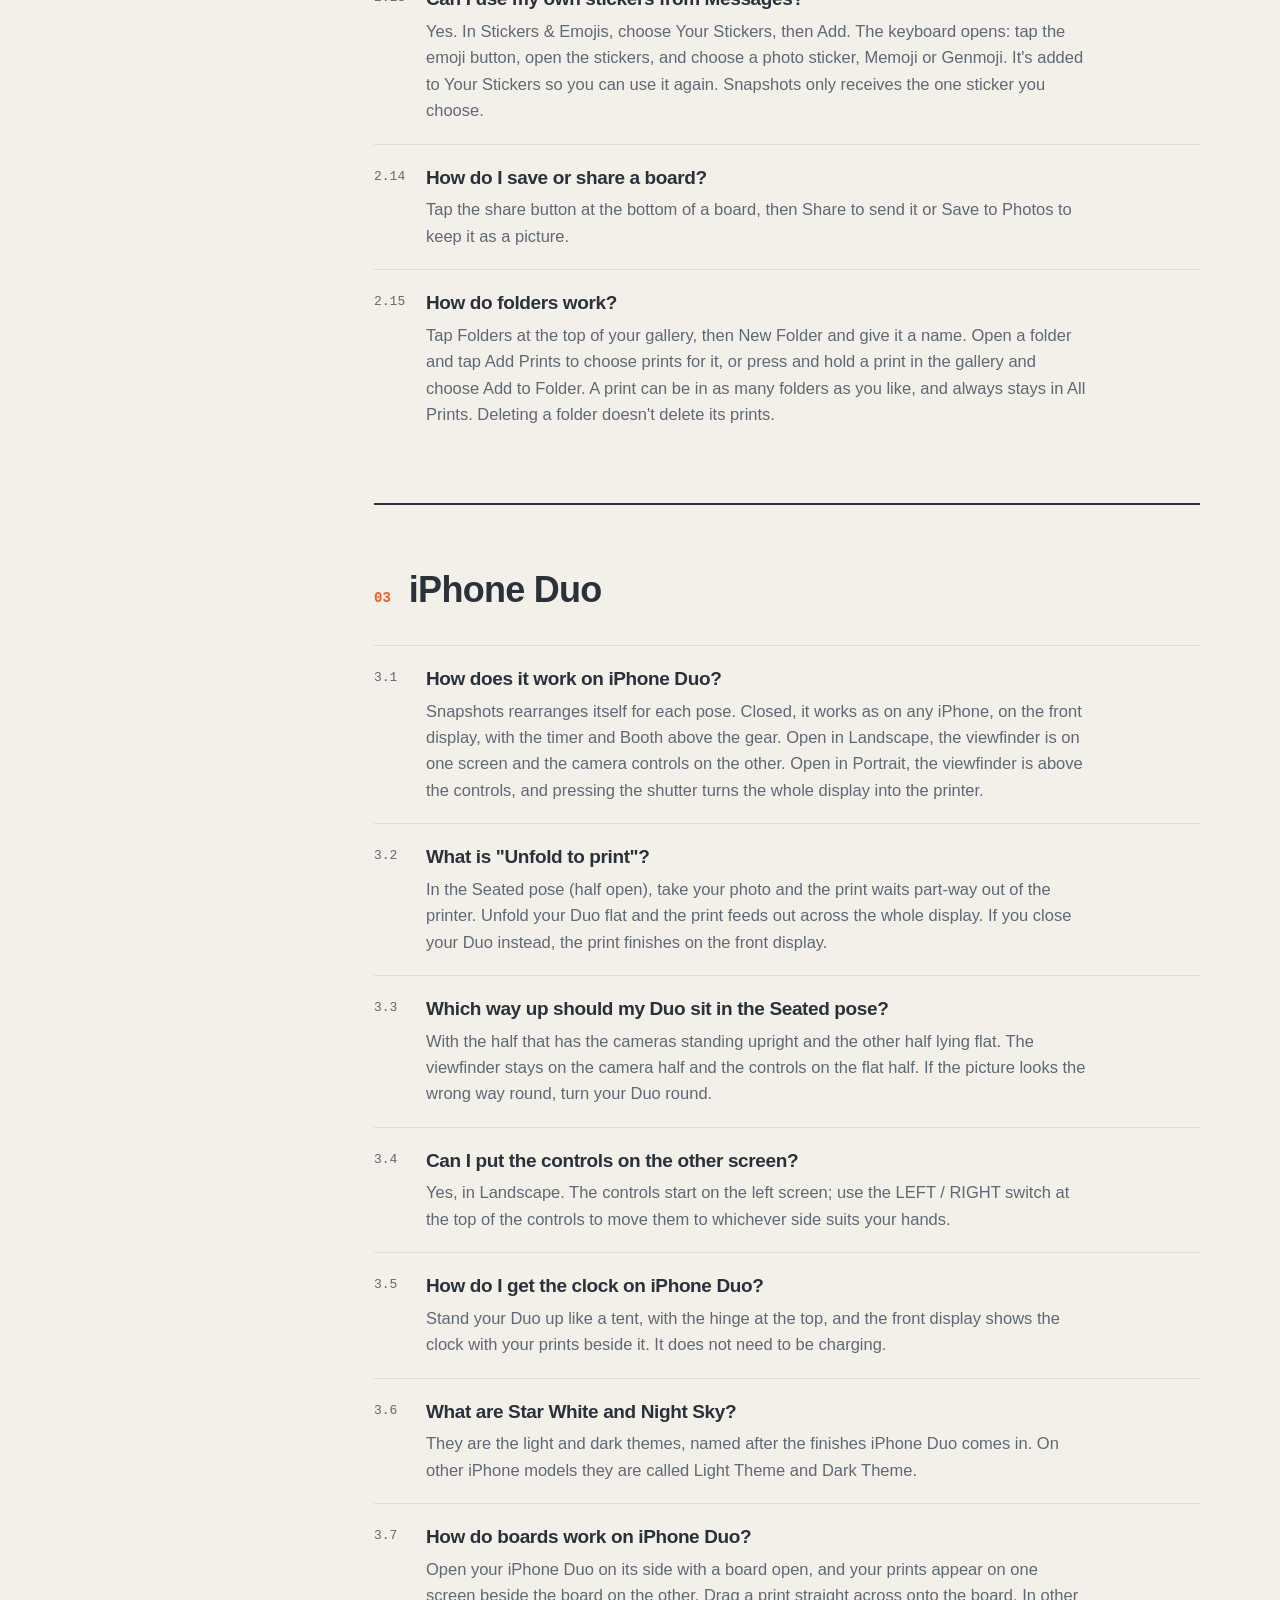
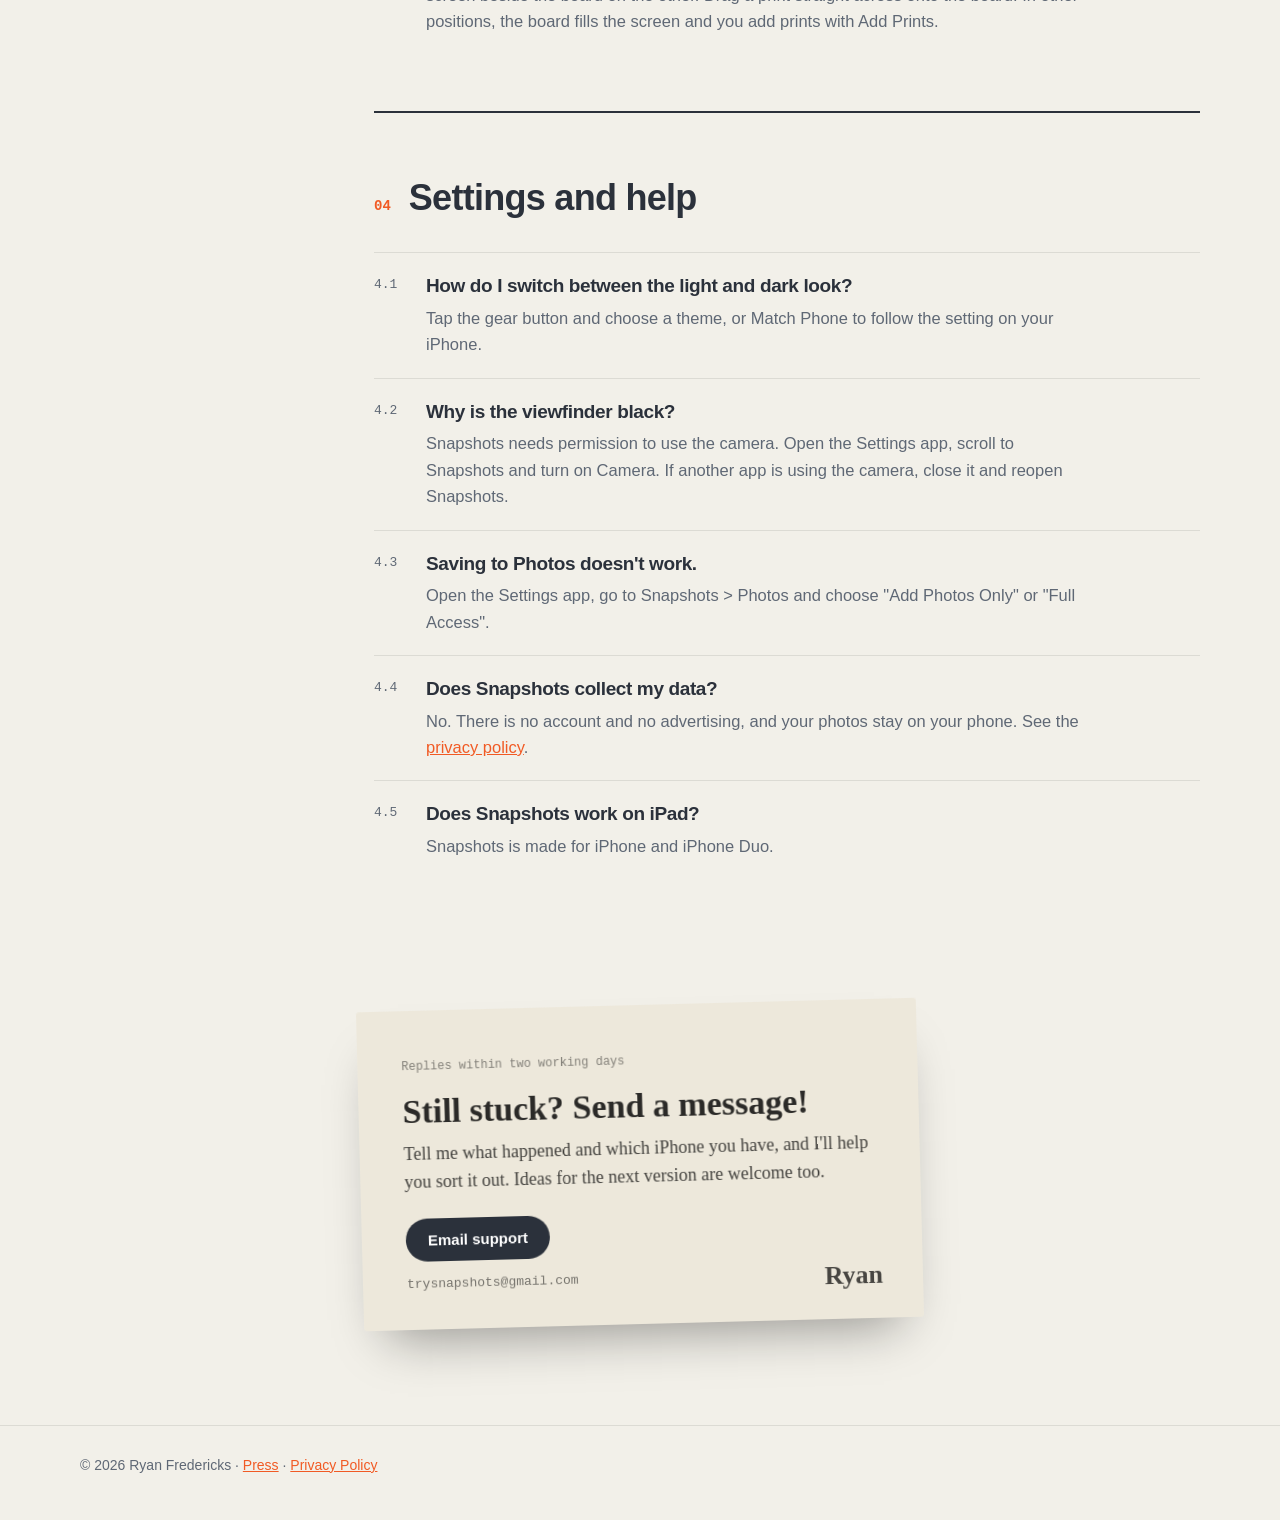
<file: support/index.html>
<!doctype html>
<html lang="en">
<head>
  <meta charset="utf-8">
  <meta name="viewport" content="width=device-width, initial-scale=1">
  <title>Snapshots Support</title>
  <link rel="icon" href="../icons/favicon.svg" type="image/svg+xml">
  <link rel="icon" href="../icons/favicon-32.png" type="image/png" sizes="32x32">
  <link rel="icon" href="../icons/favicon-192.png" type="image/png" sizes="192x192">
  <link rel="apple-touch-icon" href="../icons/apple-touch-icon.png">
  <meta name="description" content="Help and contact for Snapshots: Instant Film Camera for iPhone.">
  <style>
    :root {
      --night: #202733; --night-deep: #171C25; --night-ink: #E8EDF4; --night-muted: #A9B6C8; --night-line: #3A4556;
      --paper: #F2F0E9; --card: #FAF8F2; --ink: #2B313B; --muted: #5F6875; --line: #DCDBD4;
      --orange: #FF7428; --orange-deep: #F15A24; --back: #EDE8DB;
      --round: ui-rounded, "SF Pro Rounded", -apple-system, BlinkMacSystemFont, "Helvetica Neue", Arial, sans-serif;
      --text: -apple-system, BlinkMacSystemFont, "SF Pro Text", "Helvetica Neue", Arial, sans-serif;
      --mono: ui-monospace, "SF Mono", Menlo, monospace;
      --hand: "Bradley Hand", "Segoe Print", cursive;
    }
    * { box-sizing: border-box; }
    html { scroll-behavior: smooth; scroll-padding-top: 24px; }
    body { margin: 0; background: var(--paper); color: var(--ink); font: 17px/1.6 var(--text); -webkit-font-smoothing: antialiased; }
    a { color: var(--orange-deep); }
    .wrap { width: min(1120px, 100% - 40px); margin: 0 auto; }
    h1, h2, h3 { font-family: var(--round); letter-spacing: -0.02em; margin: 0; }

    /* The top: a dark band, like the app's Night Sky camera, with the camera itself and its parts numbered. */
    .top { background: linear-gradient(180deg, var(--night), var(--night-deep)); color: var(--night-ink); padding: 26px 0 0; overflow: hidden; }
    nav { display: flex; justify-content: space-between; align-items: center; gap: 16px; flex-wrap: wrap; }
    .wordmark { display: inline-flex; align-items: center; font: 600 20px/1 var(--round); letter-spacing: 0.42em; color: var(--night-ink); text-decoration: none; }
    .wordmark .o { width: 0.75em; height: 0.75em; border-radius: 50%; background: var(--orange); margin-right: 0.42em; }
    nav .links { display: flex; gap: 22px; font-size: 15px; }
    nav .links a { color: var(--night-muted); text-decoration: none; }
    nav .links a[aria-current] { color: var(--night-ink); font-weight: 600; }
    .manual { display: grid; grid-template-columns: minmax(0, 1fr) 300px minmax(0, 0.9fr); gap: 48px; align-items: center; padding: 56px 0 0; }
    .kicker { font: 600 12px/1 var(--mono); letter-spacing: 0.2em; text-transform: uppercase; color: var(--orange); }
    .manual h1 { font-size: clamp(40px, 5vw, 60px); line-height: 1.02; margin: 16px 0 18px; }
    .manual .lead { color: var(--night-muted); font-size: 18px; margin: 0 0 26px; max-width: 26em; }
    .search { position: relative; display: block; }
    .search input { width: 100%; font: 500 17px/1 var(--text); padding: 17px 18px 17px 48px; border-radius: 14px; border: 1px solid var(--night-line); background: rgba(255, 255, 255, 0.06); color: var(--night-ink); outline: none; }
    .search input::placeholder { color: var(--night-muted); }
    .search input:focus { border-color: var(--orange); background: rgba(255, 255, 255, 0.09); }
    .search svg { position: absolute; left: 17px; top: 18px; width: 18px; height: 18px; stroke: var(--night-muted); fill: none; stroke-width: 2; stroke-linecap: round; }
    .search small { display: block; margin-top: 10px; color: var(--night-muted); font-size: 13px; }

    /* The camera screen itself, with a number on each part. */
    .camera { margin: 0 0 56px; }
    .camera .shot { position: relative; }
    .camera img { display: block; width: 100%; height: auto; border-radius: 30px; box-shadow: 0 30px 70px -20px rgba(0, 0, 0, 0.6), 0 0 0 1px rgba(255, 255, 255, 0.06); }
    .pin { position: absolute; left: var(--x); top: var(--y); width: 26px; height: 26px; margin: -13px 0 0 -13px; display: grid; place-items: center; border-radius: 50%; background: var(--orange-deep); color: #fff; font: 700 13px/1 var(--round); text-decoration: none; box-shadow: 0 0 0 4px rgba(241, 90, 36, 0.25), 0 6px 14px rgba(0, 0, 0, 0.35); transition: transform 0.2s ease, box-shadow 0.2s ease; }
    .pin:hover, .pin.lit { transform: scale(1.25); box-shadow: 0 0 0 7px rgba(241, 90, 36, 0.35), 0 6px 14px rgba(0, 0, 0, 0.35); }
    .parts { list-style: none; margin: 0; padding: 0 0 56px; display: grid; gap: 2px; counter-reset: part; }
    .parts li a { display: grid; grid-template-columns: 30px 1fr; gap: 12px; align-items: baseline; padding: 9px 12px; border-radius: 10px; color: var(--night-ink); text-decoration: none; font-size: 15.5px; }
    .parts li a:hover, .parts li a.lit { background: rgba(255, 255, 255, 0.07); }
    .parts b { font: 600 12px/1 var(--mono); color: var(--orange); }
    .parts span small { display: block; color: var(--night-muted); font-size: 13px; }
    .parts-title { font: 600 12px/1 var(--mono); letter-spacing: 0.2em; text-transform: uppercase; color: var(--night-muted); margin: 0 0 12px 12px; }

    /* The questions: chapters down the left, every answer open on the right, like pages of a manual. */
    .book { display: grid; grid-template-columns: 230px minmax(0, 1fr); gap: 64px; padding: 80px 0 40px; }
    .contents { position: sticky; top: 24px; align-self: start; }
    .contents ol { list-style: none; margin: 0; padding: 0; display: grid; gap: 4px; }
    .contents a { display: grid; grid-template-columns: 34px 1fr; padding: 10px 0; color: var(--muted); text-decoration: none; font: 600 15px/1.3 var(--round); border-bottom: 1px solid var(--line); }
    .contents a b { font: 600 12px/1.6 var(--mono); color: var(--orange-deep); }
    .contents a:hover, .contents a.here { color: var(--ink); }
    .chapter { padding-bottom: 56px; }
    .chapter + .chapter { padding-top: 56px; border-top: 2px solid var(--ink); }
    .chapter > header { display: flex; align-items: baseline; gap: 18px; margin-bottom: 26px; }
    .chapter > header b { font: 600 14px/1 var(--mono); color: var(--orange-deep); }
    .chapter h2 { font-size: clamp(28px, 3vw, 36px); }
    .qa { display: grid; grid-template-columns: 52px minmax(0, 1fr); padding: 20px 0; border-top: 1px solid var(--line); scroll-margin-top: 24px; }
    .qa .n { font: 500 13px/1.9 var(--mono); color: var(--muted); }
    .qa h3 { font-size: 19px; line-height: 1.35; margin-bottom: 6px; }
    .qa p { margin: 0; color: var(--muted); font-size: 16.5px; max-width: 40em; }
    .qa:target, .qa.lit { background: linear-gradient(90deg, rgba(255, 116, 40, 0.1), transparent 70%); border-radius: 10px; }
    [hidden] { display: none !important; }
    .none { padding: 30px 0; color: var(--muted); }

    /* Still stuck: a note to Ryan, written on the back of a print. */
    .write { padding: 30px 0 100px; display: grid; place-items: center; }
    .note { position: relative; width: min(100%, 560px); padding: 40px 44px 36px; background: var(--back); border-radius: 3px; box-shadow: 0 30px 50px -24px rgba(0, 0, 0, 0.4); transform: rotate(-1.5deg); }
    .note time { font: 500 12px/1 var(--mono); color: rgba(0, 0, 0, 0.45); }
    .note h2 { font: 700 34px/1.15 var(--hand); letter-spacing: 0; margin: 14px 0 10px; color: rgba(0, 0, 0, 0.82); }
    .note p { margin: 0 0 22px; font: 400 18px/1.55 "New York", "Iowan Old Style", Georgia, serif; color: rgba(0, 0, 0, 0.72); }
    .note .send { display: inline-flex; align-items: center; gap: 10px; padding: 14px 22px; border-radius: 999px; background: var(--ink); color: #fff; font: 600 15px/1 var(--round); text-decoration: none; }
    .note .addr { display: block; margin-top: 14px; font: 500 13px/1.4 var(--mono); color: rgba(0, 0, 0, 0.5); }
    .note .sig { position: absolute; right: 40px; bottom: 30px; font: 700 26px/1 var(--hand); color: rgba(0, 0, 0, 0.7); }
    footer { border-top: 1px solid var(--line); padding: 28px 0 44px; font-size: 14px; color: var(--muted); }

    @media (max-width: 1020px) {
      .manual { grid-template-columns: minmax(0, 1fr) 260px; }
      .parts-wrap { display: none; }
    }
    @media (max-width: 760px) {
      .manual { grid-template-columns: 1fr; gap: 40px; padding-top: 40px; }
      .camera { width: min(100%, 280px); margin: 0 auto 48px; }
      .book { grid-template-columns: 1fr; gap: 20px; padding-top: 48px; }
      .contents { position: static; }
      .contents ol { grid-template-columns: 1fr 1fr; gap: 0 18px; }
      .qa { grid-template-columns: 42px minmax(0, 1fr); }
      .note { padding: 32px 26px 70px; }
    }
    @media (prefers-reduced-motion: reduce) { html { scroll-behavior: auto; } .pin { transition: none; } }
  </style>
<!-- X conversion tracking base code -->
<script>
!function(e,t,n,s,u,a){e.twq||(s=e.twq=function(){s.exe?s.exe.apply(s,arguments):s.queue.push(arguments);
},s.version='1.1',s.queue=[],u=t.createElement(n),u.async=!0,u.src='https://static.ads-twitter.com/uwt.js',
a=t.getElementsByTagName(n)[0],a.parentNode.insertBefore(u,a))}(window,document,'script');
twq('config','rhuu8');
</script>
<!-- End X conversion tracking base code -->
<!-- X conversion tracking event code: a click on any App Store link counts as a conversion. The
     App Store opens a moment later, so the event has time to send. -->
<script>
document.addEventListener('click', function (e) {
  var a = e.target.closest && e.target.closest('a[href^="https://apps.apple.com/"]');
  if (!a) return;
  twq('event', 'tw-rhuu8-rhuum', {
    conversion_id: null // unique ID for deduplication (e.g. order id '1a2b3c')
  });
  if (e.defaultPrevented || e.button !== 0 || e.metaKey || e.ctrlKey || e.shiftKey || e.altKey || a.target === '_blank') return;
  e.preventDefault();
  setTimeout(function () { location.href = a.href; }, 300);
});
</script>
<!-- End X conversion tracking event code -->
</head>
<body>

<header class="top">
  <div class="wrap">
    <nav>
      <a class="wordmark" href="../app/" aria-label="Snapshots">SNAPSH<span class="o"></span>TS</a>
      <div class="links">
        <a href="../app/">The app</a>
        <a href="./" aria-current="page">Support</a>
        <a href="../press/">Press</a>
        <a href="../privacy/">Privacy</a>
      </div>
    </nav>

    <div class="manual">
      <div>
        <span class="kicker">Owner's manual</span>
        <h1>How can we help?</h1>
        <p class="lead">Every part of the camera, numbered. Tap a number for what it does, or search the answers below.</p>
        <label class="search">
          <svg viewBox="0 0 24 24" aria-hidden="true"><circle cx="11" cy="11" r="7"/><path d="M20 20l-4-4"/></svg>
          <input type="search" id="find" placeholder="Search" autocomplete="off" aria-label="Search the answers">
          <small id="count">33 answers</small>
        </label>
      </div>

      <figure class="camera">
        <div class="shot">
          <img src="../app/camera-light.jpg" width="700" height="1521" alt="The Snapshots camera screen, with its parts numbered.">
          <a class="pin" href="#q1-1" data-part="1" style="--x:50%;--y:10.4%" aria-label="1. Printer">1</a><a class="pin" href="#q1-10" data-part="2" style="--x:50%;--y:30%" aria-label="2. Viewfinder">2</a><a class="pin" href="#q1-7" data-part="3" style="--x:9.4%;--y:66.4%" aria-label="3. Flash">3</a><a class="pin" href="#q1-6" data-part="4" style="--x:50%;--y:66.4%" aria-label="4. Zoom steps">4</a><a class="pin" href="#q1-7" data-part="5" style="--x:90.6%;--y:66.4%" aria-label="5. Front camera">5</a><a class="pin" href="#q1-12" data-part="6" style="--x:16.9%;--y:80.6%" aria-label="6. Last print and film counter">6</a><a class="pin" href="#q1-1" data-part="7" style="--x:50%;--y:80.5%" aria-label="7. Shutter">7</a><a class="pin" href="#q1-5" data-part="8" style="--x:82.4%;--y:80.6%" aria-label="8. Film dial">8</a><a class="pin" href="#q1-8" data-part="9" style="--x:9.9%;--y:95.7%" aria-label="9. Self-timer and Booth">9</a><a class="pin" href="#q4-1" data-part="10" style="--x:90%;--y:95.7%" aria-label="10. Settings">10</a>
        </div>
      </figure>

      <div class="parts-wrap">
        <p class="parts-title">Know your camera</p>
        <ol class="parts">
          <li><a href="#q1-1" data-part="1"><b>01</b><span>Printer<small>Where every print comes out</small></span></a></li>
<li><a href="#q1-10" data-part="2"><b>02</b><span>Viewfinder<small>Tap to focus, hold to lock</small></span></a></li>
<li><a href="#q1-7" data-part="3"><b>03</b><span>Flash<small>Off, auto or on</small></span></a></li>
<li><a href="#q1-6" data-part="4"><b>04</b><span>Zoom steps<small>One for every lens</small></span></a></li>
<li><a href="#q1-7" data-part="5"><b>05</b><span>Front camera<small>For selfies</small></span></a></li>
<li><a href="#q1-12" data-part="6"><b>06</b><span>Last print and film counter<small>Opens your gallery</small></span></a></li>
<li><a href="#q1-1" data-part="7"><b>07</b><span>Shutter<small>Press to take a snapshot</small></span></a></li>
<li><a href="#q1-5" data-part="8"><b>08</b><span>Film dial<small>Five film styles</small></span></a></li>
<li><a href="#q1-8" data-part="9"><b>09</b><span>Self-timer and Booth<small>3 s, 10 s or three poses</small></span></a></li>
<li><a href="#q4-1" data-part="10"><b>10</b><span>Settings<small>Themes and more</small></span></a></li>
        </ol>
      </div>
    </div>
  </div>
</header>

<main class="wrap">
  <div class="book">
    <nav class="contents" aria-label="Chapters">
      <ol>
        <li><a href="#shooting"><b>01</b>Taking snapshots</a></li>
<li><a href="#prints"><b>02</b>Your prints</a></li>
<li><a href="#duo"><b>03</b>iPhone Duo</a></li>
<li><a href="#help"><b>04</b>Settings and help</a></li>
      </ol>
    </nav>
    <div id="answers">
      <section class="chapter" id="shooting"><header><b>01</b><h2>Taking snapshots</h2></header>
<article class="qa" id="q1-1"><span class="n">1.1</span><div><h3>How do I take a snapshot?</h3><p>Press the big round shutter. A printer appears and feeds your photo out. Once it's all the way out it develops over a few seconds. Tap <em>Save Snapshot</em> to keep it, or <em>Discard</em> to throw it away.</p></div></article>
<article class="qa" id="q1-2"><span class="n">1.2</span><div><h3>Can I make it develop faster?</h3><p>Yes, give your phone a shake while the photo is developing and it finishes immediately.</p></div></article>
<article class="qa" id="q1-3"><span class="n">1.3</span><div><h3>How do I add a caption?</h3><p>While the print is on screen, tap "Write a caption" along the bottom of the photo and type. The caption is saved with the print.</p></div></article>
<article class="qa" id="q1-4"><span class="n">1.4</span><div><h3>Can I change the caption's handwriting?</h3><p>Yes. Six font buttons sit just above the caption: Handwriting, Marker, Typewriter, Script, Note and Modern. Tap one to change it. Each print keeps its own font, and your next print starts on the one you used last.</p></div></article>
<article class="qa" id="q1-5"><span class="n">1.5</span><div><h3>How do I change the film style?</h3><p>Tap the dial beside the shutter. It clicks through Classic, Gold, Coast, Sepia and Mono, and you see each style live in the viewfinder.</p></div></article>
<article class="qa" id="q1-6"><span class="n">1.6</span><div><h3>How do I zoom?</h3><p>Tap one of the zoom steps along the bottom of the viewfinder. There is a step for each lens your iPhone has. You can also press on the steps and slide sideways for anything in between.</p></div></article>
<article class="qa" id="q1-7"><span class="n">1.7</span><div><h3>How do I use the flash, or take a selfie?</h3><p>Both buttons are in the bottom corners of the viewfinder. The lightning bolt switches the flash between off, auto and on. The arrows switch to the front camera, which also has a wider view for fitting everyone in.</p></div></article>
<article class="qa" id="q1-8"><span class="n">1.8</span><div><h3>How does the self-timer work?</h3><p>Tap the timer button (bottom left) to choose 3 or 10 seconds, then press the shutter. The countdown shows in the viewfinder. Press the shutter again to cancel it.</p></div></article>
<article class="qa" id="q1-9"><span class="n">1.9</span><div><h3>What is Booth Mode?</h3><p>A photo booth on your phone. Tap the timer button until it shows the film-strip icon, then press the shutter once. Snapshots counts 3-2-1 before each of three photos and prints all three together as one tall strip. It switches to the front camera for you, and the timer stays on Booth until you change it. If you switch to the back camera, the flash blinks through each count so you know when to pose; the photo itself only uses the flash if the flash is on.</p></div></article>
<article class="qa" id="q1-10"><span class="n">1.10</span><div><h3>How do I focus, or make the picture brighter or darker?</h3><p>Tap the viewfinder to focus there. Press and hold to lock focus and exposure, then slide your finger up or down to brighten or darken.</p></div></article>
<article class="qa" id="q1-11"><span class="n">1.11</span><div><h3>Can I use Camera Control?</h3><p>Yes, on iPhone models that have it. Press Camera Control to take a snapshot. Press it lightly to bring up Film, Zoom, Timer and Exposure, then slide along it to change them, without touching the screen.</p></div></article>
<article class="qa" id="q1-12"><span class="n">1.12</span><div><h3>What does the film counter mean? Will I run out?</h3><p>It counts down the shots left in a pack of ten, like a real instant camera. When a pack is finished a new one loads by itself. There is no limit, and nothing to buy.</p></div></article>
</section>
<section class="chapter" id="prints"><header><b>02</b><h2>Your prints</h2></header>
<article class="qa" id="q2-1"><span class="n">2.1</span><div><h3>Where are my prints, and how do I save them to Photos?</h3><p>Tap the little photo window beside the shutter to open your gallery. Choose Select, pick prints, then use Save to add them to your Photos library or Share to send them. Saved and shared prints keep their white border and caption.</p></div></article>
<article class="qa" id="q2-2"><span class="n">2.2</span><div><h3>How do I look closely at a print?</h3><p>Tap a print in the gallery to open it. Pinch or double-tap to zoom in, and swipe sideways to move to the next print.</p></div></article>
<article class="qa" id="q2-3"><span class="n">2.3</span><div><h3>My photo came out upside down. Can I turn it?</h3><p>Yes. Open the print and tap Rotate in the bar at the bottom. Each tap turns the photo a quarter turn inside its frame, and it stays that way when you save or share it. (Booth strips can't be rotated.)</p></div></article>
<article class="qa" id="q2-4"><span class="n">2.4</span><div><h3>Can I change a caption later?</h3><p>Yes. Open the print and tap it to turn it over. The back shows the date it was taken, and you can write or change its caption and its font there. Tap again to turn it back.</p></div></article>
<article class="qa" id="q2-5"><span class="n">2.5</span><div><h3>What is the memory on the back of a print?</h3><p>Turn a print over and tap "Write a memory" to write as much as you like about the moment. It's just for you: it's kept with the print on your iPhone and never goes out with a shared picture. When you save a print to Photos, the memory is tucked into the picture's details so it stays with your copy.</p></div></article>
<article class="qa" id="q2-6"><span class="n">2.6</span><div><h3>How do I delete a print?</h3><p>In the gallery, press and hold a print and choose Delete, or choose Select, pick prints and tap Delete. Deleted prints can't be recovered.</p></div></article>
<article class="qa" id="q2-7"><span class="n">2.7</span><div><h3>What happens when I turn my phone on its side?</h3><p>The camera steps aside and your prints are laid out in a row, like photographs on a table. Swipe through them and tap one to open it. Turn your phone upright again to take a snapshot.</p></div></article>
<article class="qa" id="q2-8"><span class="n">2.8</span><div><h3>What is the clock that appears when my phone is on its side?</h3><p>That's the nightstand clock. When your iPhone is charging and turned on its side, Snapshots shows a clock with your prints shuffling past beside it. Tap a print to open it, or tap the gear to change the theme. The screen stays on while the clock is showing. Unplugged, turning your phone on its side shows your prints in a row instead.</p></div></article>
<article class="qa" id="q2-9"><span class="n">2.9</span><div><h3>How do I put my prints on my Home Screen?</h3><p>Add a Snapshots widget. Touch and hold an empty part of your Home Screen, tap Edit, then Add Widget, and search for Snapshots. Choose Prints (small, medium or large) or Clock &amp; Prints (medium or large). The widget shows prints from your gallery, with a different one on top every hour.</p></div></article>
<article class="qa" id="q2-10"><span class="n">2.10</span><div><h3>Are my prints backed up? What if I delete the app?</h3><p>Your prints are kept inside Snapshots on your iPhone and are never sent anywhere. Deleting the app deletes them. To keep a print for good, save it to your Photos library.</p></div></article>
<article class="qa" id="q2-11"><span class="n">2.11</span><div><h3>How do I make a board?</h3><p>Open your gallery and tap Boards at the top, then New Board, and choose a corkboard or a fridge. Tap Add Prints to put your prints on it. Drag a print to move it, and pinch or twist with two fingers to resize and turn it. The background button changes the board: a retro fridge in seven colors, modern stainless or black steel, or a corkboard. Prints on a board stay in your gallery too.</p></div></article>
<article class="qa" id="q2-12"><span class="n">2.12</span><div><h3>How do I add stickers, tape and notes to a board?</h3><p>In a board, tap the smiley face button for Stickers &amp; Emojis. Pick a sticker or an emoji, add a piece of tape, or tap Write a Note for a short handwritten note. Each one can be moved, resized and turned like a print.</p></div></article>
<article class="qa" id="q2-13"><span class="n">2.13</span><div><h3>Can I use my own stickers from Messages?</h3><p>Yes. In Stickers &amp; Emojis, choose Your Stickers, then Add. The keyboard opens: tap the emoji button, open the stickers, and choose a photo sticker, Memoji or Genmoji. It's added to Your Stickers so you can use it again. Snapshots only receives the one sticker you choose.</p></div></article>
<article class="qa" id="q2-14"><span class="n">2.14</span><div><h3>How do I save or share a board?</h3><p>Tap the share button at the bottom of a board, then Share to send it or Save to Photos to keep it as a picture.</p></div></article>
<article class="qa" id="q2-15"><span class="n">2.15</span><div><h3>How do folders work?</h3><p>Tap Folders at the top of your gallery, then New Folder and give it a name. Open a folder and tap Add Prints to choose prints for it, or press and hold a print in the gallery and choose Add to Folder. A print can be in as many folders as you like, and always stays in All Prints. Deleting a folder doesn't delete its prints.</p></div></article>
</section>
<section class="chapter" id="duo"><header><b>03</b><h2>iPhone Duo</h2></header>
<article class="qa" id="q3-1"><span class="n">3.1</span><div><h3>How does it work on iPhone Duo?</h3><p>Snapshots rearranges itself for each pose. Closed, it works as on any iPhone, on the front display, with the timer and Booth above the gear. Open in Landscape, the viewfinder is on one screen and the camera controls on the other. Open in Portrait, the viewfinder is above the controls, and pressing the shutter turns the whole display into the printer.</p></div></article>
<article class="qa" id="q3-2"><span class="n">3.2</span><div><h3>What is "Unfold to print"?</h3><p>In the Seated pose (half open), take your photo and the print waits part-way out of the printer. Unfold your Duo flat and the print feeds out across the whole display. If you close your Duo instead, the print finishes on the front display.</p></div></article>
<article class="qa" id="q3-3"><span class="n">3.3</span><div><h3>Which way up should my Duo sit in the Seated pose?</h3><p>With the half that has the cameras standing upright and the other half lying flat. The viewfinder stays on the camera half and the controls on the flat half. If the picture looks the wrong way round, turn your Duo round.</p></div></article>
<article class="qa" id="q3-4"><span class="n">3.4</span><div><h3>Can I put the controls on the other screen?</h3><p>Yes, in Landscape. The controls start on the left screen; use the LEFT / RIGHT switch at the top of the controls to move them to whichever side suits your hands.</p></div></article>
<article class="qa" id="q3-5"><span class="n">3.5</span><div><h3>How do I get the clock on iPhone Duo?</h3><p>Stand your Duo up like a tent, with the hinge at the top, and the front display shows the clock with your prints beside it. It does not need to be charging.</p></div></article>
<article class="qa" id="q3-6"><span class="n">3.6</span><div><h3>What are Star White and Night Sky?</h3><p>They are the light and dark themes, named after the finishes iPhone Duo comes in. On other iPhone models they are called Light Theme and Dark Theme.</p></div></article>
<article class="qa" id="q3-7"><span class="n">3.7</span><div><h3>How do boards work on iPhone Duo?</h3><p>Open your iPhone Duo on its side with a board open, and your prints appear on one screen beside the board on the other. Drag a print straight across onto the board. In other positions, the board fills the screen and you add prints with Add Prints.</p></div></article>
</section>
<section class="chapter" id="help"><header><b>04</b><h2>Settings and help</h2></header>
<article class="qa" id="q4-1"><span class="n">4.1</span><div><h3>How do I switch between the light and dark look?</h3><p>Tap the gear button and choose a theme, or Match Phone to follow the setting on your iPhone.</p></div></article>
<article class="qa" id="q4-2"><span class="n">4.2</span><div><h3>Why is the viewfinder black?</h3><p>Snapshots needs permission to use the camera. Open the Settings app, scroll to Snapshots and turn on Camera. If another app is using the camera, close it and reopen Snapshots.</p></div></article>
<article class="qa" id="q4-3"><span class="n">4.3</span><div><h3>Saving to Photos doesn't work.</h3><p>Open the Settings app, go to Snapshots &gt; Photos and choose "Add Photos Only" or "Full Access".</p></div></article>
<article class="qa" id="q4-4"><span class="n">4.4</span><div><h3>Does Snapshots collect my data?</h3><p>No. There is no account and no advertising, and your photos stay on your phone. See the <a href="../privacy/">privacy policy</a>.</p></div></article>
<article class="qa" id="q4-5"><span class="n">4.5</span><div><h3>Does Snapshots work on iPad?</h3><p>Snapshots is made for iPhone and iPhone Duo.</p></div></article>
</section>
      <p class="none" id="none" hidden>Nothing matches that. Try another word, or write to Ryan below.</p>
    </div>
  </div>

  <section class="write" id="write">
    <div class="note">
      <time>Replies within two working days</time>
      <h2>Still stuck? Send a message!</h2>
      <p>Tell me what happened and which iPhone you have, and I'll help you sort it out. Ideas for the next version are welcome too.</p>
      <a class="send" href="mailto:trysnapshots@gmail.com?subject=Snapshots%20support">Email support</a>
      <span class="addr">trysnapshots@gmail.com</span>
      <span class="sig">Ryan</span>
    </div>
  </section>
</main>

<footer>
  <div class="wrap">© 2026 Ryan Fredericks · <a href="../press/">Press</a> · <a href="../privacy/">Privacy Policy</a></div>
</footer>

<script>
// Search: hides the answers that don't contain every word typed, and the chapters left empty.
var input = document.getElementById('find'), items = document.querySelectorAll('.qa'), chapters = document.querySelectorAll('.chapter');
input.addEventListener('input', function () {
  var words = input.value.toLowerCase().split(/\s+/).filter(Boolean), shown = 0;
  items.forEach(function (qa) {
    var text = qa.textContent.toLowerCase(), hit = words.every(function (w) { return text.indexOf(w) !== -1; });
    qa.hidden = !hit; if (hit) shown++;
  });
  chapters.forEach(function (c) { c.hidden = !c.querySelector('.qa:not([hidden])'); });
  document.getElementById('none').hidden = shown > 0;
  document.getElementById('count').textContent = words.length ? shown + ' of ' + items.length + ' answers' : items.length + ' answers';
});

// A number on the camera and its line in the list light up together.
document.querySelectorAll('[data-part]').forEach(function (el) {
  var twins = document.querySelectorAll('[data-part="' + el.dataset.part + '"]');
  el.addEventListener('mouseenter', function () { twins.forEach(function (t) { t.classList.add('lit'); }); });
  el.addEventListener('mouseleave', function () { twins.forEach(function (t) { t.classList.remove('lit'); }); });
});

// The chapter being read is marked in the contents.
if ('IntersectionObserver' in window) {
  var links = document.querySelectorAll('.contents a');
  var reading = new IntersectionObserver(function (entries) {
    entries.forEach(function (e) {
      if (e.isIntersecting) links.forEach(function (a) { a.classList.toggle('here', a.getAttribute('href') === '#' + e.target.id); });
    });
  }, { rootMargin: '-30% 0px -60% 0px' });
  chapters.forEach(function (c) { reading.observe(c); });
}
</script>
<script>
  // Counts the visit, anonymously and without cookies. A link ending ?r=name is counted under that name.
  window.goatcounter = { path: function (p) {
    var r = new URLSearchParams(location.search).get('r');
    return r ? p + '?r=' + r.replace(/[^a-z0-9-]/gi, '') : p;
  } };
</script>
<script data-goatcounter="https://snapshots.goatcounter.com/count" async src="https://gc.zgo.at/count.js"></script>
</body>
</html>
</file>
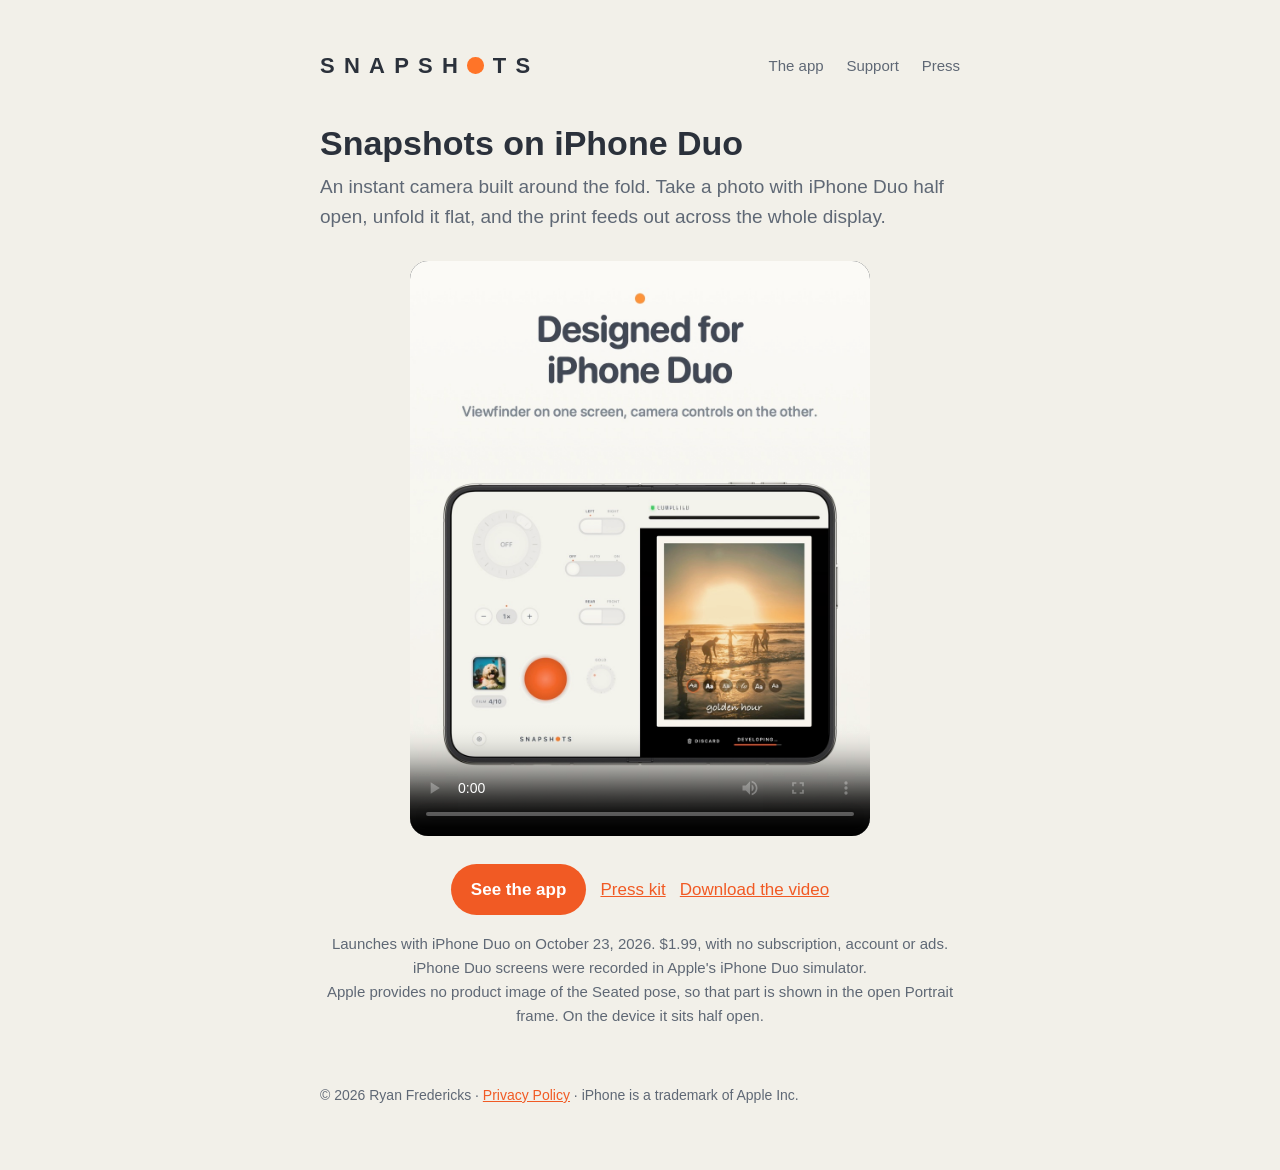
<file: press/video/index.html>
<!doctype html>
<html lang="en">
<head>
  <meta charset="utf-8">
  <meta name="viewport" content="width=device-width, initial-scale=1">
  <title>Snapshots on iPhone Duo: the video</title>
  <link rel="icon" href="../../icons/favicon.svg" type="image/svg+xml">
  <link rel="icon" href="../../icons/favicon-32.png" type="image/png" sizes="32x32">
  <link rel="icon" href="../../icons/favicon-192.png" type="image/png" sizes="192x192">
  <link rel="apple-touch-icon" href="../../icons/apple-touch-icon.png">
  <meta name="description" content="Snapshots: Instant Film Camera in every iPhone Duo pose and on a regular iPhone, in one minute.">
  <meta property="og:title" content="Snapshots on iPhone Duo">
  <meta property="og:description" content="An instant camera built around the fold. One minute, every pose.">
  <meta property="og:image" content="https://cocktail5555.github.io/snapshots/press/video/poster.jpg">
  <meta property="og:type" content="video.other">
  <link rel="stylesheet" href="../../style.css?v=2">
  <style>
    .film { display: block; width: 100%; max-width: 460px; aspect-ratio: 4 / 5; margin: 28px auto; border-radius: 18px; background: #1A202B; }
    .after { text-align: center; }
  </style>
<!-- X conversion tracking base code -->
<script>
!function(e,t,n,s,u,a){e.twq||(s=e.twq=function(){s.exe?s.exe.apply(s,arguments):s.queue.push(arguments);
},s.version='1.1',s.queue=[],u=t.createElement(n),u.async=!0,u.src='https://static.ads-twitter.com/uwt.js',
a=t.getElementsByTagName(n)[0],a.parentNode.insertBefore(u,a))}(window,document,'script');
twq('config','rhuu8');
</script>
<!-- End X conversion tracking base code -->
<!-- X conversion tracking event code: a click on any App Store link counts as a conversion. The
     App Store opens a moment later, so the event has time to send. -->
<script>
document.addEventListener('click', function (e) {
  var a = e.target.closest && e.target.closest('a[href^="https://apps.apple.com/"]');
  if (!a) return;
  twq('event', 'tw-rhuu8-rhuum', {
    conversion_id: null // unique ID for deduplication (e.g. order id '1a2b3c')
  });
  if (e.defaultPrevented || e.button !== 0 || e.metaKey || e.ctrlKey || e.shiftKey || e.altKey || a.target === '_blank') return;
  e.preventDefault();
  setTimeout(function () { location.href = a.href; }, 300);
});
</script>
<!-- End X conversion tracking event code -->
</head>
<body>
<main>
  <nav>
    <a class="wordmark" href="../../app/" aria-label="Snapshots">SNAPSH<span class="o"></span>TS</a>
    <div class="links">
      <a href="../../app/">The app</a>
      <a href="../../support/">Support</a>
      <a href="../">Press</a>
    </div>
  </nav>

  <h1>Snapshots on iPhone Duo</h1>
  <p class="lead">An instant camera built around the fold. Take a photo with iPhone Duo half open, unfold it flat, and the print feeds out across the whole display.</p>

  <video class="film" id="film" controls playsinline preload="metadata" poster="poster.jpg?v=21">
    <source src="../snapshots-iphone-duo.mp4?v=22" type="video/mp4">
  </video>

  <p class="after">
    <a class="button" href="../../app/">See the app</a> &nbsp; <a href="../">Press kit</a> &nbsp; <a href="../snapshots-iphone-duo.mp4" download>Download the video</a>
  </p>
  <p class="after" style="color:var(--muted);font-size:15px">Launches with iPhone Duo on October 23, 2026. $1.99, with no subscription, account or ads.<br>iPhone Duo screens were recorded in Apple's iPhone Duo simulator.<br>Apple provides no product image of the Seated pose, so that part is shown in the open Portrait frame. On the device it sits half open.</p>

  <footer>
    © 2026 Ryan Fredericks · <a href="../../privacy/">Privacy Policy</a> · iPhone is a trademark of Apple Inc.
  </footer>
</main>
<script>
  // Counts the visit, anonymously and without cookies. A link ending ?r=name is counted under that name.
  window.goatcounter = { path: function (p) {
    var r = new URLSearchParams(location.search).get('r');
    return r ? p + '?r=' + r.replace(/[^a-z0-9-]/gi, '') : p;
  } };
</script>
<script data-goatcounter="https://snapshots.goatcounter.com/count" async src="https://gc.zgo.at/count.js"></script>
<script>
  // Counts the first time the video is played, under the same name as the visit.
  document.getElementById('film').addEventListener('play', function () {
    if (!window.goatcounter || !window.goatcounter.count) return;
    var r = new URLSearchParams(location.search).get('r');
    window.goatcounter.count({ path: 'video-played' + (r ? '?r=' + r.replace(/[^a-z0-9-]/gi, '') : ''), title: 'Video played', event: true });
  }, { once: true });
</script>
</body>
</html>
</file>
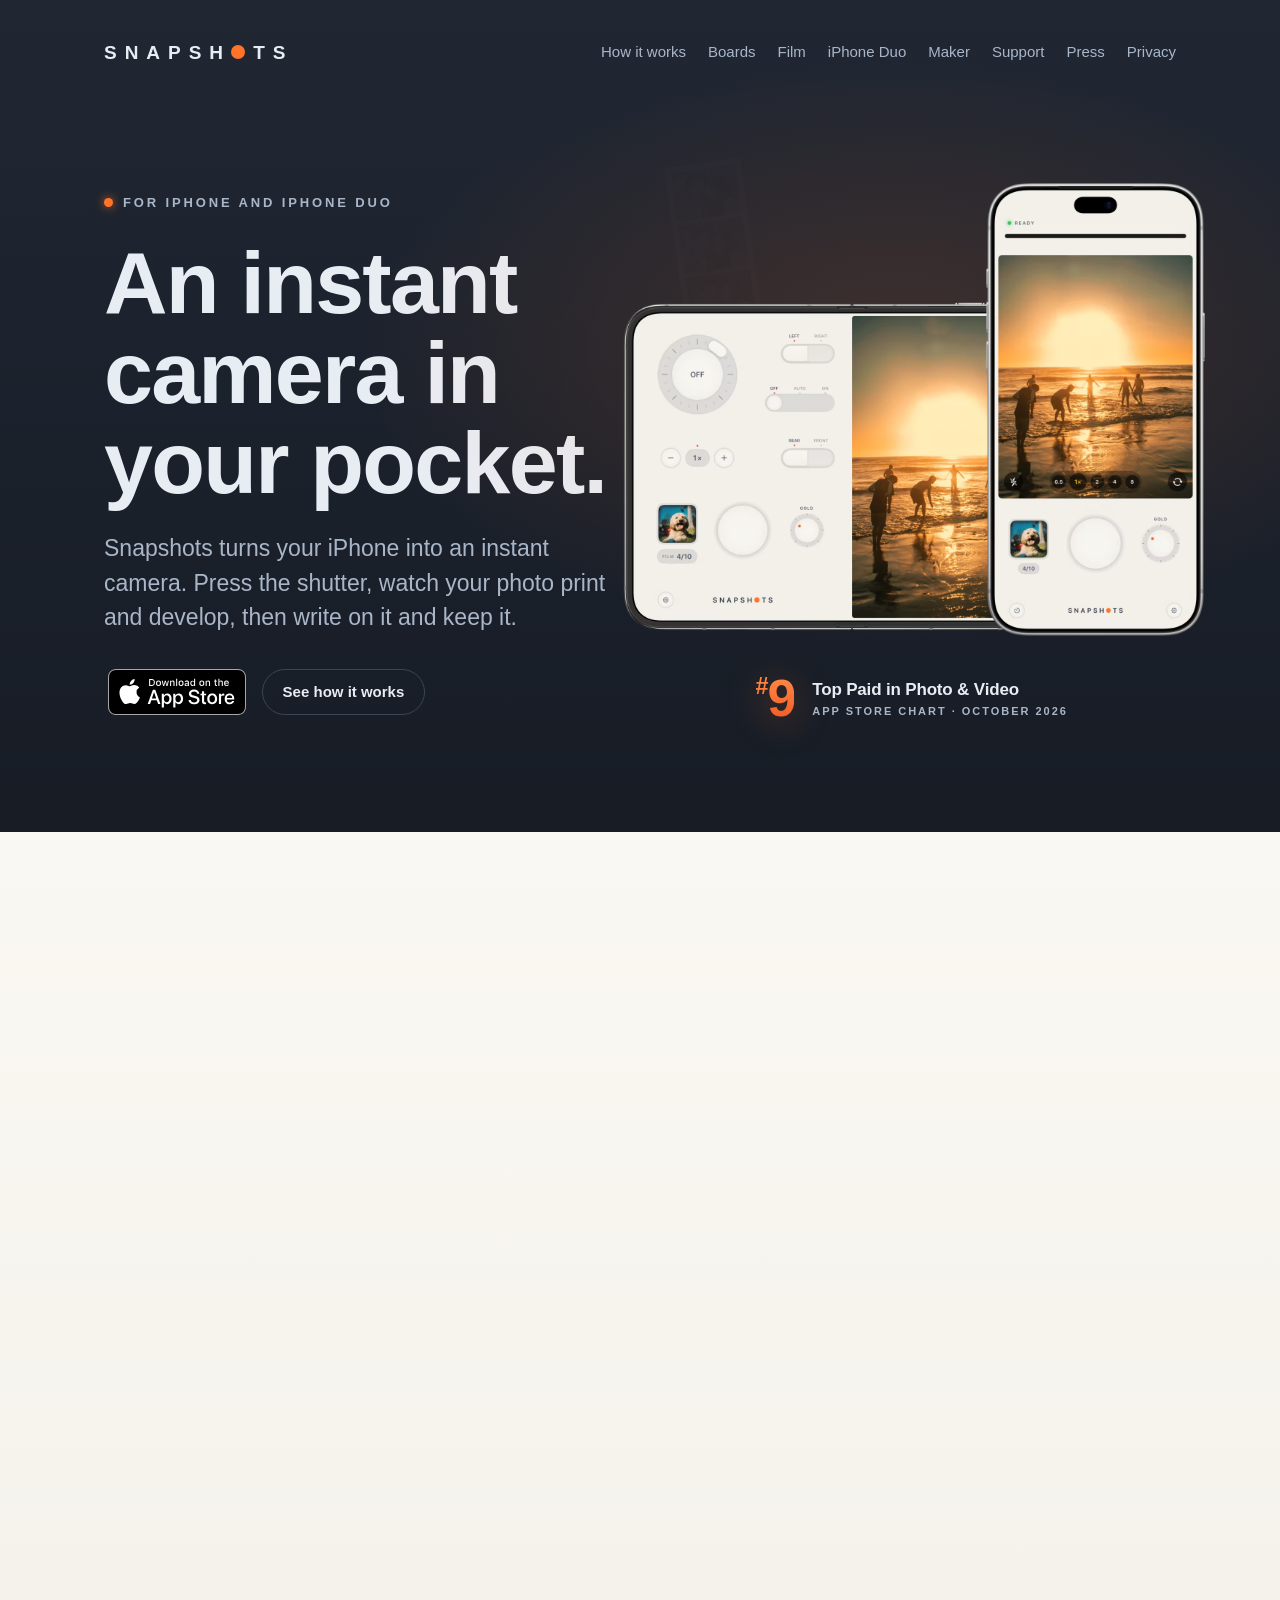
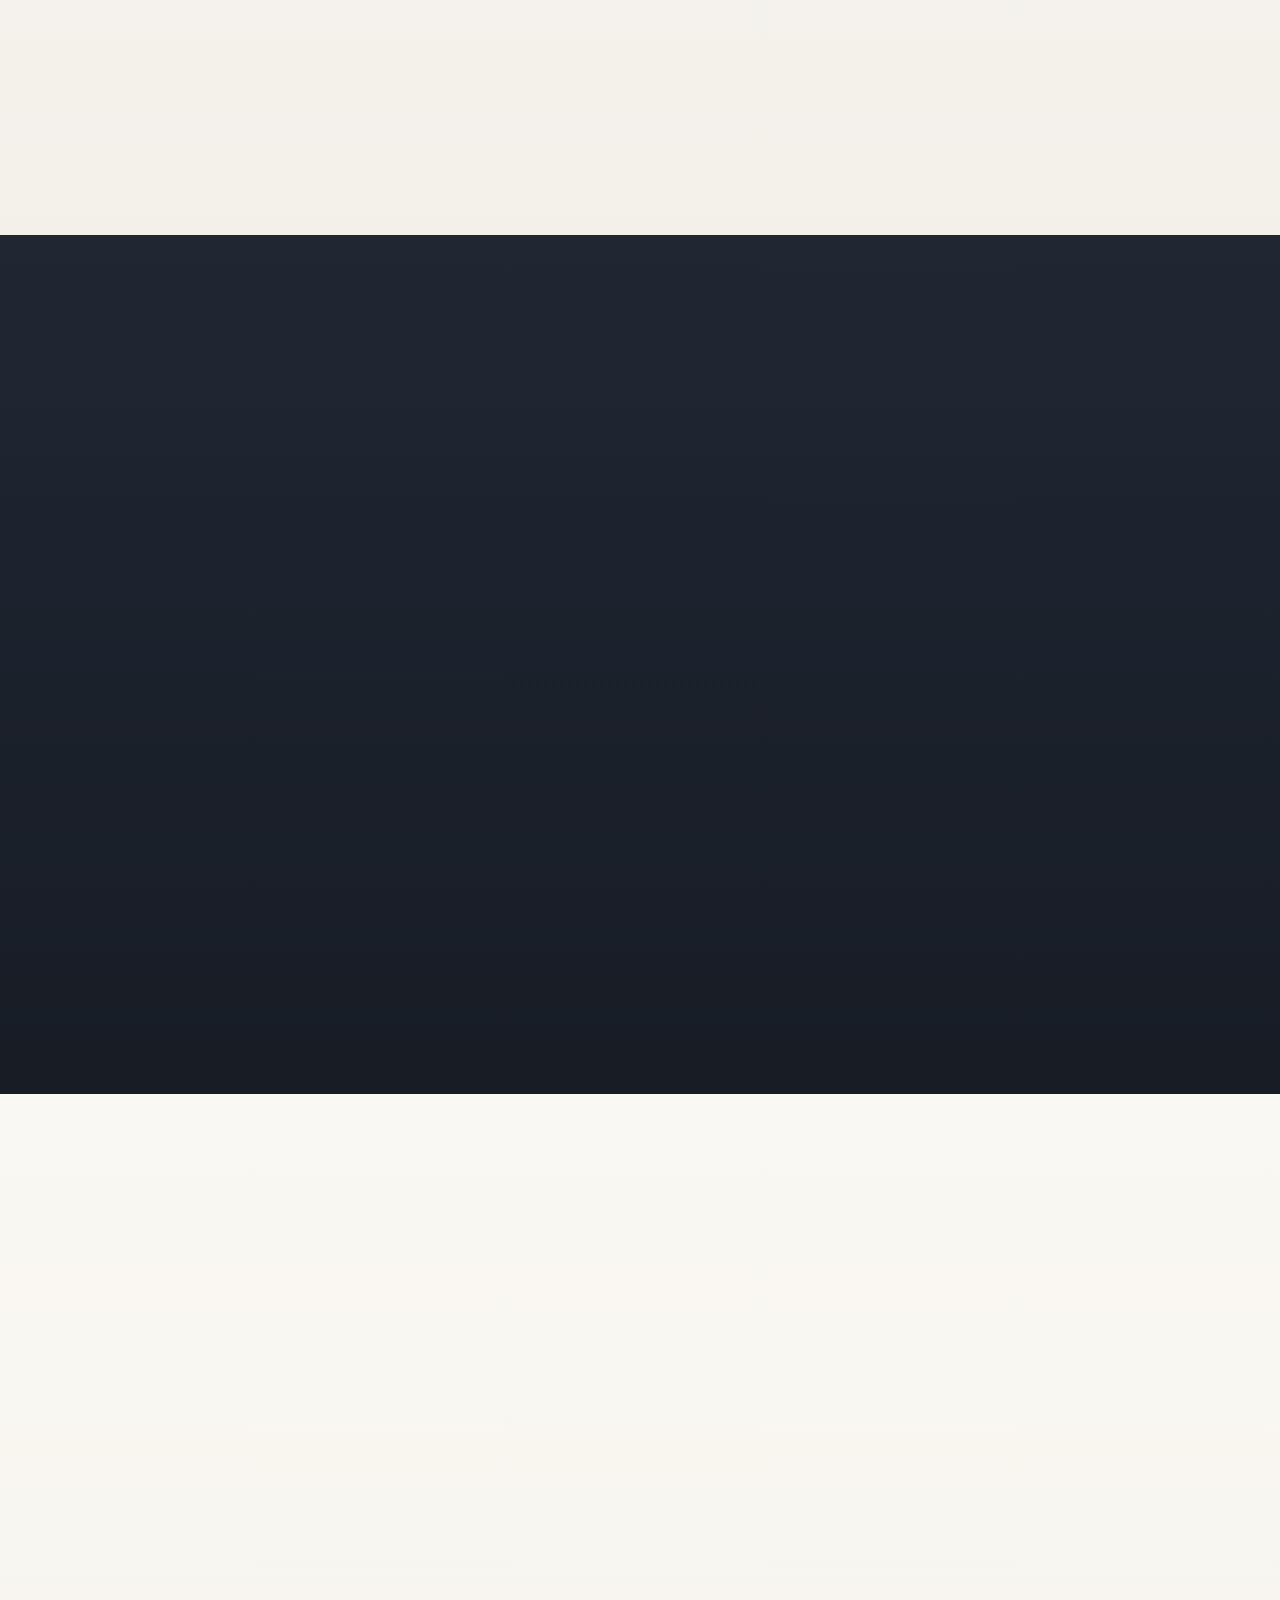
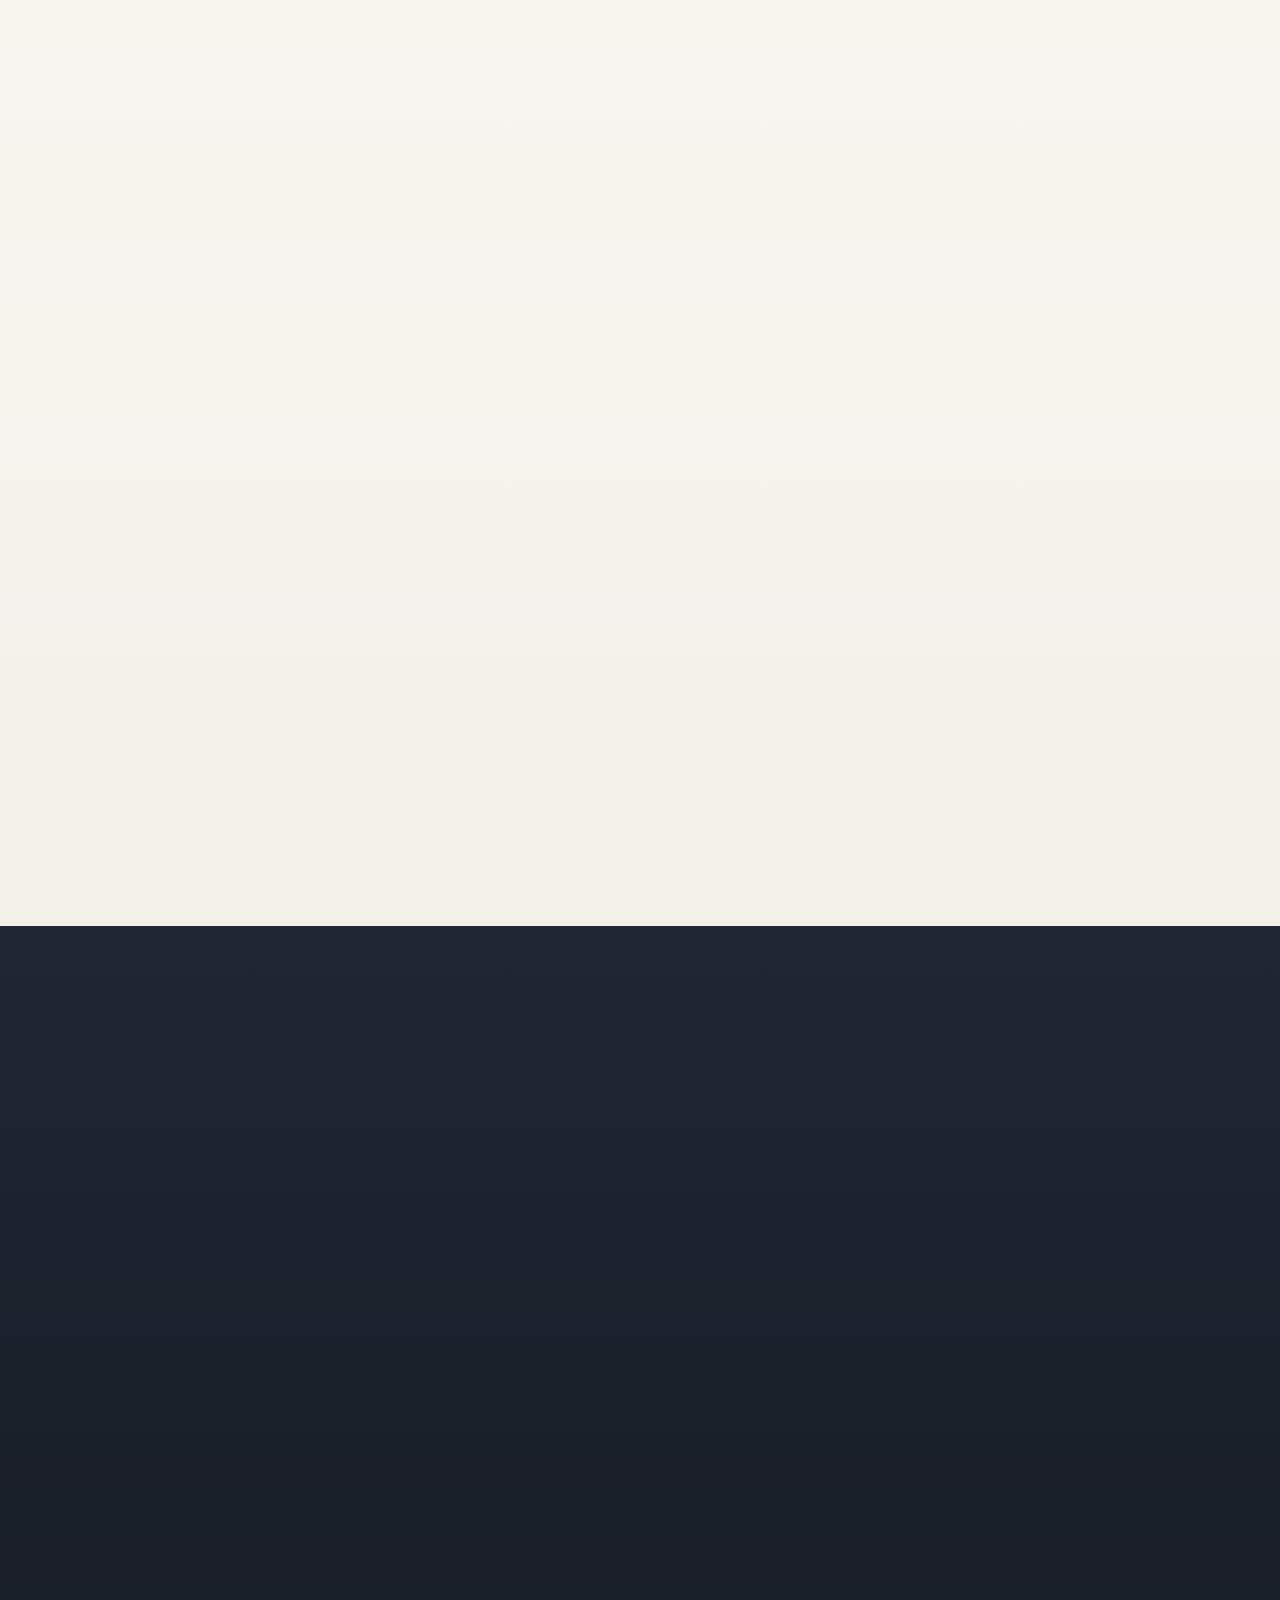
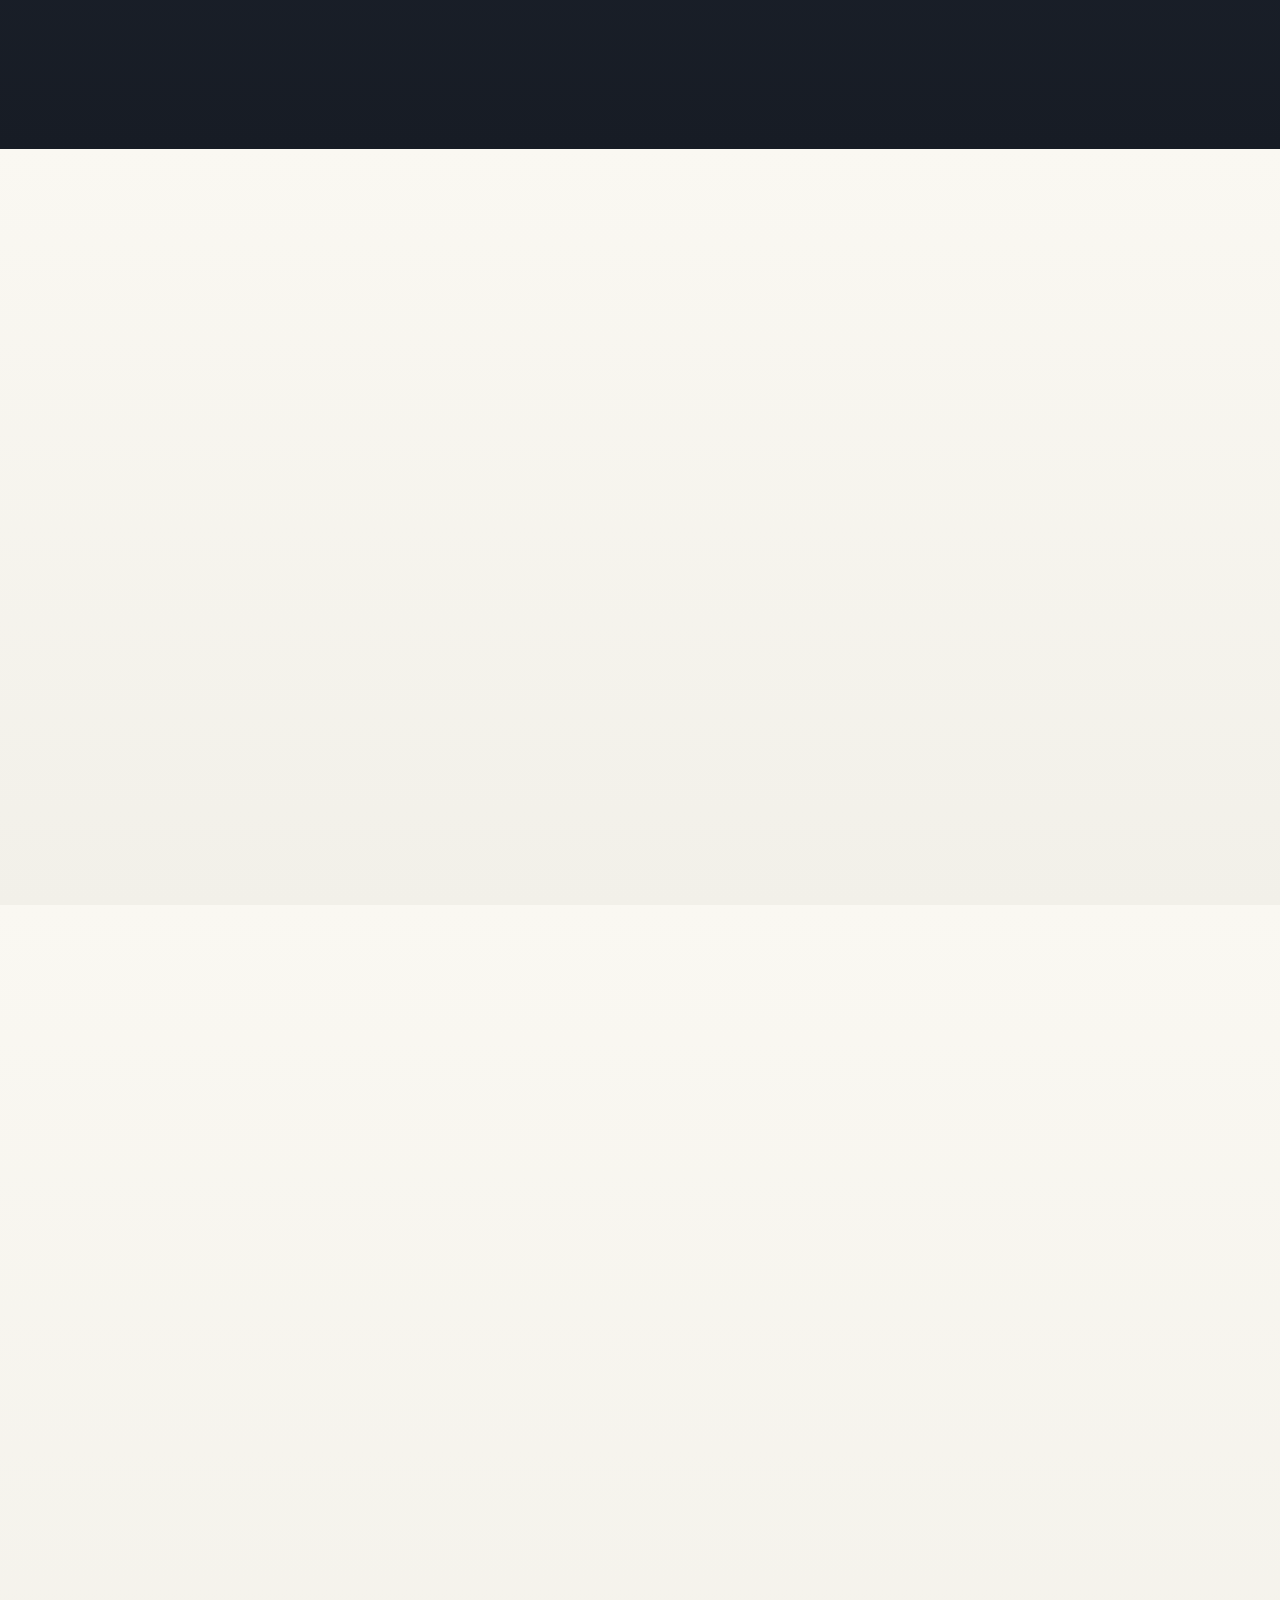
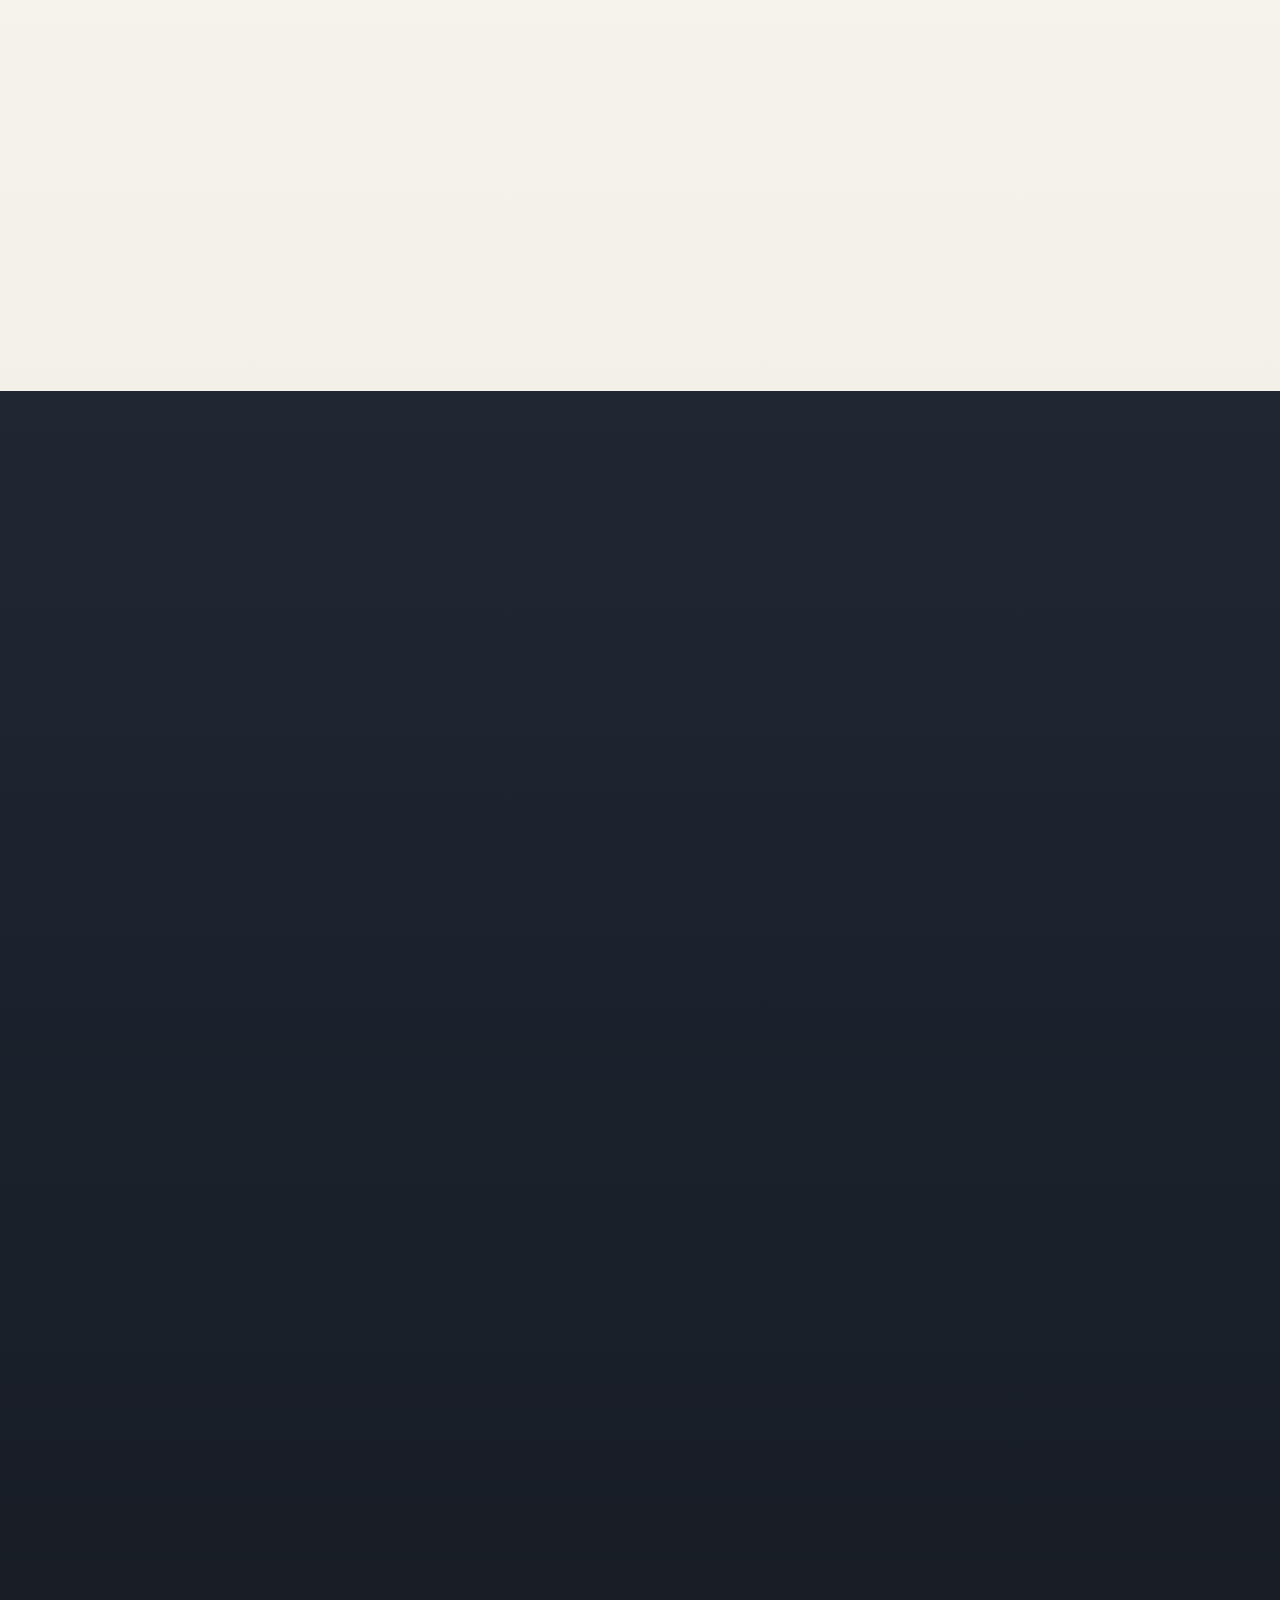
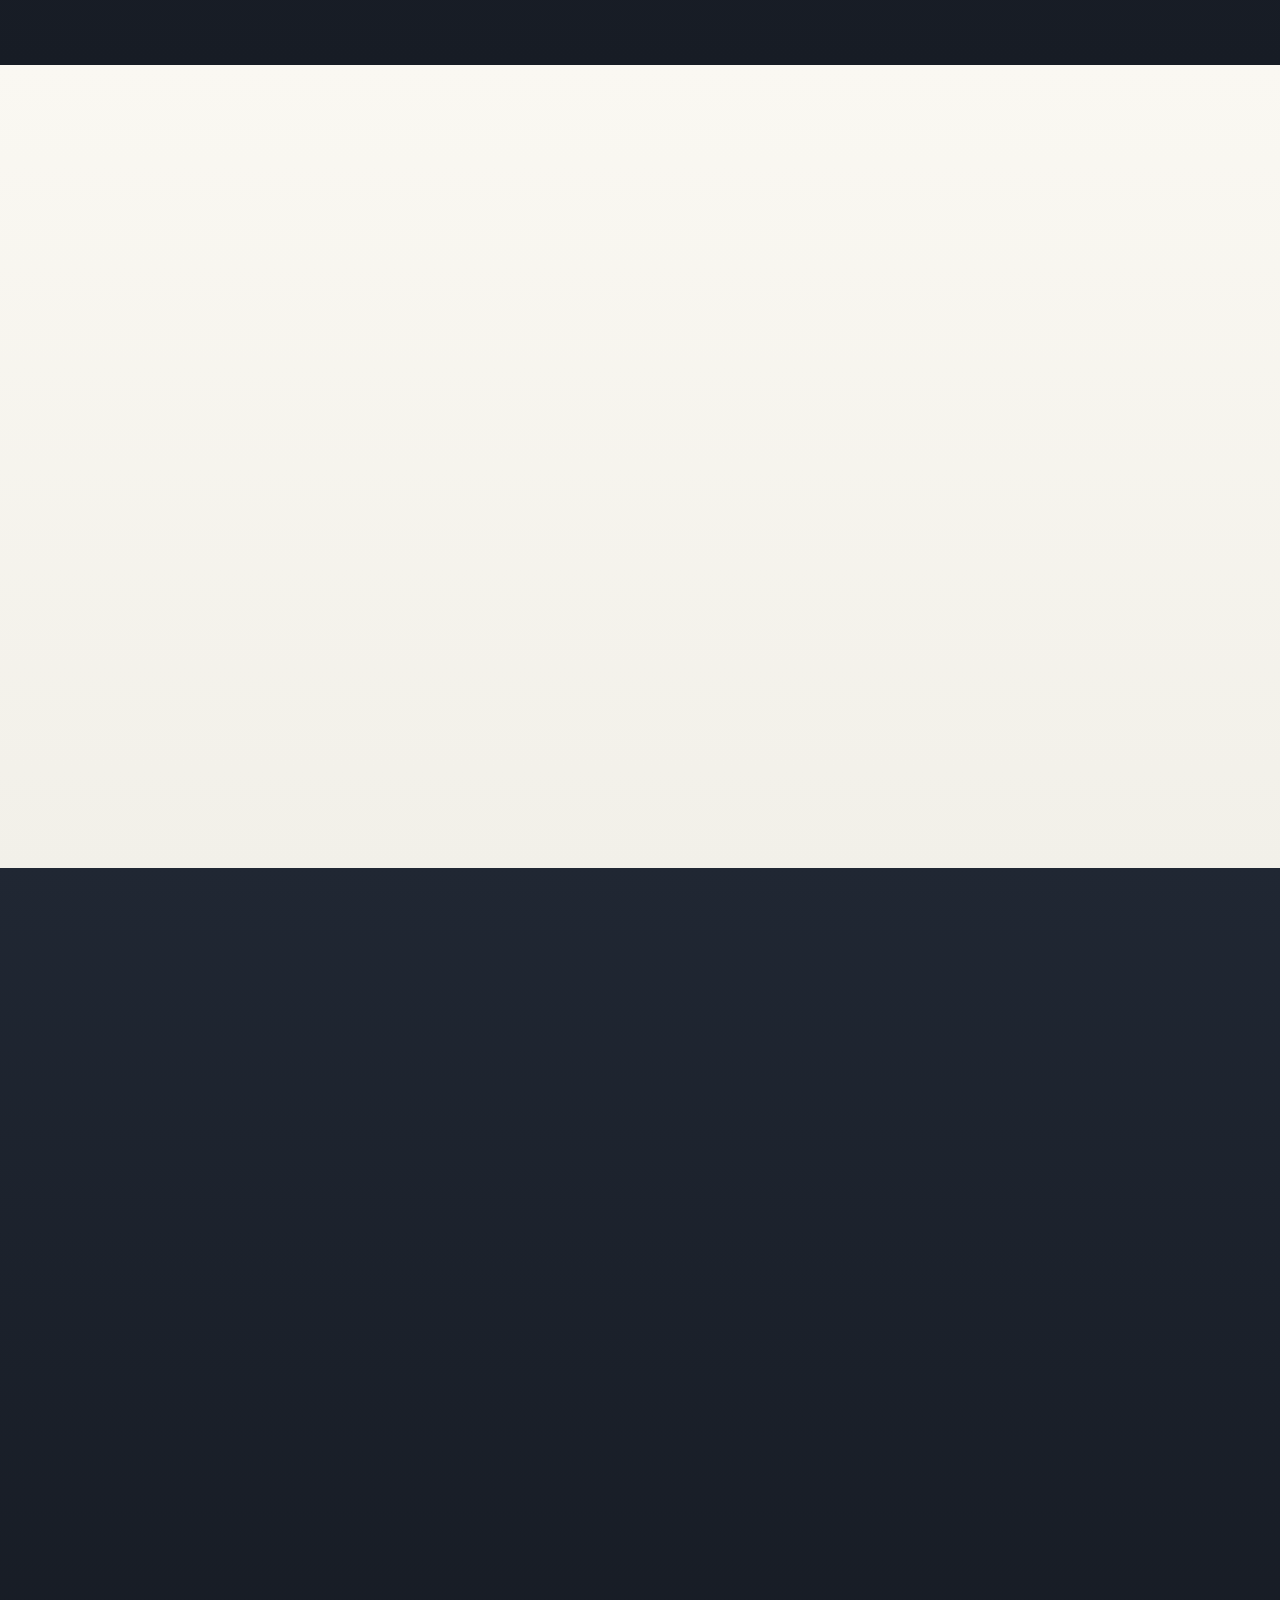
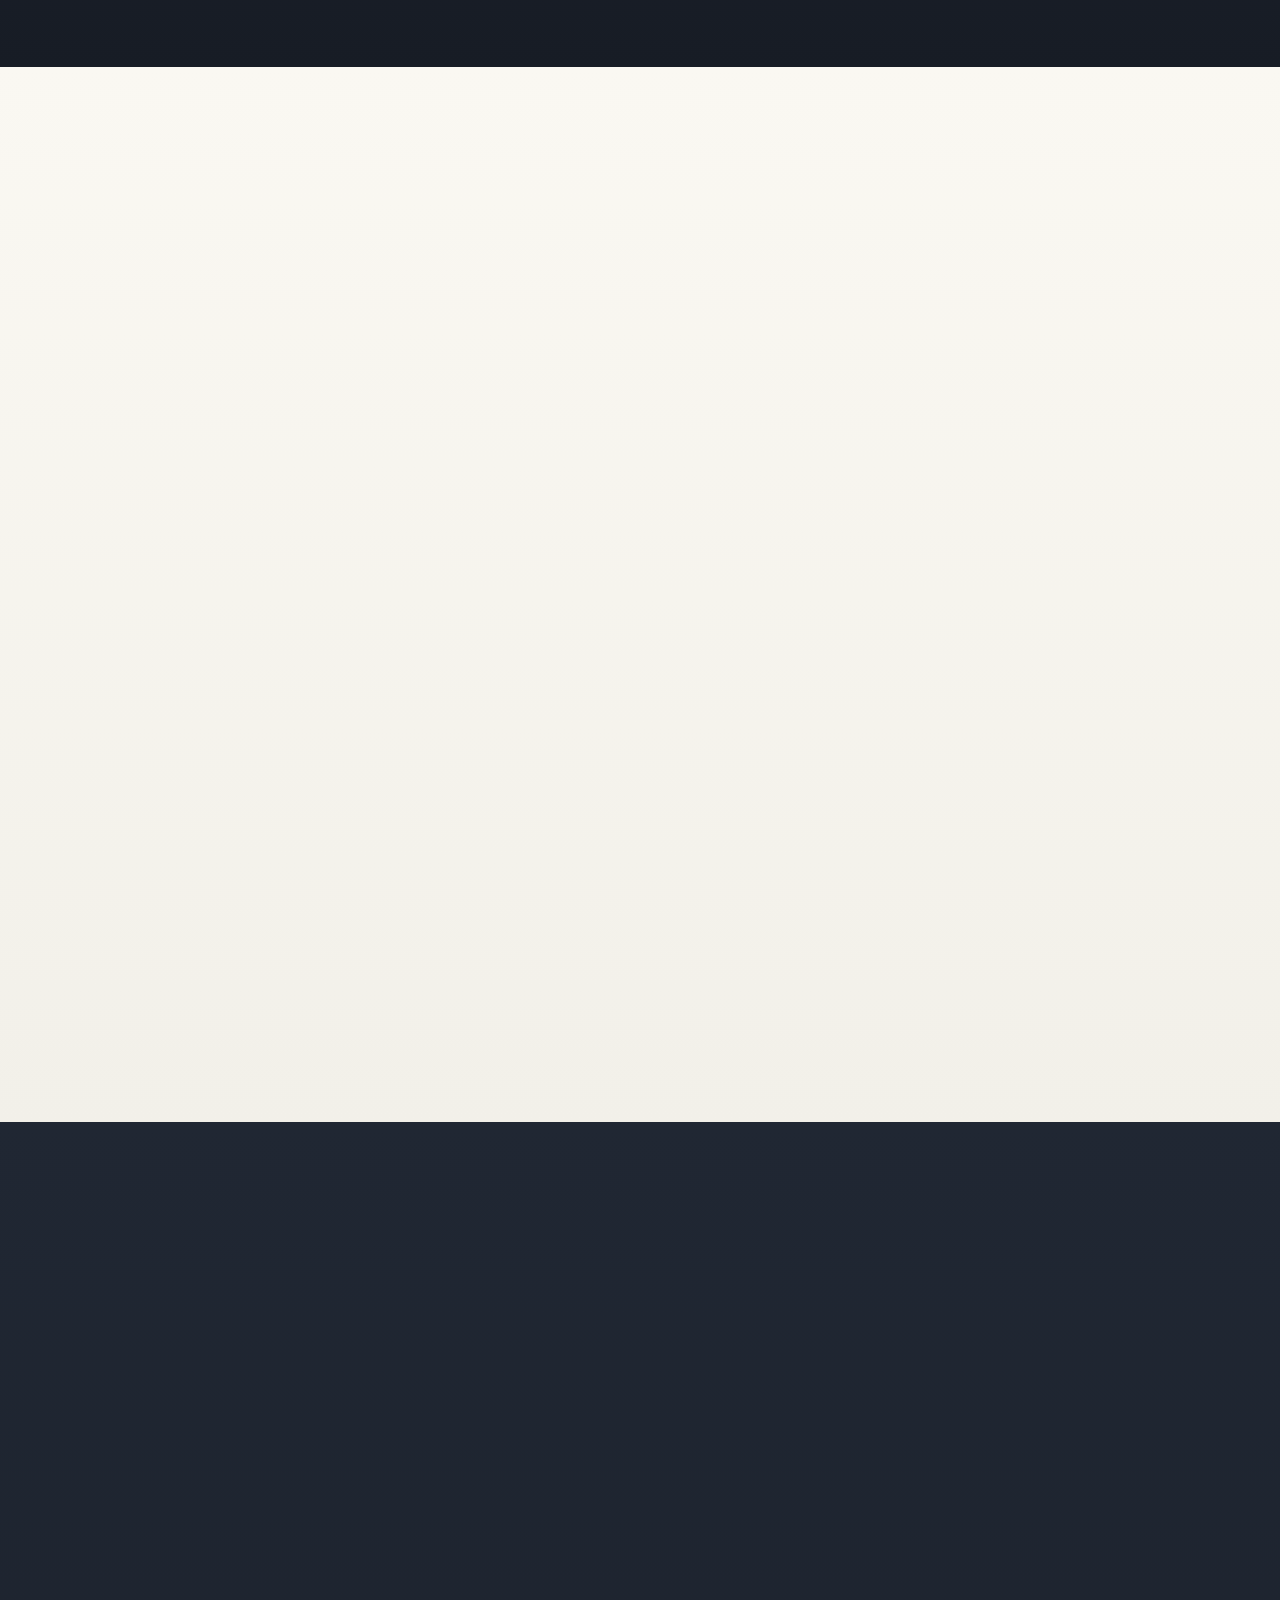
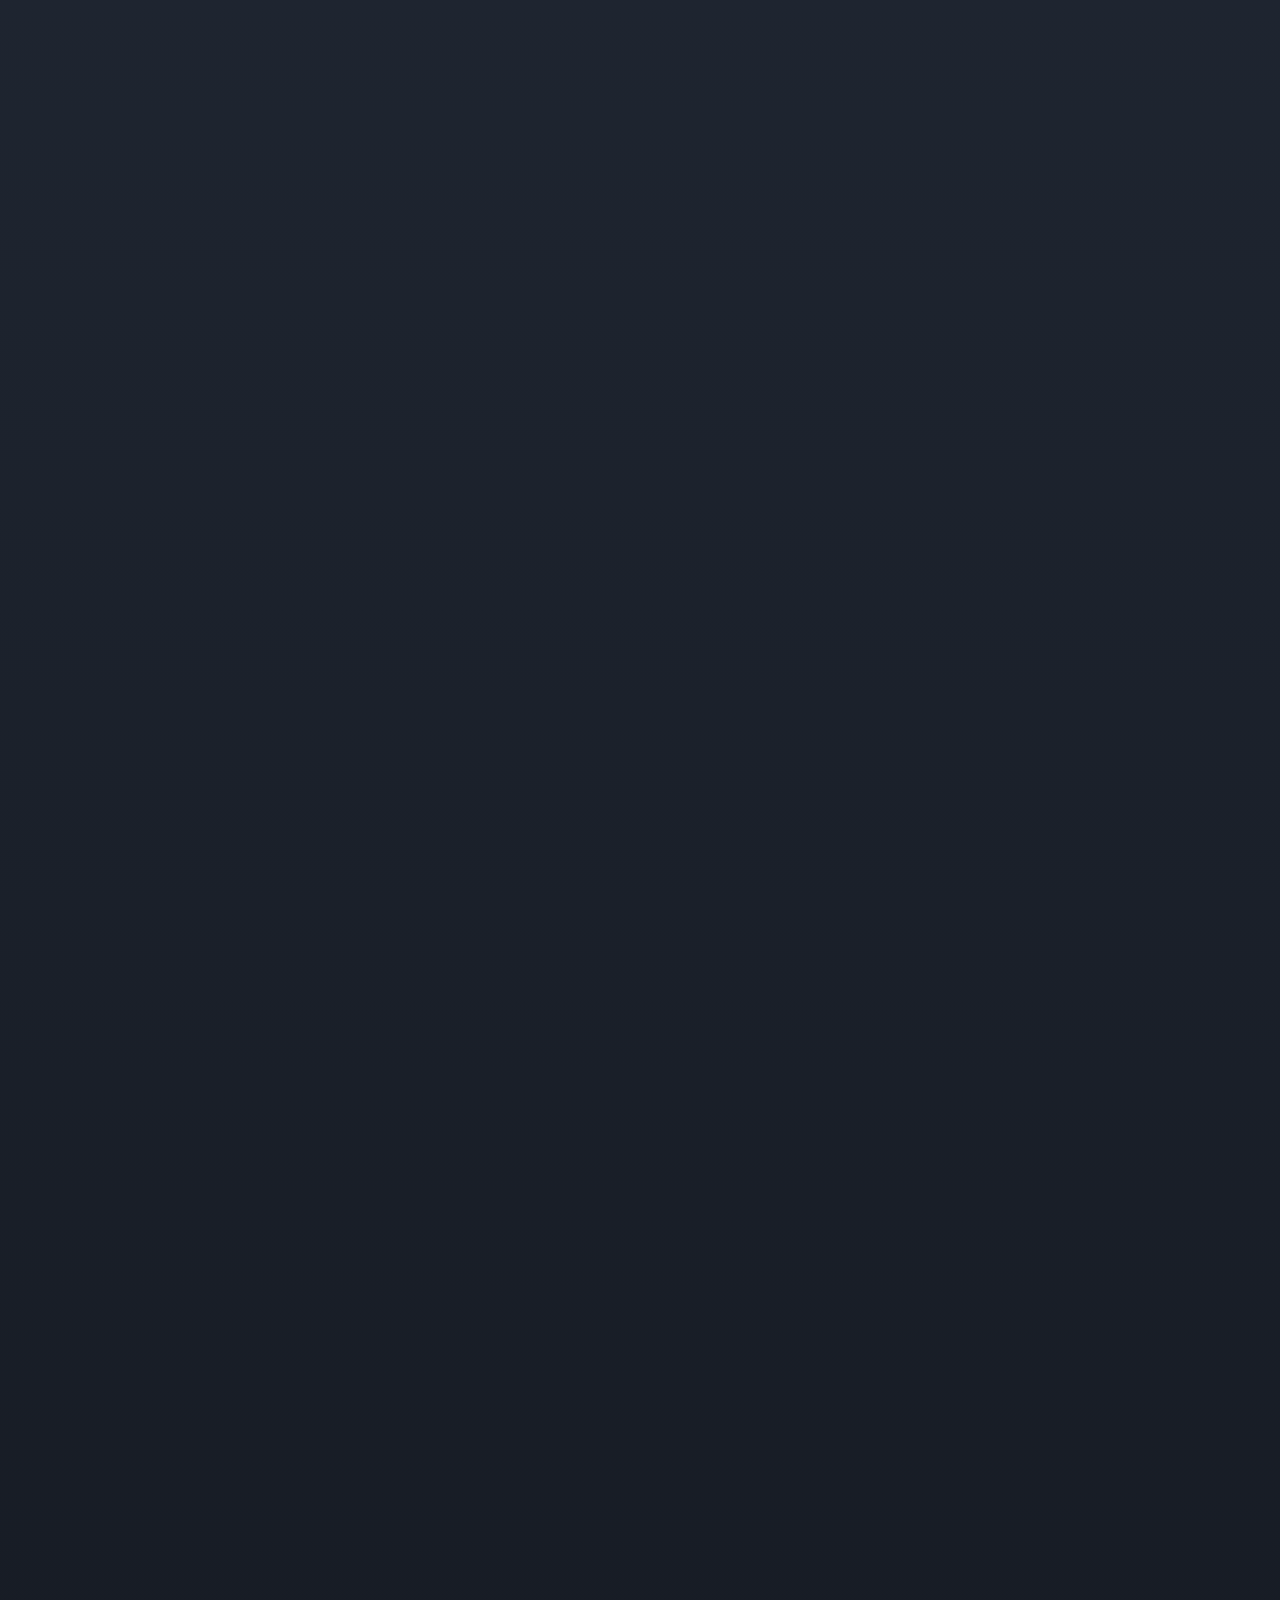
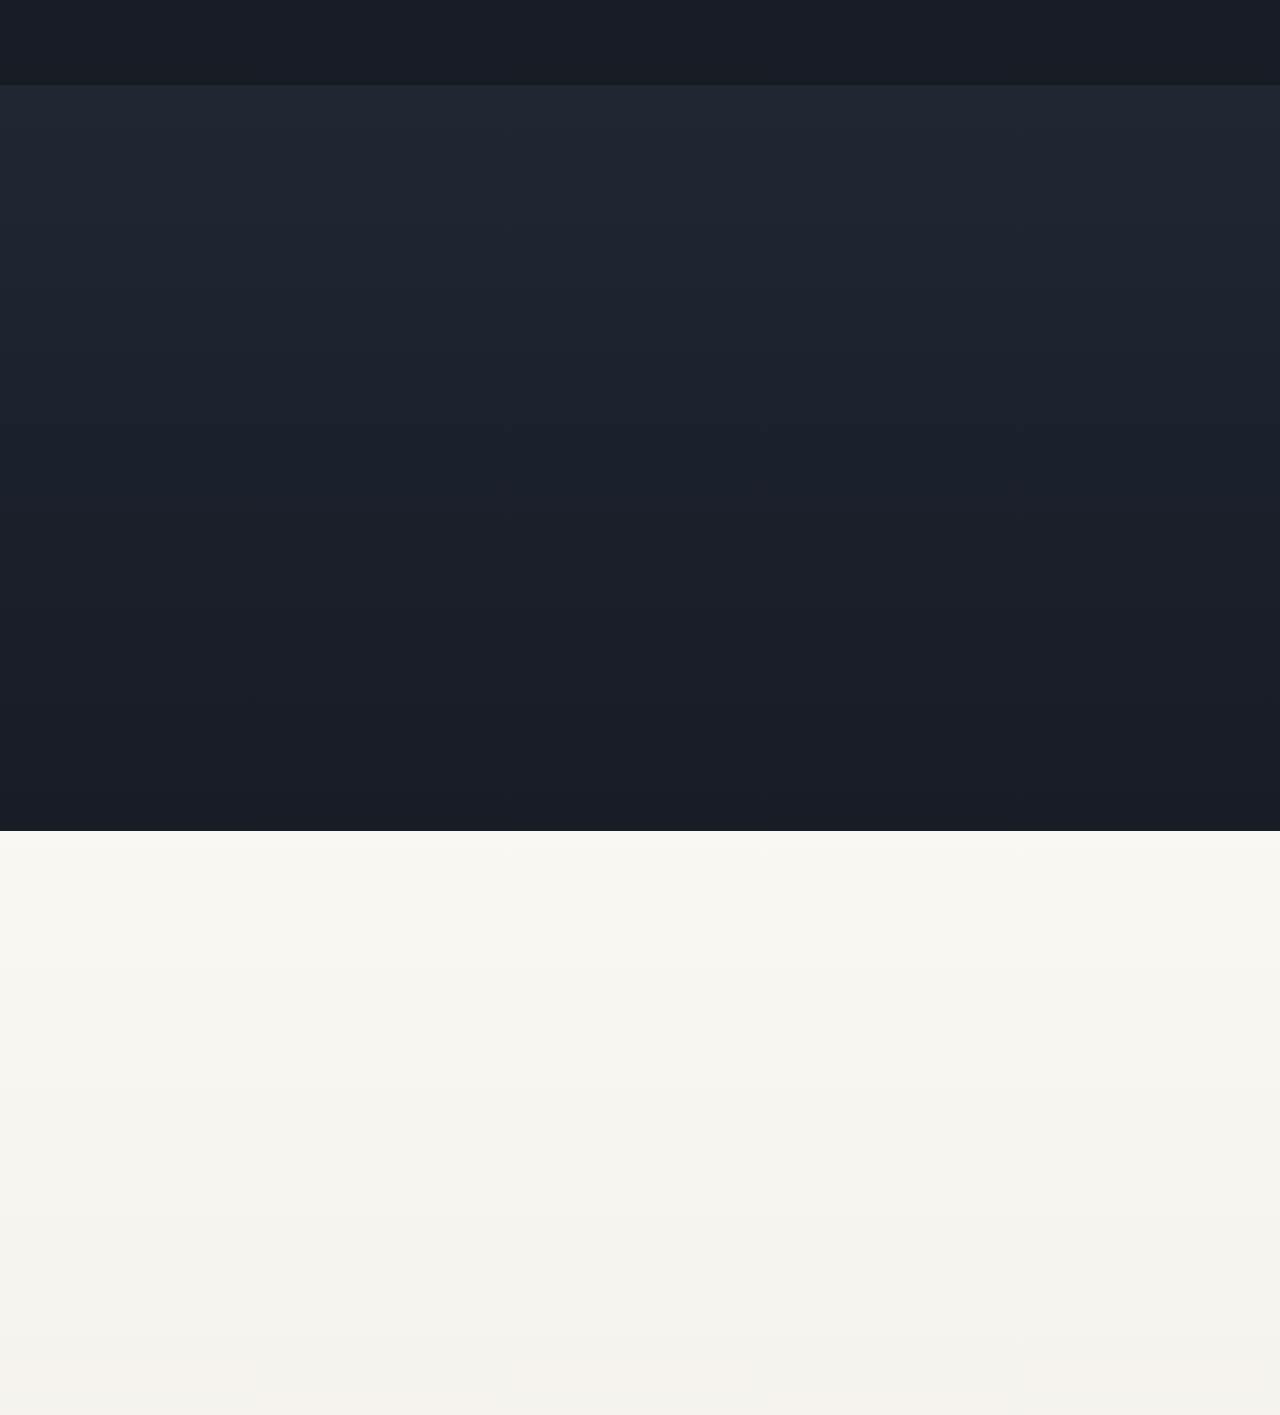
<file: duo.html>
<!doctype html>
<html lang="en">
<head>
  <meta charset="utf-8">
  <title>Snapshots for iPhone Duo</title>
  <link rel="icon" href="icons/favicon.svg" type="image/svg+xml">
  <link rel="icon" href="icons/favicon-32.png" type="image/png" sizes="32x32">
  <link rel="icon" href="icons/favicon-192.png" type="image/png" sizes="192x192">
  <link rel="apple-touch-icon" href="icons/apple-touch-icon.png">
  <link rel="canonical" href="https://cocktail5555.github.io/snapshots/app/">
  <meta http-equiv="refresh" content="0; url=app/#duo">
</head>
<body>
<p><a href="app/#duo">Snapshots: Instant Film Camera</a></p>
</body>
</html>
</file>
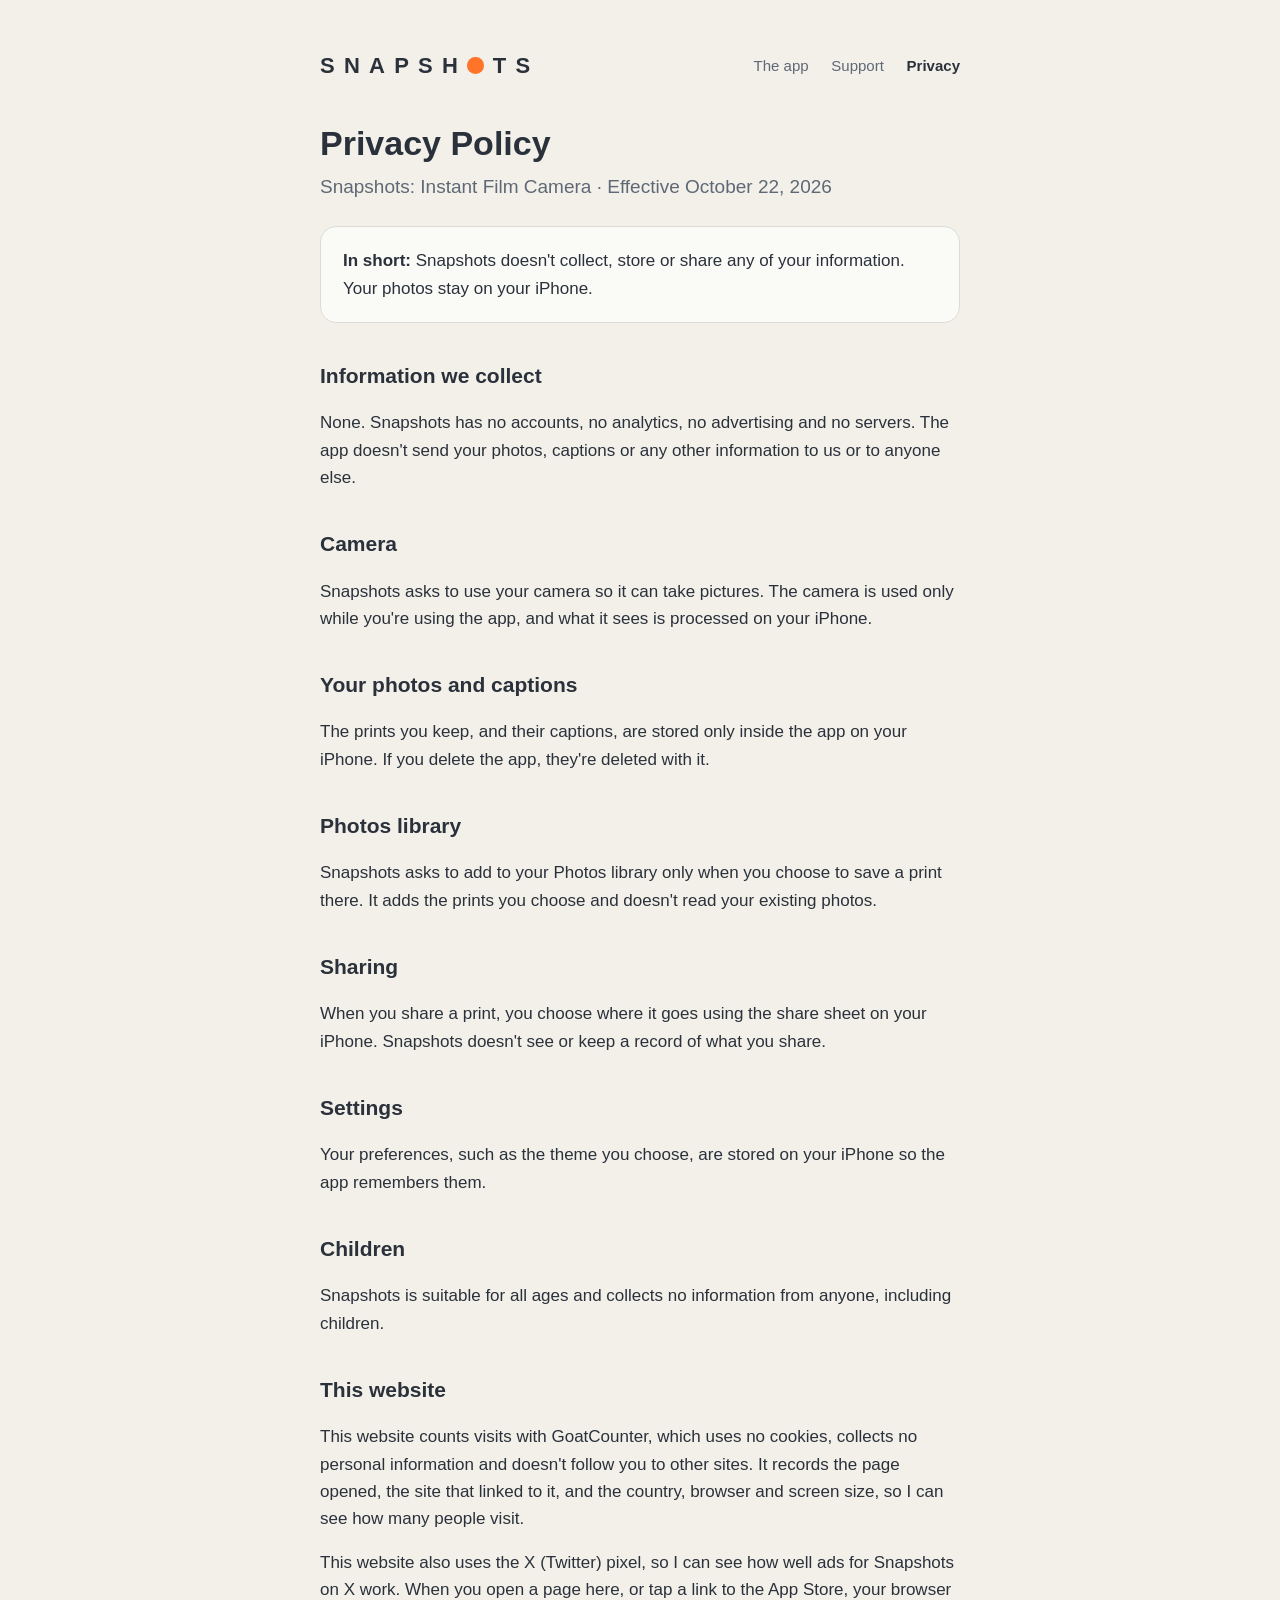
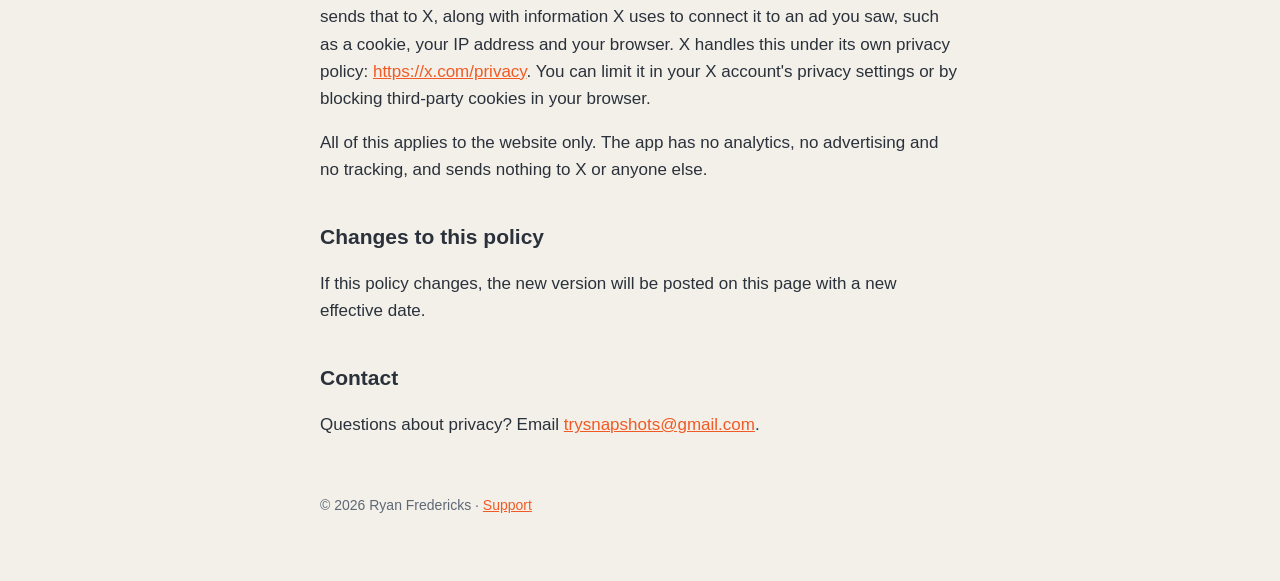
<file: privacy.html>
<!doctype html>
<html lang="en">
<head>
  <meta charset="utf-8">
  <meta name="viewport" content="width=device-width, initial-scale=1">
  <title>Snapshots Privacy Policy</title>
  <link rel="icon" href="icons/favicon.svg" type="image/svg+xml">
  <link rel="icon" href="icons/favicon-32.png" type="image/png" sizes="32x32">
  <link rel="icon" href="icons/favicon-192.png" type="image/png" sizes="192x192">
  <link rel="apple-touch-icon" href="icons/apple-touch-icon.png">
  <meta name="description" content="Privacy policy for Snapshots: Instant Film Camera for iPhone.">
  <link rel="stylesheet" href="style.css">
<!-- X conversion tracking base code -->
<script>
!function(e,t,n,s,u,a){e.twq||(s=e.twq=function(){s.exe?s.exe.apply(s,arguments):s.queue.push(arguments);
},s.version='1.1',s.queue=[],u=t.createElement(n),u.async=!0,u.src='https://static.ads-twitter.com/uwt.js',
a=t.getElementsByTagName(n)[0],a.parentNode.insertBefore(u,a))}(window,document,'script');
twq('config','rhuu8');
</script>
<!-- End X conversion tracking base code -->
<!-- X conversion tracking event code: a click on any App Store link counts as a conversion. The
     App Store opens a moment later, so the event has time to send. -->
<script>
document.addEventListener('click', function (e) {
  var a = e.target.closest && e.target.closest('a[href^="https://apps.apple.com/"]');
  if (!a) return;
  twq('event', 'tw-rhuu8-rhuum', {
    conversion_id: null // unique ID for deduplication (e.g. order id '1a2b3c')
  });
  if (e.defaultPrevented || e.button !== 0 || e.metaKey || e.ctrlKey || e.shiftKey || e.altKey || a.target === '_blank') return;
  e.preventDefault();
  setTimeout(function () { location.href = a.href; }, 300);
});
</script>
<!-- End X conversion tracking event code -->
</head>
<body>
<main>
  <nav>
    <a class="wordmark" href="app/" aria-label="Snapshots">SNAPSH<span class="o"></span>TS</a>
    <div class="links">
      <a href="app/">The app</a>
      <a href="support/">Support</a>
      <a href="privacy.html" aria-current="page">Privacy</a>
    </div>
  </nav>

  <h1>Privacy Policy</h1>
  <p class="lead">Snapshots: Instant Film Camera · Effective October 22, 2026</p>

  <div class="card">
    <p style="margin:0"><strong>In short:</strong> Snapshots doesn't collect, store or share any of your information. Your photos stay on your iPhone.</p>
  </div>

  <h2>Information we collect</h2>
  <p>None. Snapshots has no accounts, no analytics, no advertising and no servers. The app doesn't send your photos, captions or any other information to us or to anyone else.</p>

  <h2>Camera</h2>
  <p>Snapshots asks to use your camera so it can take pictures. The camera is used only while you're using the app, and what it sees is processed on your iPhone.</p>

  <h2>Your photos and captions</h2>
  <p>The prints you keep, and their captions, are stored only inside the app on your iPhone. If you delete the app, they're deleted with it.</p>

  <h2>Photos library</h2>
  <p>Snapshots asks to add to your Photos library only when you choose to save a print there. It adds the prints you choose and doesn't read your existing photos.</p>

  <h2>Sharing</h2>
  <p>When you share a print, you choose where it goes using the share sheet on your iPhone. Snapshots doesn't see or keep a record of what you share.</p>

  <h2>Settings</h2>
  <p>Your preferences, such as the theme you choose, are stored on your iPhone so the app remembers them.</p>

  <h2>Children</h2>
  <p>Snapshots is suitable for all ages and collects no information from anyone, including children.</p>

  <h2>This website</h2>
  <p>This website counts visits with GoatCounter, which uses no cookies, collects no personal information and doesn't follow you to other sites. It records the page opened, the site that linked to it, and the country, browser and screen size, so I can see how many people visit.</p>
  <p>This website also uses the X (Twitter) pixel, so I can see how well ads for Snapshots on X work. When you open a page here, or tap a link to the App Store, your browser sends that to X, along with information X uses to connect it to an ad you saw, such as a cookie, your IP address and your browser. X handles this under its own privacy policy: <a href="https://x.com/privacy">https://x.com/privacy</a>. You can limit it in your X account's privacy settings or by blocking third-party cookies in your browser.</p>
  <p>All of this applies to the website only. The app has no analytics, no advertising and no tracking, and sends nothing to X or anyone else.</p>

  <h2>Changes to this policy</h2>
  <p>If this policy changes, the new version will be posted on this page with a new effective date.</p>

  <h2>Contact</h2>
  <p>Questions about privacy? Email <a href="mailto:trysnapshots@gmail.com?subject=Snapshots%20privacy">trysnapshots@gmail.com</a>.</p>

  <footer>
    © 2026 Ryan Fredericks · <a href="support/">Support</a>
  </footer>
</main>
<script>
  // Counts the visit, anonymously and without cookies. A link ending ?r=name is counted under that name.
  window.goatcounter = { path: function (p) {
    var r = new URLSearchParams(location.search).get('r');
    return r ? p + '?r=' + r.replace(/[^a-z0-9-]/gi, '') : p;
  } };
</script>
<script data-goatcounter="https://snapshots.goatcounter.com/count" async src="https://gc.zgo.at/count.js"></script>
</body>
</html>
</file>
<file: duo.css>
/* The marketing pages: app.html, for every iPhone, and duo.html, the iPhone Duo preview. Colours
   and lettering follow the app: Night Sky and Star White
   panels, an orange accent, rounded type. */
:root {
  --night: #202733;
  --night-deep: #171C25;
  --night-card: #2A3341;
  --night-line: #3A4556;
  --night-ink: #E8EDF4;
  --night-muted: #A9B6C8;
  --white: #F2F0E9;
  --white-card: #FAF8F2;
  --white-line: #DCDBD4;
  --white-ink: #2B313B;
  --white-muted: #5F6875;
  --orange: #FF7428;
  --orange-deep: #F15A24;
  --paper: #F7F4EC;
  --shell: #0B0C0E;
  --round: ui-rounded, "SF Pro Rounded", -apple-system, BlinkMacSystemFont, "Helvetica Neue", Arial, sans-serif;
  --text: -apple-system, BlinkMacSystemFont, "SF Pro Text", "Helvetica Neue", Arial, sans-serif;
}
* { box-sizing: border-box; }
html { scroll-behavior: smooth; }
body { margin: 0; background: var(--night-deep); color: var(--night-ink); font: 18px/1.6 var(--text); -webkit-font-smoothing: antialiased; }
img { display: block; max-width: 100%; }
a { color: inherit; }
.wrap { max-width: 1120px; margin: 0 auto; padding: 0 24px; }

/* Sections alternate between the two finishes. */
section { padding: 112px 0; position: relative; }
.night { background: linear-gradient(180deg, var(--night) 0%, var(--night-deep) 100%); color: var(--night-ink); --ink: var(--night-ink); --muted: var(--night-muted); --card: var(--night-card); --line: var(--night-line); }
.white { background: linear-gradient(180deg, var(--white-card) 0%, var(--white) 100%); color: var(--white-ink); --ink: var(--white-ink); --muted: var(--white-muted); --card: #fff; --line: var(--white-line); }

h1, h2, h3 { font-family: var(--round); margin: 0; letter-spacing: -0.02em; }
h1 { font-size: clamp(44px, 7.2vw, 88px); line-height: 1.02; font-weight: 700; }
h2 { font-size: clamp(34px, 4.6vw, 56px); line-height: 1.08; font-weight: 700; }
h3 { font-size: 22px; line-height: 1.25; font-weight: 600; letter-spacing: -0.01em; }
p { margin: 0; }
.lead { font-size: clamp(19px, 2.1vw, 23px); line-height: 1.5; color: var(--muted); max-width: 34em; }
.eyebrow { display: inline-flex; align-items: center; gap: 10px; font: 600 13px/1 var(--round); letter-spacing: 0.22em; text-transform: uppercase; color: var(--muted); }
.eyebrow::before { content: ""; width: 9px; height: 9px; border-radius: 50%; background: var(--orange); box-shadow: 0 0 10px rgba(255, 116, 40, 0.8); }
.head { max-width: 760px; margin-bottom: 64px; }
.head h2 { margin: 18px 0 18px; }
.center { text-align: center; margin-left: auto; margin-right: auto; }
.center .lead { margin-left: auto; margin-right: auto; }

/* The name, lettered as on the camera body. */
.wordmark { display: inline-flex; align-items: center; font: 600 19px/1 var(--text); letter-spacing: 0.42em; text-decoration: none; color: inherit; }
.wordmark .o { width: 0.75em; height: 0.75em; border-radius: 50%; background: var(--orange); margin-right: 0.42em; }

nav { position: absolute; top: 0; left: 0; right: 0; z-index: 5; padding: 40px 0 26px; }
nav .wrap { display: flex; align-items: center; justify-content: space-between; gap: 16px; flex-wrap: wrap; }
nav .links { display: flex; gap: 22px; font-size: 15px; color: var(--night-muted); }
nav .links a { text-decoration: none; }
nav .links a:hover { color: var(--night-ink); }

.pill { display: inline-flex; align-items: center; gap: 10px; padding: 12px 20px; border-radius: 999px; font: 600 15px/1 var(--round); background: var(--orange-deep); color: #fff; text-decoration: none; }
.pill.ghost { background: transparent; color: var(--ink); border: 1px solid var(--line); }
/* Apple's own App Store badge, used as provided: only scaled, with clear space round it. */
.store-badge { display: inline-flex; align-items: center; padding: 0 4px; }
.store-badge img { display: block; height: 46px; width: auto; }
.booth-badge { margin-top: 26px; padding: 0; }

/* ---------- Hero ---------- */
.hero { padding: 180px 0 110px; overflow: hidden; }
.hero::before { content: ""; position: absolute; inset: 0; background: radial-gradient(60% 50% at 70% 42%, rgba(255, 116, 40, 0.16), transparent 70%); pointer-events: none; }
.hero .wrap { display: grid; grid-template-columns: minmax(0, 1fr) minmax(0, 1.05fr); gap: 40px; align-items: center; }
.hero h1 { margin: 22px 0 24px; }
.hero .actions { display: flex; gap: 12px; flex-wrap: wrap; margin-top: 34px; }

/* The Duo, drawn as two halves that fold. The screen is painted on the two canvases; --up is
   how far the top half is raised from flat, --tilt how far the whole phone leans back. */
.stage { perspective: 1700px; perspective-origin: 50% 30%; padding: 20px 0 60px; }
.fold { --up: 52deg; --tilt: 56deg; width: min(100%, 470px, 50vh); margin: 0 auto; transform-style: preserve-3d; transform: rotateX(var(--tilt)); container-type: inline-size; }
.fold .half { position: relative; background: var(--shell); padding: 2.2cqw; transform-style: preserve-3d; }
.fold .half canvas { display: block; width: 100%; height: auto; background: #111; }
/* A still, in place of the canvases: each half shows its own half of one picture. */
.fold .half .screen { aspect-ratio: 1000 / 710; background-size: 100% 200%; background-repeat: no-repeat; }
.fold .top .screen { border-radius: 7cqw 7cqw 0 0; background-position: top; }
.fold .bottom .screen { border-radius: 0 0 7cqw 7cqw; background-position: bottom; }
/* Seated: folded to a right angle. */
/* (Folded, it stands shorter than the room its two halves take in the layout.) */
.fold.seated { --up: 90deg; --tilt: 58deg; width: min(100%, 300px); margin-top: -26px; margin-bottom: max(-84px, -28%); }
.stage.small { perspective: 1400px; padding: 0 0 10px; width: 100%; }
/* The same shadow as the other devices in these cards. */
.stage.small .bottom { box-shadow: 0 30px 60px -18px rgba(0, 0, 0, 0.45); }
.fold .top { padding-bottom: 0; border-radius: 9.2cqw 9.2cqw 0 0; transform-origin: 50% 100%; transform: rotateX(calc(-1 * var(--up))); }
.fold .top canvas { border-radius: 7cqw 7cqw 0 0; }
.fold .bottom { padding-top: 0; border-radius: 0 0 9.2cqw 9.2cqw; box-shadow: 0 60px 80px -10px rgba(0, 0, 0, 0.65); }
.fold .bottom canvas { border-radius: 0 0 7cqw 7cqw; }
/* Shade on the raised half, lifting as it comes flat. */
.fold .top::after { content: ""; position: absolute; inset: 0; border-radius: inherit; background: linear-gradient(180deg, transparent 55%, rgba(0, 0, 0, 0.28)); opacity: calc(var(--shade, 1)); pointer-events: none; }
/* The recording itself stays out of sight, but in the page: some browsers won't play a video that isn't. */
.stage video { position: absolute; width: 2px; height: 2px; opacity: 0; pointer-events: none; }
.stage { position: relative; }
.stage figcaption { text-align: center; margin-top: 44px; font: 600 12px/1 var(--round); letter-spacing: 0.22em; text-transform: uppercase; color: var(--night-muted); min-height: 1em; }

/* On the iPhone page the hero holds a phone, square on, playing a film of the app. */
/* The hero's still: an iPhone Duo, with an iPhone standing in front of its right-hand screen (the
   viewfinder), so the Duo's controls on the left stay in view. The
   two are to scale with each other: both bezels are drawn at three pixels to the point, so the
   iPhone (1470 wide) is 0.475 of the width of the Duo (3093 wide). */
.hero-pair { display: grid; align-items: end; margin: 0; padding: 0 0 30px; }
/* Above the hero's glow, which otherwise lies over them and tints the one behind. */
.hero-pair .device.mock { grid-area: 1 / 1; position: relative; z-index: 1; }
.hero-pair .device.mock:first-child { width: 38%; justify-self: end; z-index: 2; }
.hero-pair .device.mock:last-child { width: 80%; justify-self: start; }
/* On a wide screen the pair runs a little past the page's right-hand margin. */
@media (min-width: 901px) {
  .hero-pair { width: calc(100% + min(64px, 16px + max(0px, (100vw - 1120px) / 2))); }
}
.phone-stage { padding: 0 0 30px; display: grid; place-items: center; }
.phone-stage .device { width: min(100%, 300px, 36vh); }
.phone-stage video { position: static; display: block; width: 100%; height: auto; opacity: 1; pointer-events: auto; border-radius: 13.5cqw; background: #111; cursor: pointer; }
.phone-stage .shell { box-shadow: 0 50px 80px -24px rgba(0, 0, 0, 0.7), inset 0 0 0 1px rgba(255, 255, 255, 0.08); }

/* ---------- Steps ---------- */
.steps { display: grid; grid-template-columns: repeat(4, minmax(0, 1fr)); gap: 18px; counter-reset: step; }
.step { background: var(--card); border: 1px solid var(--line); border-radius: 22px; padding: 26px 24px 28px; counter-increment: step; }
.step::before { content: counter(step); display: grid; place-items: center; width: 34px; height: 34px; border-radius: 50%; background: var(--orange-deep); color: #fff; font: 700 16px/1 var(--round); margin-bottom: 18px; }
.step h3 { margin-bottom: 8px; }
.step p { color: var(--muted); font-size: 16px; line-height: 1.5; }

/* ---------- Devices, framed in CSS ---------- */
.device { container-type: inline-size; width: 100%; }
.device .shell { position: relative; background: var(--shell); padding: 2.2cqw; border-radius: 9.2cqw; box-shadow: 0 30px 60px -18px rgba(0, 0, 0, 0.45), inset 0 0 0 1px rgba(255, 255, 255, 0.08); }
.device img { width: 100%; border-radius: 7cqw; background: #111; }
/* Each screen keeps its shape while its picture loads, so the page doesn't jump. */
.device.laptop img { aspect-ratio: 2007 / 2853; }
.device.book img { aspect-ratio: 2853 / 2007; }
.device.closed img { aspect-ratio: 1398 / 2034; }
.device.phone img { aspect-ratio: 1320 / 2868; }
.device.phone.landscape img { aspect-ratio: 2868 / 1320; }
.device.book .shell { border-radius: 7.1cqw; }
.device.book img { border-radius: 4.9cqw; }
.device.phone .shell { padding: 3.4cqw; border-radius: 16.9cqw; }
.device.phone img { border-radius: 13.5cqw; }
/* The camera cutout, which screen captures leave out. */
.device.phone .shell::after { content: ""; position: absolute; left: 40cqw; top: 6.4cqw; width: 20cqw; height: 7.8cqw; border-radius: 4cqw; background: #000; }
/* Closed, the hinge runs down the left, where the corners are nearly square. */
.device.closed .shell { border-radius: 4.7cqw 13.7cqw 13.7cqw 4.7cqw; }
.device.closed img { border-radius: 2.5cqw 11.5cqw 11.5cqw 2.5cqw; }
.device.closed .shell::after { content: ""; position: absolute; width: 7.4cqw; aspect-ratio: 1; border-radius: 50%; background: #050506; left: 84.2cqw; top: 9cqw; }
/* The fold, as a soft line. */
.device.laptop .shell::before, .device.book .shell::before { content: ""; position: absolute; z-index: 1; pointer-events: none; }
.device.laptop .shell::before { left: 2.2cqw; right: 2.2cqw; top: calc(50% - 1cqw); height: 2cqw; background: linear-gradient(180deg, transparent, rgba(0, 0, 0, 0.16), transparent); }
.device.book .shell::before { top: 2.2cqw; bottom: 2.2cqw; left: calc(50% - 0.7cqw); width: 1.4cqw; background: linear-gradient(90deg, transparent, rgba(0, 0, 0, 0.16), transparent); }
/* Where one picture runs across both screens, no fold is drawn. */
.device.seamless .shell::before { display: none; }

/* A capture set in Apple's own product bezel, used as Apple provides it: no shadow, no tilt. */
.device.mock { container-type: normal; }
.device.mock picture, .device.mock img { display: block; width: 100%; height: auto; }
.device.mock img { border-radius: 0; background: none; aspect-ratio: auto; }
/* Roughly in scale with one another: closed, the Duo is a good deal smaller than open. */
/* A plain screen with no device round it, where Apple provides no bezel (the Seated pose). */
.device.mock.bare img { border-radius: 20px; box-shadow: 0 0 0 1px rgba(128, 128, 128, 0.35); }
.pose.laptop .device.mock.bare { max-width: 230px; }
.pose.closed .device.mock { max-width: 200px; }
.pose.flat .device.mock { max-width: 285px; }
.pose.across .device.mock.outer { max-width: 400px; }
.pose.quarter .device.mock { max-width: 200px; }
.pose.across .device.mock { max-width: 560px; }
.phones .pair .device.mock { max-width: 220px; }

/* ---------- Poses ---------- */
.poses { display: grid; grid-template-columns: repeat(12, minmax(0, 1fr)); gap: 20px; }
.pose { background: var(--card); border: 1px solid var(--line); border-radius: 28px; padding: 30px; display: flex; flex-direction: column; overflow: hidden; }
.pose .art { flex: 1; display: grid; place-items: center; padding: 10px 0 28px; }
.pose h3 { margin-bottom: 6px; }
.pose p { color: var(--muted); font-size: 16.5px; line-height: 1.5; }
.pose .tag { font: 600 12px/1 var(--round); letter-spacing: 0.2em; text-transform: uppercase; color: var(--orange-deep); margin-bottom: 10px; }
.pose.closed { grid-column: span 5; }
.pose.laptop { grid-column: span 7; }
.pose.book { grid-column: span 7; }
.pose.flat { grid-column: span 5; }
.pose.quarter { grid-column: span 3; padding: 24px; }
.pose.quarter .device { max-width: 190px; }
.pose.quarter .art { place-items: start center; }
.pose.closed .device { max-width: 230px; }
/* A card the full width of the row: words on one side, a phone on its side on the other. */
.pose.across { grid-column: span 12; flex-direction: row; align-items: center; gap: 40px; padding: 34px 40px; }
.pose.across .words { flex: 0 1 300px; }
.pose.across .art { flex: 1 1 0; padding: 0; }
.pose.across .device { max-width: 560px; }
/* A closed Duo on its side: the hinge along the bottom, the camera at the top left. */
.pose.across.flip { flex-direction: row-reverse; }
.pose.across .device.closed { max-width: 440px; }
.device.closed.landscape .shell { padding: 1.5cqw; border-radius: 9.4cqw 9.4cqw 3.2cqw 3.2cqw; }
.device.closed.landscape img { aspect-ratio: 2034 / 1398; border-radius: 7.9cqw 7.9cqw 1.7cqw 1.7cqw; }
.device.closed.landscape .shell::after { width: 5.2cqw; left: 5.7cqw; top: 5.8cqw; }
.device.phone.landscape .shell { padding: 1.57cqw; border-radius: 7.8cqw; }
.device.phone.landscape img { border-radius: 6.2cqw; }
.device.phone.landscape .shell::after { left: 3cqw; top: 19cqw; width: 3.7cqw; height: 9.6cqw; border-radius: 1.85cqw; }
.pose.laptop .device { max-width: 240px; }
.pose.book .device { max-width: 520px; }
.pose.flat .device { max-width: 250px; }

/* ---------- Controls and finishes ---------- */
.finishes { display: grid; grid-template-columns: minmax(0, 0.9fr) minmax(0, 1.1fr); gap: 56px; align-items: center; }
.swap { position: relative; }
.swap .device + .device { position: absolute; inset: 0; }
.swap .device { transition: opacity 0.5s ease; }
.swap.narrow { width: min(100%, 290px); margin: 0 auto; }
/* The graphic with its theme toggle beneath it. */
.swap-col { display: grid; justify-items: center; }
.swap-col .swap { width: 100%; }
.swap-col .swap.narrow { width: min(100%, 290px); }
[data-finish="white"] .swap .dark, [data-finish="night"] .swap .light { opacity: 0; }
.toggle { display: inline-flex; padding: 5px; border-radius: 999px; background: rgba(0, 0, 0, 0.28); border: 1px solid var(--line); margin-top: 30px; }
.toggle button { appearance: none; border: 0; background: transparent; color: var(--muted); font: 600 14px/1 var(--round); letter-spacing: 0.08em; padding: 11px 18px; border-radius: 999px; cursor: pointer; }
.toggle button[aria-pressed="true"] { background: var(--night-ink); color: var(--night); }
.list { list-style: none; padding: 0; margin: 28px 0 0; display: grid; gap: 14px; }
.list li { display: grid; grid-template-columns: 22px 1fr; gap: 12px; color: var(--muted); font-size: 17px; line-height: 1.45; }
.list li::before { content: ""; width: 8px; height: 8px; margin-top: 9px; border-radius: 50%; background: var(--orange); }
.list strong { color: var(--ink); font-weight: 600; }

/* ---------- Film styles ---------- */
/* The printer under the steps: its front edge, as in the app, in the section's own colour so it
   reads as part of the page, with a print feeding out of the slot when it is scrolled to. */
.how-cols { display: grid; grid-template-columns: minmax(0, 0.85fr) minmax(0, 1fr); gap: 56px; align-items: center; }
.how-cols .steps { grid-template-columns: repeat(2, minmax(0, 1fr)); }
/* The same with the picture on the right, and wider: an open iPhone Duo beside its steps. */
.how-cols.wide-art { grid-template-columns: minmax(0, 0.9fr) minmax(0, 1.1fr); }
.printer { width: min(100%, 440px); margin: 0 auto; }
.printer .edge { position: relative; z-index: 1; height: 86px; border-radius: 26px 26px 10px 10px; background: linear-gradient(180deg, #fbfaf6, #f2f0e9); box-shadow: 0 14px 22px -14px rgba(60, 50, 30, 0.45), inset 0 0 0 1px rgba(111, 119, 137, 0.16); }
.printer .status { position: absolute; left: 30px; top: 26px; display: flex; align-items: center; gap: 9px; font: 600 10px/1 var(--round); letter-spacing: 0.2em; color: #505969; }
/* Orange while the print feeds out, green once it is out, as on the app's printer. */
.printer .status::before { content: ""; width: 8px; height: 8px; border-radius: 50%; background: #F15A24; box-shadow: 0 0 8px rgba(241, 90, 36, 0.9); transition: background 0.3s ease 3.1s, box-shadow 0.3s ease 3.1s; }
.printer.in .status::before { background: #34C759; box-shadow: 0 0 8px rgba(52, 199, 89, 0.9); }
.printer .status b { font-weight: inherit; transition: opacity 0.2s ease 3.1s; }
.printer .status b + b { position: absolute; left: 17px; opacity: 0; }
.printer.in .status b { opacity: 0; }
.printer.in .status b + b { opacity: 1; }
.printer .slot { position: absolute; left: 24px; right: 24px; bottom: 20px; height: 9px; border-radius: 5px; background: #2a2b2e; box-shadow: inset 0 0 0 1px rgba(255, 255, 255, 0.25); }
/* The print comes out of the slot itself, over the printer's lower lip: its window starts at the
   middle of the slot and lies above the edge. */
.printer .feed { position: relative; z-index: 2; overflow: hidden; margin: -24.5px 34px 0; padding: 0 16px 46px; }
.printer .print { background: #fff; transform: translateY(-78%); transition: transform 2.6s cubic-bezier(0.45, 0, 0.3, 1) 0.5s; }
.printer.in .print { transform: none; }
/* It comes out undeveloped, milky and washed out as in the app, and the picture comes up once it is out. */
.printer .photo::before { content: ""; position: absolute; inset: 0; z-index: 1; background: #9ea899; transition: opacity 4s ease 3.2s; }
.printer .photo img { filter: saturate(0.2) contrast(0.6); transition: filter 4s ease 3.2s; }
.printer.in .photo::before { opacity: 0; }
.printer.in .photo img { filter: none; }
/* Then the caption is written across it, a letter at a time. */
.printer .photo span i { font-style: inherit; opacity: 0; transition: opacity 0.05s linear calc(6.2s + var(--n) * 0.11s); }
.printer.in .photo span i { opacity: 1; }
/* (The band it is written on has a shade of its own, which waits for the picture too.) */
.printer .photo span { font-size: clamp(18px, 2vw, 24px); opacity: 0; transition: opacity 0.5s ease 5.7s; }
.printer.in .photo span { opacity: 1; }
@media (prefers-reduced-motion: reduce) { .printer .print { transform: none; transition: none; } .printer .photo::before { opacity: 0; transition: none; } .printer .photo img { filter: none; transition: none; } .printer .photo span, .printer .photo span i { opacity: 1; transition: none; } .printer .status::before, .printer .status b { transition: none; } }

.films { display: grid; grid-template-columns: repeat(5, minmax(0, 1fr)); gap: 22px; align-items: start; }
.print { background: var(--paper); padding: 7%; border-radius: 3px; box-shadow: 0 18px 30px -12px rgba(0, 0, 0, 0.35); transition: transform 0.3s ease; }
.films figure { margin: 0; }
.films figure:nth-child(odd) .print { transform: rotate(-2.5deg); }
.films figure:nth-child(even) .print { transform: rotate(2deg) translateY(10px); }
.films figure:hover .print { transform: rotate(0) scale(1.04); }
.print .photo { position: relative; overflow: hidden; }
.print .photo::after { content: ""; position: absolute; inset: 0; background: var(--tint, #fff); mix-blend-mode: multiply; }
.print .photo span { position: absolute; left: 0; right: 0; bottom: 0; z-index: 1; padding: 22% 4% 5%; text-align: center; color: #fff; font: 700 clamp(13px, 1.5vw, 18px)/1 "Bradley Hand", "Segoe Print", cursive; text-shadow: 0 1px 2px rgba(0, 0, 0, 0.6); background: linear-gradient(180deg, transparent, rgba(0, 0, 0, 0.5)); }
.films figcaption { text-align: center; margin-top: 22px; font: 600 12px/1 var(--round); letter-spacing: 0.22em; color: var(--muted); }
/* The same recipe as the app's own film looks. */
.classic img { filter: saturate(0.9) contrast(0.95); } .classic { --tint: rgb(255, 247, 230); }
.gold img { filter: saturate(1.25) contrast(1.08); } .gold { --tint: rgb(255, 230, 184); }
.coast img { filter: saturate(0.8) contrast(1.05); } .coast { --tint: rgb(235, 250, 255); }
.sepia img { filter: grayscale(1) contrast(1.05); } .sepia { --tint: rgb(255, 219, 168); }
.mono img { filter: grayscale(1) contrast(1.15); } .mono { --tint: #fff; }

/* ---------- Details ---------- */
.grid { display: grid; grid-template-columns: repeat(3, minmax(0, 1fr)); gap: 18px; }
.cell { background: var(--card); border: 1px solid var(--line); border-radius: 22px; padding: 28px 26px; }
.cell .dot { width: 40px; height: 40px; border-radius: 12px; display: grid; place-items: center; background: rgba(255, 116, 40, 0.14); margin-bottom: 18px; }
.cell .dot svg { width: 22px; height: 22px; stroke: var(--orange); fill: none; stroke-width: 1.8; stroke-linecap: round; stroke-linejoin: round; }
.cell h3 { margin-bottom: 8px; }
.cell p { color: var(--muted); font-size: 16px; line-height: 1.5; }

/* ---------- Booth Mode ---------- */
.booth-row { display: grid; grid-template-columns: minmax(0, 0.9fr) minmax(0, 1fr); gap: 56px; align-items: center; margin: 0; }
.booth-art { position: relative; margin: 0; display: grid; place-items: center; padding: 24px 0; }
.booth-art video { position: relative; z-index: 1; display: block; width: min(100%, 270px); aspect-ratio: 600 / 1304; border-radius: 34px; background: #000; box-shadow: 0 30px 60px -22px rgba(0, 0, 0, 0.7); }
/* Three finished strips lying on the table under the phone, each at its own angle. */
.strips { position: absolute; inset: 0; pointer-events: none; }
.strip { position: absolute; top: 50%; left: 50%; width: min(140px, 36%); box-sizing: border-box; display: flex; flex-direction: column; gap: 5px; padding: 7px 7px 24px; background: var(--paper); border-radius: 2px; box-shadow: 0 18px 30px -14px rgba(0, 0, 0, 0.45); transform: translate(-50%, -50%) translate(var(--x), var(--y)) rotate(var(--r)); }
.strip img { display: block; width: 100%; aspect-ratio: 4 / 3; object-fit: cover; }
.strip.s1 { --x: -84%; --y: -6%; --r: -12deg; }
.strip.s2 { --x: 88%; --y: -16%; --r: 9deg; }
.strip.s3 { --x: 78%; --y: 22%; --r: 19deg; }
.strip.mono img { filter: grayscale(1) contrast(1.12); }
.strip.gold img { filter: saturate(1.25) contrast(1.06) sepia(0.12); }
.strip.classic img { filter: saturate(0.92) contrast(0.96); }
#booth { overflow: hidden; }
.booth-text .note { margin: 18px 0 0; font-size: 14px; font-style: italic; color: var(--muted); }
#booth .grid { position: relative; z-index: 1; grid-template-columns: repeat(2, minmax(0, 1fr)); }
.cell img.fonts { display: block; width: 100%; max-width: 300px; margin: 18px 0 0; box-sizing: border-box; padding: 12px 14px; border-radius: 12px; background: #202733; }
.cell .mini { margin-top: 18px; height: 102px; display: flex; align-items: center; gap: 16px; }
.mini-back { flex: 1; max-width: 300px; height: 100%; box-sizing: border-box; background: #EDE8DC; border-radius: 3px; padding: 11px 14px; color: #33312C; overflow: hidden; box-shadow: 0 10px 18px -10px rgba(0, 0, 0, 0.5); }
.mini-back small { display: block; font: 500 9px/1 var(--round); letter-spacing: 0.04em; opacity: 0.5; }
.mini-back b { display: block; margin: 7px 0 5px; font: 700 16px/1 "Bradley Hand", "Segoe Print", cursive; }
.mini-back span { display: block; font: 12px/1.35 Georgia, "Times New Roman", serif; opacity: 0.8; }
.mini-print { height: 100%; aspect-ratio: 0.82; box-sizing: border-box; background: var(--paper); padding: 6px; border-radius: 2px; box-shadow: 0 10px 18px -10px rgba(0, 0, 0, 0.5); }
.mini-print div { width: 100%; height: 100%; overflow: hidden; }
.mini-print img { display: block; width: 100%; height: 100%; object-fit: cover; }
.mini-print.side img { transform: rotate(180deg); }
.mini .turn { width: 22px; height: 22px; flex: none; stroke: var(--orange); fill: none; stroke-width: 1.8; stroke-linecap: round; stroke-linejoin: round; }

/* ---------- Every iPhone ---------- */
.phones { display: grid; grid-template-columns: minmax(0, 1fr) minmax(0, 1fr); gap: 56px; align-items: center; }
.phones .pair { display: flex; justify-content: center; gap: 26px; }
.phones .pair .device { max-width: 210px; }
.phones .pair .device:last-child { margin-top: 46px; }

/* ---------- The maker ---------- */
.maker { display: grid; grid-template-columns: minmax(0, 0.8fr) minmax(0, 1.2fr); gap: 72px; align-items: center; }
.maker figure { margin: 0; display: grid; place-items: center; }
.maker .print { width: min(100%, 340px); padding: 24px; transform: rotate(-3deg); }
.maker .print .photo span { font-size: clamp(20px, 2.2vw, 26px); }
.maker p { color: var(--muted); font-size: 19px; line-height: 1.65; max-width: 33em; }
.maker p + p { margin-top: 18px; }
.maker strong { color: var(--ink); font-weight: 700; }
.maker .signature { margin-top: 28px; color: var(--ink); font: 700 30px/1 "Bradley Hand", "Segoe Print", cursive; }

footer { background: var(--night-deep); color: var(--night-muted); padding: 56px 0 64px; font-size: 14px; border-top: 1px solid var(--night-line); }
footer .wrap { display: flex; justify-content: space-between; gap: 24px; flex-wrap: wrap; align-items: flex-end; }
footer p { max-width: 46em; line-height: 1.6; }
footer a { color: var(--night-ink); }

/* Sections ease in as they come into view. */
.reveal { opacity: 0; transform: translateY(26px); transition: opacity 0.7s ease, transform 0.7s ease; }
.reveal.in { opacity: 1; transform: none; }
@media (prefers-reduced-motion: reduce) { .reveal { opacity: 1; transform: none; transition: none; } html { scroll-behavior: auto; } }

@media (max-width: 900px) {
  section { padding: 80px 0; }
  .hero { padding-top: 130px; }
  .hero .wrap, .finishes, .phones, .maker, .booth-row { grid-template-columns: 1fr; }
  .maker { gap: 44px; }
  .hero .copy { text-align: center; }
  .hero .lead { margin: 0 auto; }
  .hero .actions { justify-content: center; }
  .steps { grid-template-columns: repeat(2, minmax(0, 1fr)); }
  .pose.closed, .pose.laptop, .pose.book, .pose.flat { grid-column: span 12; }
  .pose.quarter { grid-column: span 6; }
  .pose.across { flex-direction: column-reverse; align-items: stretch; gap: 26px; padding: 30px; }
  .pose.across .words { flex: none; }
  .films { grid-template-columns: repeat(3, minmax(0, 1fr)); row-gap: 40px; }
  .grid { grid-template-columns: repeat(2, minmax(0, 1fr)); }
  .head { margin-bottom: 44px; }
}
@media (max-width: 560px) {
  body { font-size: 17px; }
  .wrap { padding: 0 20px; }
  nav .links { display: none; }
  nav { padding-top: 58px; }
  nav .wrap { justify-content: center; }
  /* Small enough to stay on one line, with its dot beside it. */
  .eyebrow { font-size: 11.5px; letter-spacing: 0.16em; gap: 8px; }
  .steps, .grid, #booth .grid { grid-template-columns: 1fr; }
  .booth-art video { width: 210px; border-radius: 28px; }
  .booth-row { gap: 40px; }
  .films { grid-template-columns: repeat(2, minmax(0, 1fr)); }
  .pose { padding: 24px; }
  .pose.quarter { grid-column: span 12; }
  .phones .pair { gap: 16px; }
}
@media (max-width: 900px) { .how-cols, .how-cols.wide-art { grid-template-columns: 1fr; gap: 44px; } .how-cols.wide-art > .device { order: -1; } }
@media (max-width: 560px) { .how-cols .steps { grid-template-columns: 1fr; } }
</file>
<file: style.css>
:root {
  --paper: #F2F0E9;
  --card: #FAFAF7;
  --ink: #2B313B;
  --muted: #5F6875;
  --line: #DCDBD8;
  --orange: #F15A24;
}
@media (prefers-color-scheme: dark) {
  :root {
    --paper: #202733;
    --card: #2A3341;
    --ink: #E3E9F1;
    --muted: #A9B6C8;
    --line: #3A4556;
  }
}
* { box-sizing: border-box; }
body {
  margin: 0;
  background: var(--paper);
  color: var(--ink);
  font: 17px/1.6 -apple-system, BlinkMacSystemFont, "SF Pro Text", "Helvetica Neue", Arial, sans-serif;
}
main { max-width: 680px; margin: 0 auto; padding: 48px 20px 64px; }
.wordmark {
  /* Letter spacing already follows each letter, so only the disc needs its own gap after it. */
  display: inline-flex; align-items: center;
  font-weight: 600; font-size: 22px; letter-spacing: 0.42em; color: var(--ink);
  text-decoration: none;
}
.wordmark .o {
  display: inline-block; width: 0.75em; height: 0.75em; border-radius: 50%;
  background: #FF7428; margin-right: 0.42em;
}
nav { display: flex; justify-content: space-between; align-items: center; flex-wrap: wrap; gap: 12px; margin-bottom: 40px; }
nav .links a { color: var(--muted); text-decoration: none; margin-left: 18px; font-size: 15px; }
nav .links a:first-child { margin-left: 0; }
nav .links a[aria-current] { color: var(--ink); font-weight: 600; }
h1 { font-size: 34px; line-height: 1.2; margin: 0 0 8px; }
h2 { font-size: 21px; margin: 36px 0 8px; }
p, li { color: var(--ink); }
.lead { color: var(--muted); font-size: 19px; margin-top: 0; }
/* A small line above a page's title. */
.available { margin: 0 0 6px; font-size: 13px; font-weight: 600; letter-spacing: 0.12em; text-transform: uppercase; }
.available a { color: var(--orange); text-decoration: none; }
/* Apple's own App Store badge, used as provided: only scaled. */
.store-badge { margin: 4px 0 28px; }
.store-badge img { display: block; height: 46px; width: auto; }
.hero { display: block; width: 100%; max-width: 460px; height: auto; margin: 28px auto 8px; }
.card {
  background: var(--card); border: 1px solid var(--line); border-radius: 16px;
  padding: 20px 22px; margin: 24px 0;
}
a { color: var(--orange); }
.button {
  display: inline-block; background: var(--orange); color: #fff; text-decoration: none;
  font-weight: 600; padding: 12px 20px; border-radius: 999px;
}
details { border-top: 1px solid var(--line); padding: 14px 0; }
details:last-of-type { border-bottom: 1px solid var(--line); }
summary { cursor: pointer; font-weight: 600; }
details p { margin: 8px 0 0; color: var(--muted); }
footer { margin-top: 56px; color: var(--muted); font-size: 14px; }
/* The questions, in groups: every other group, from the second, on the card color, so they are easy to tell apart. */
.faq { margin: 20px -22px 0; padding: 22px 22px 10px; border-radius: 18px; }
.faq:nth-of-type(even) { background: var(--card); border: 1px solid var(--line); }
.faq h2 { margin-top: 0; }
.faq details:last-of-type { border-bottom: 0; }
@media (max-width: 740px) { .faq { margin-left: -10px; margin-right: -10px; padding-left: 14px; padding-right: 14px; } }
</file>
